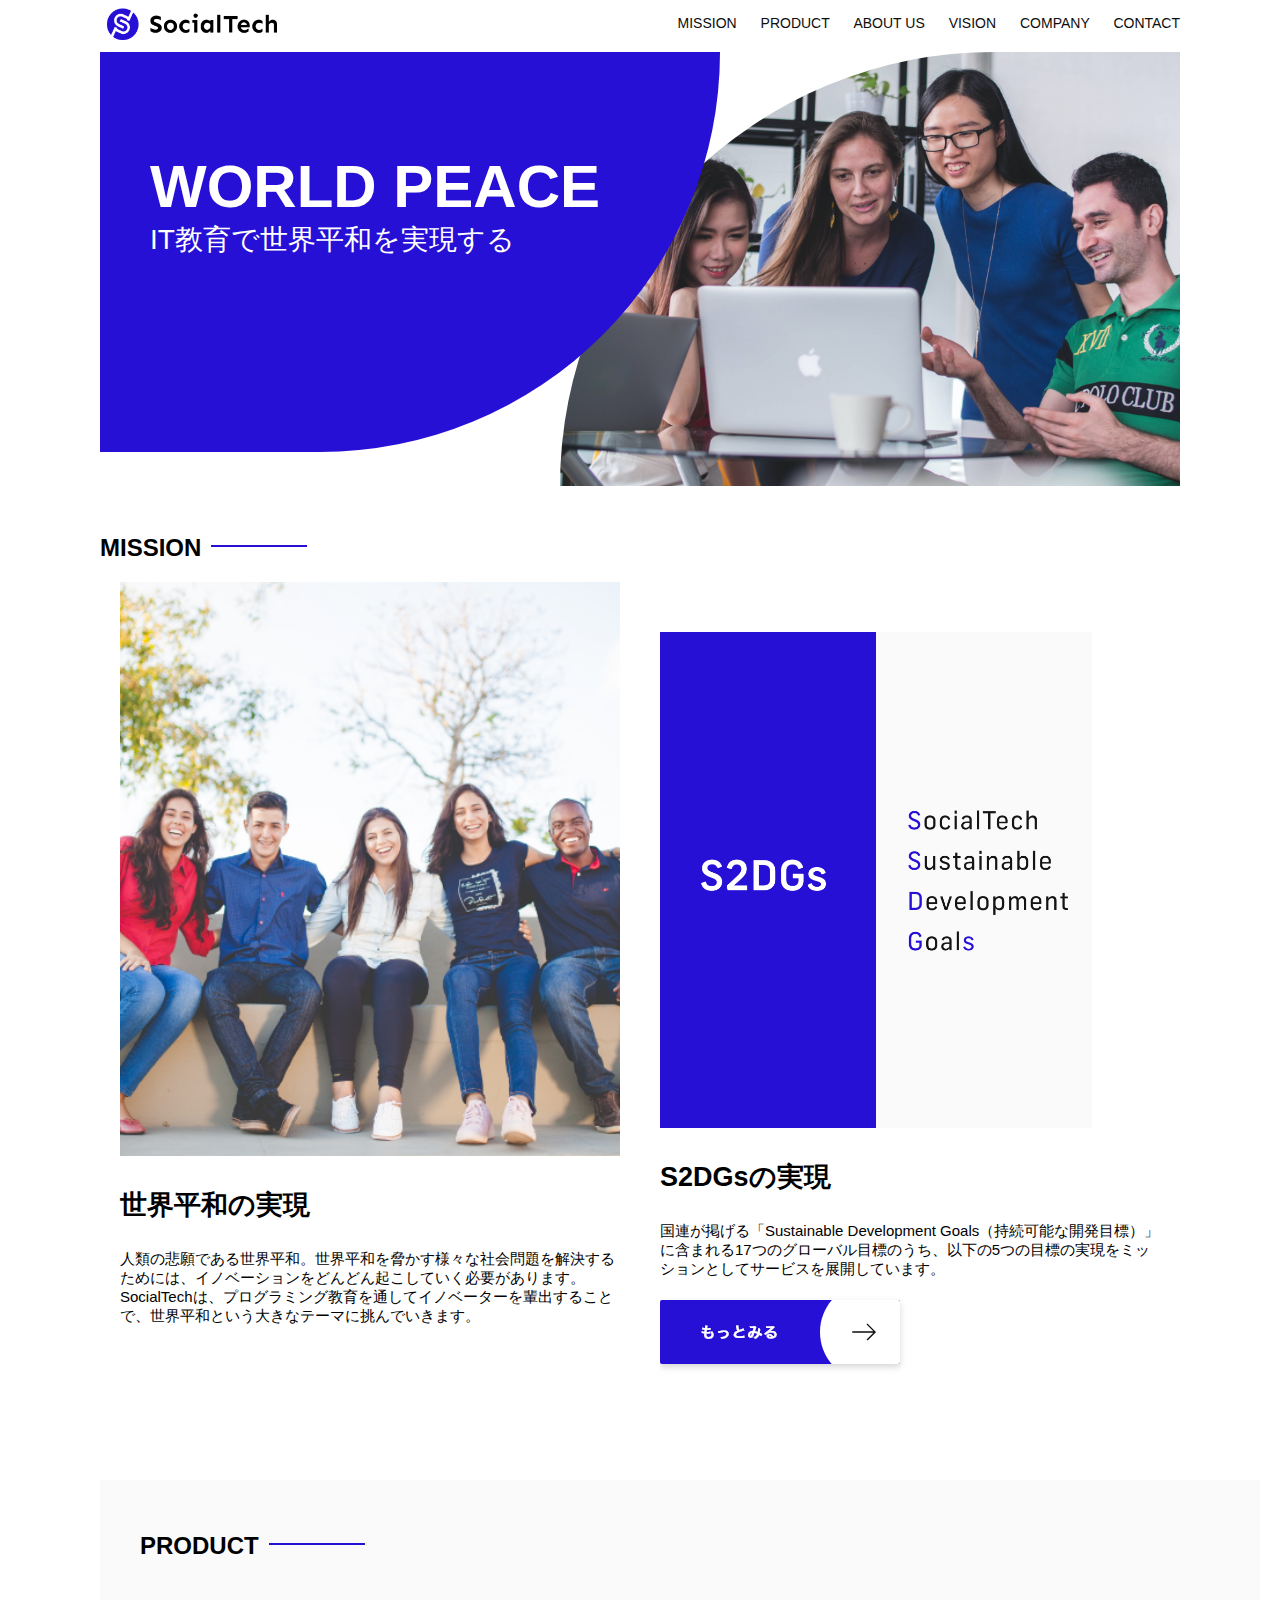
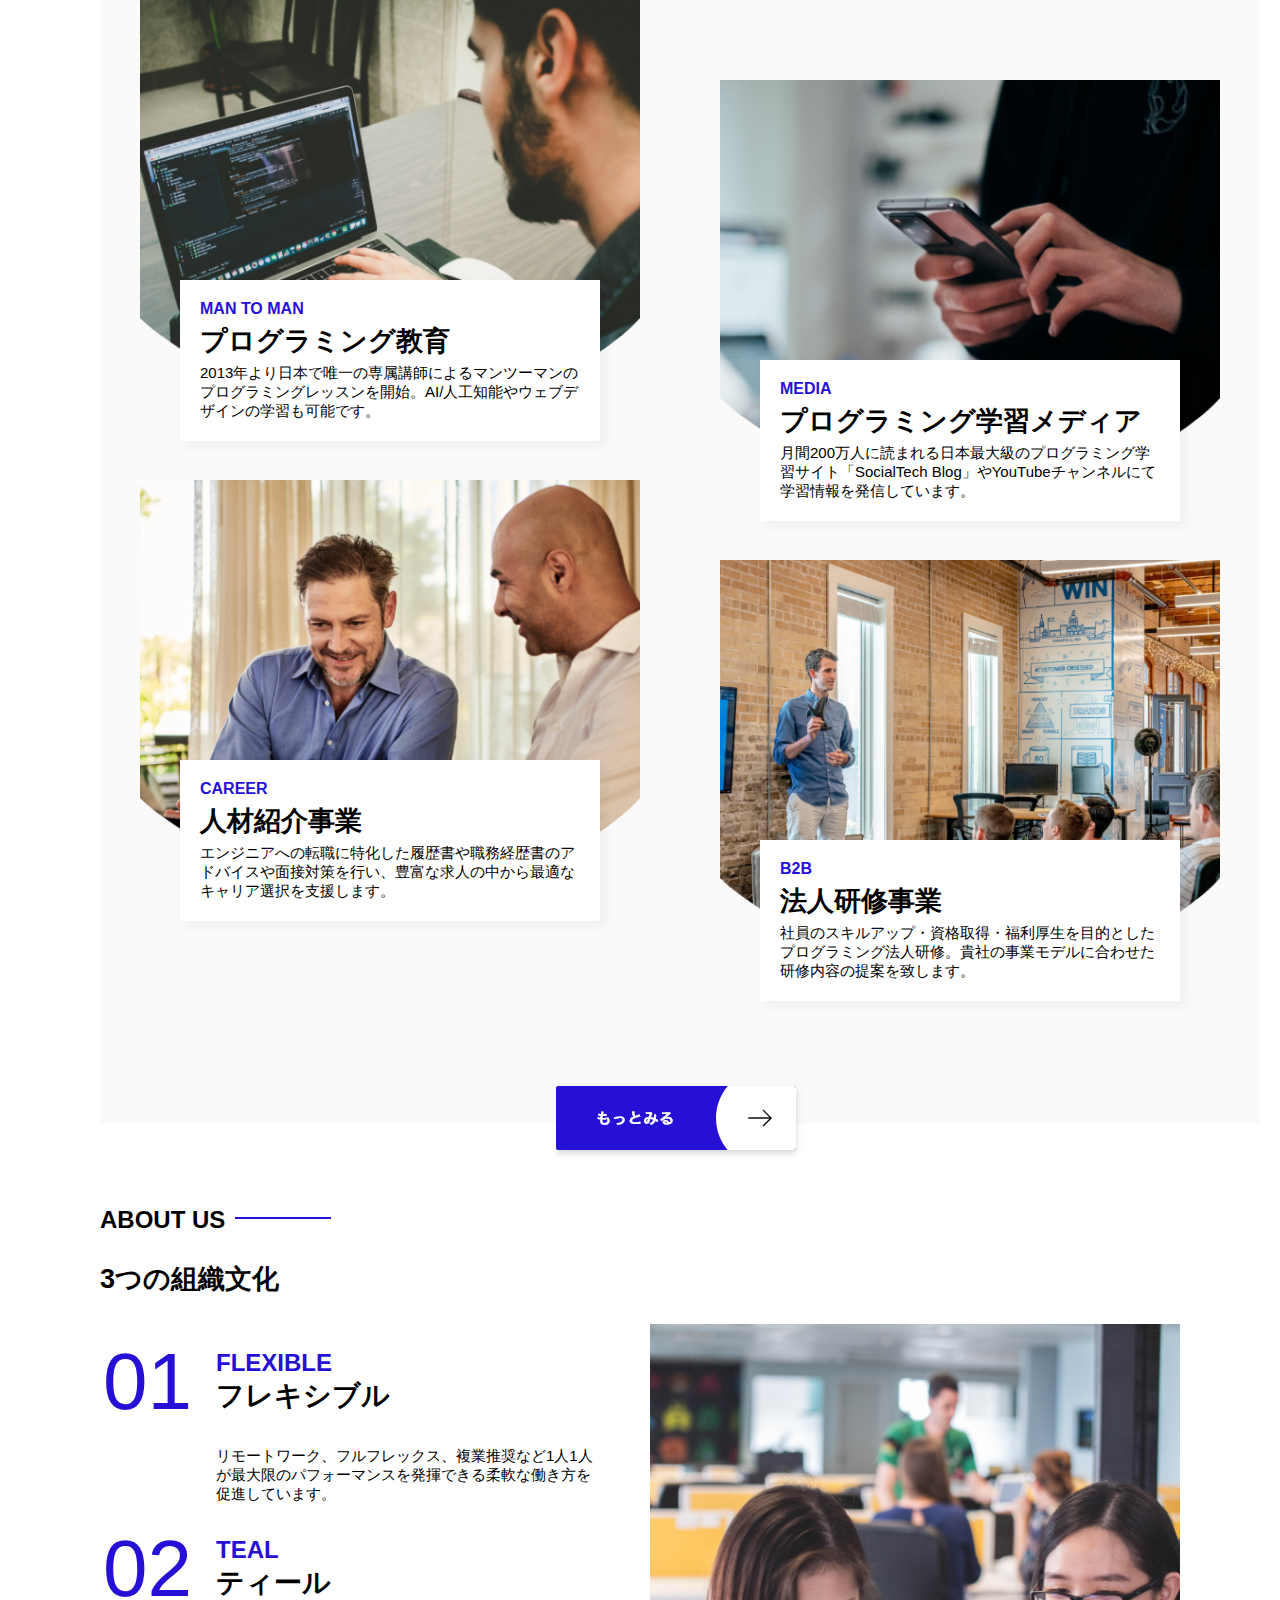
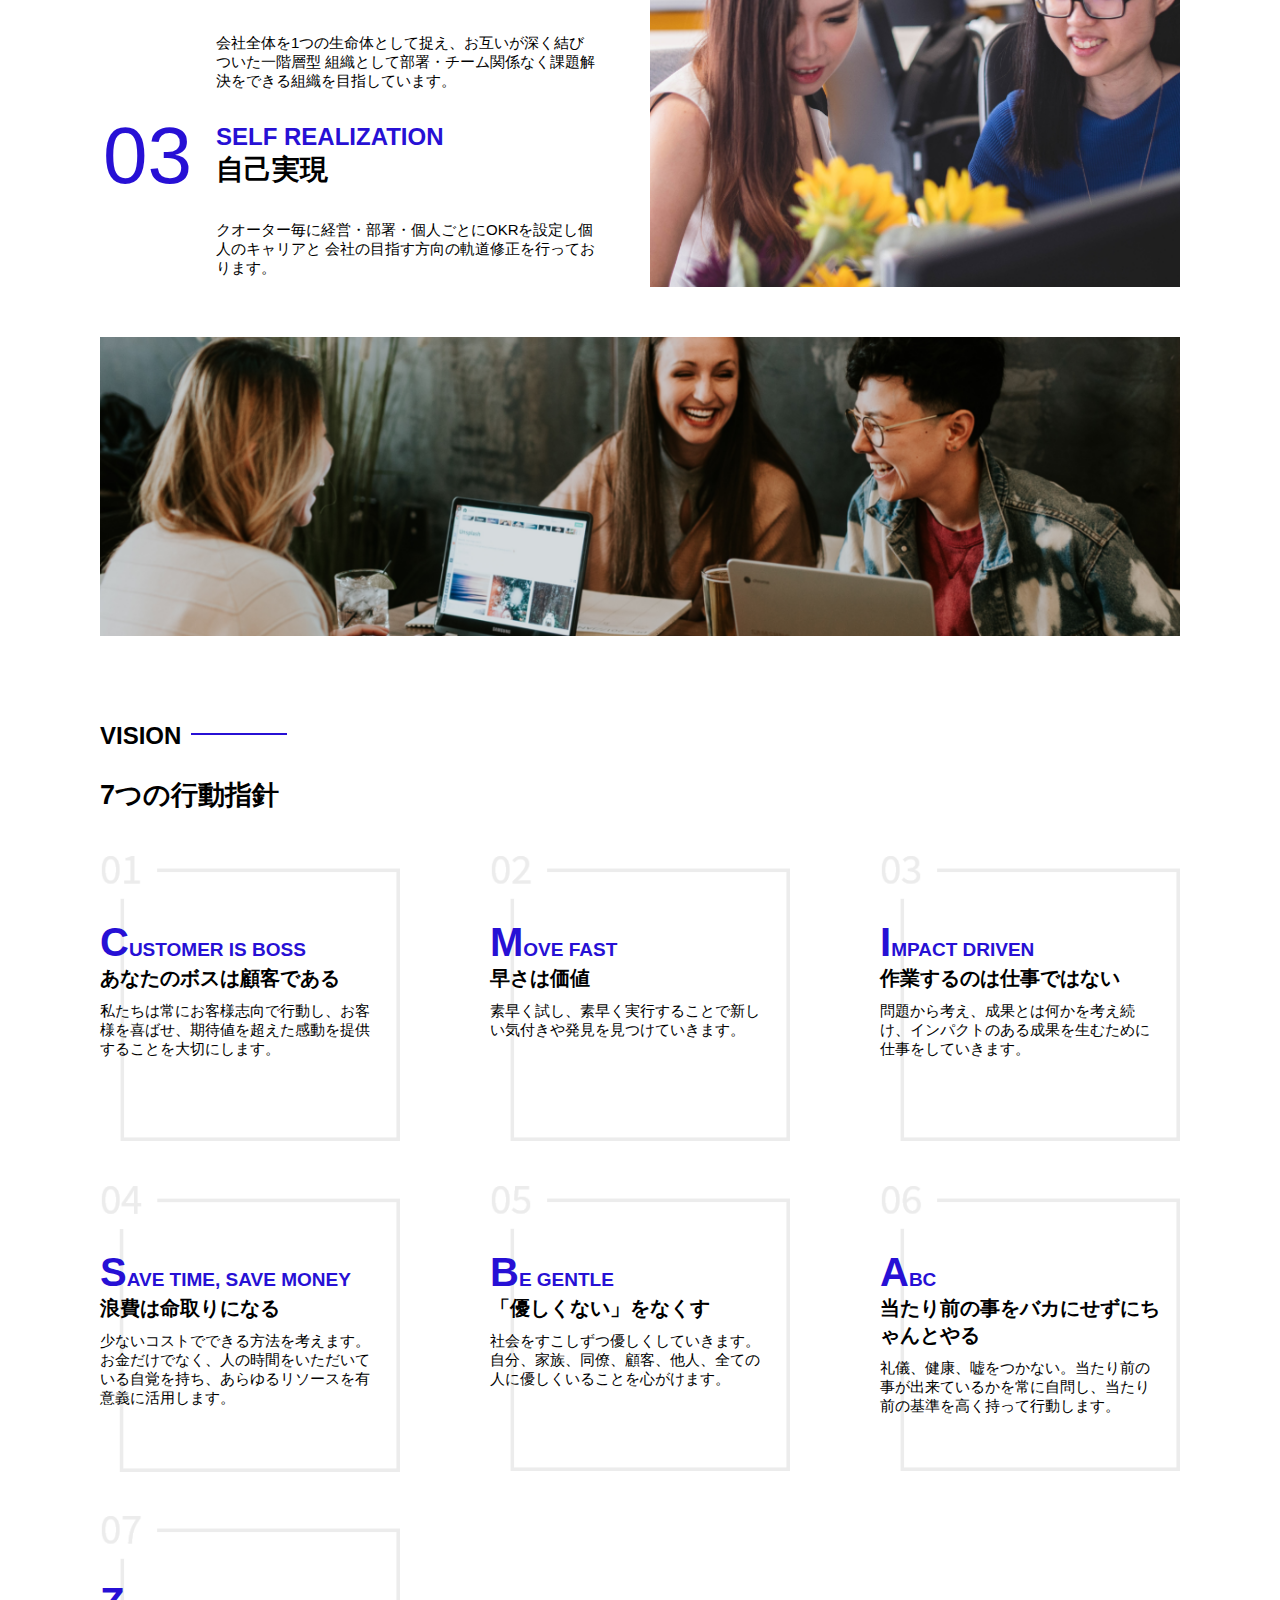
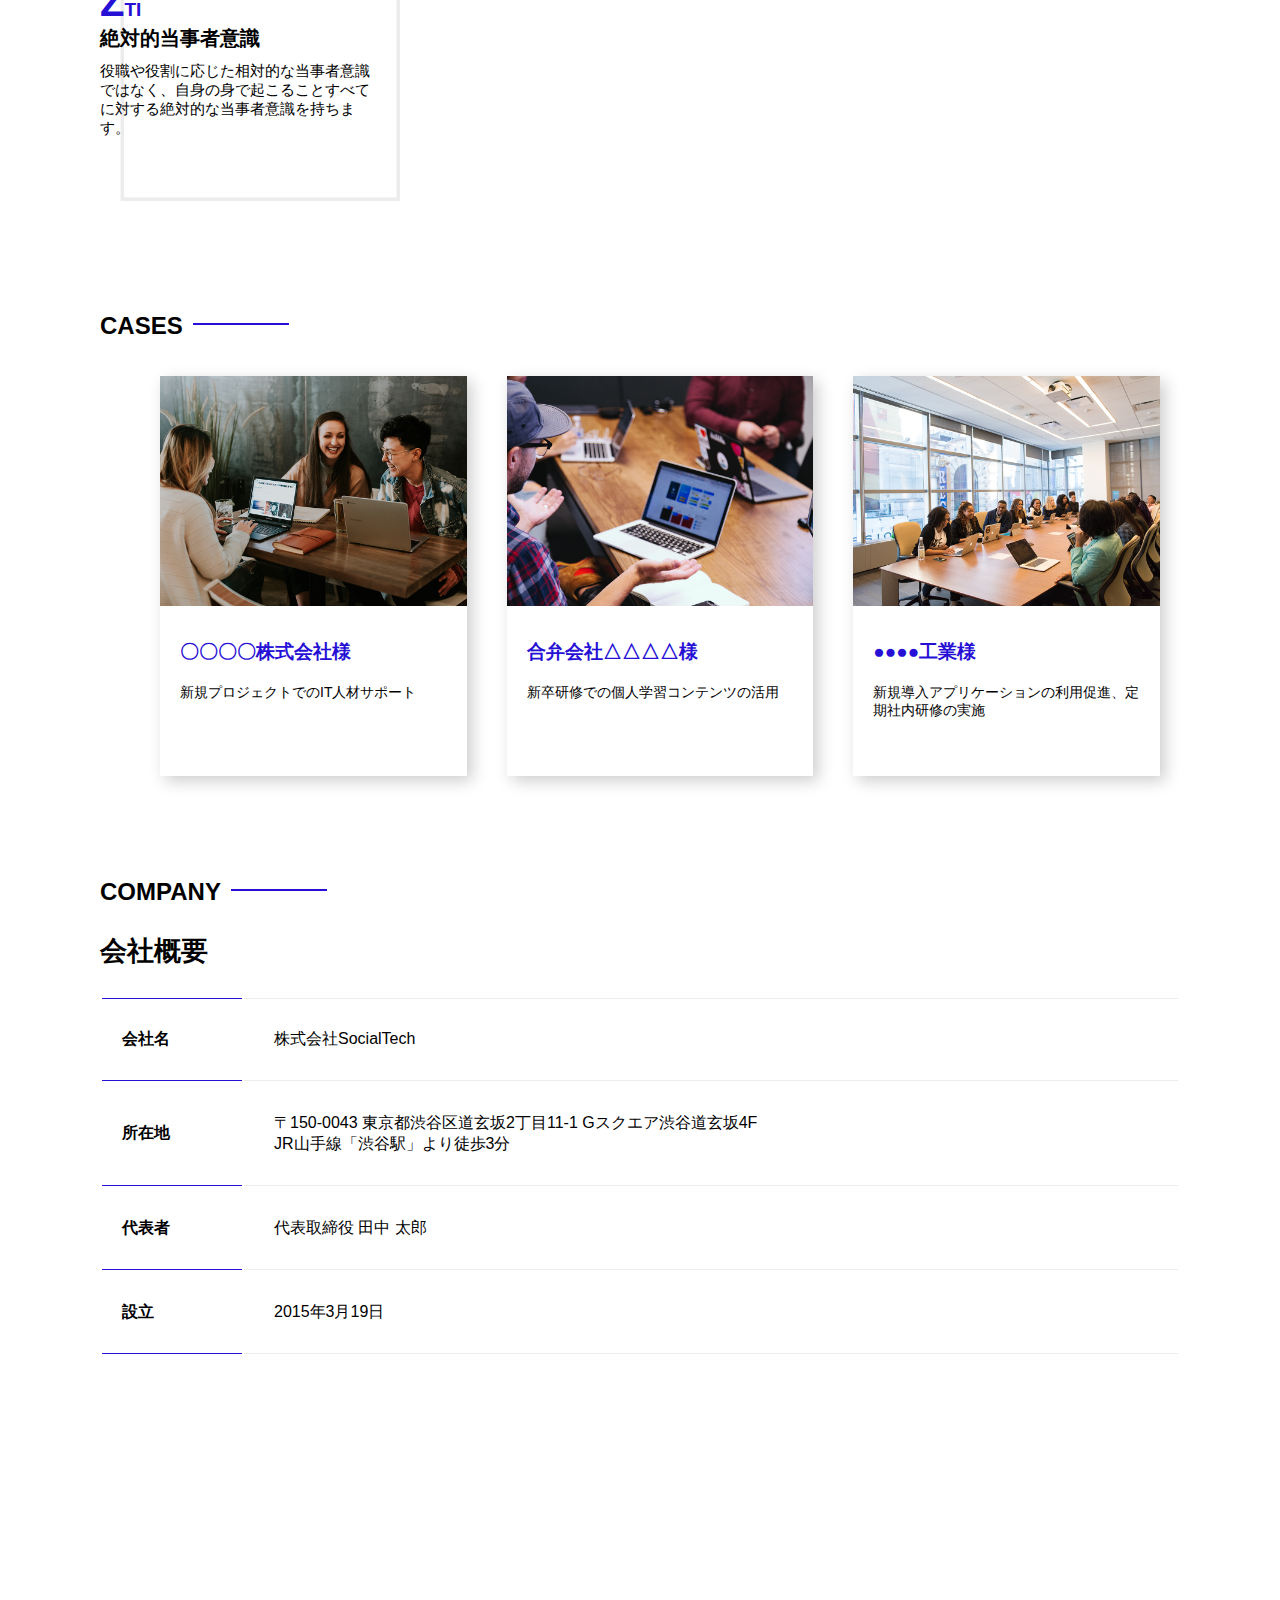
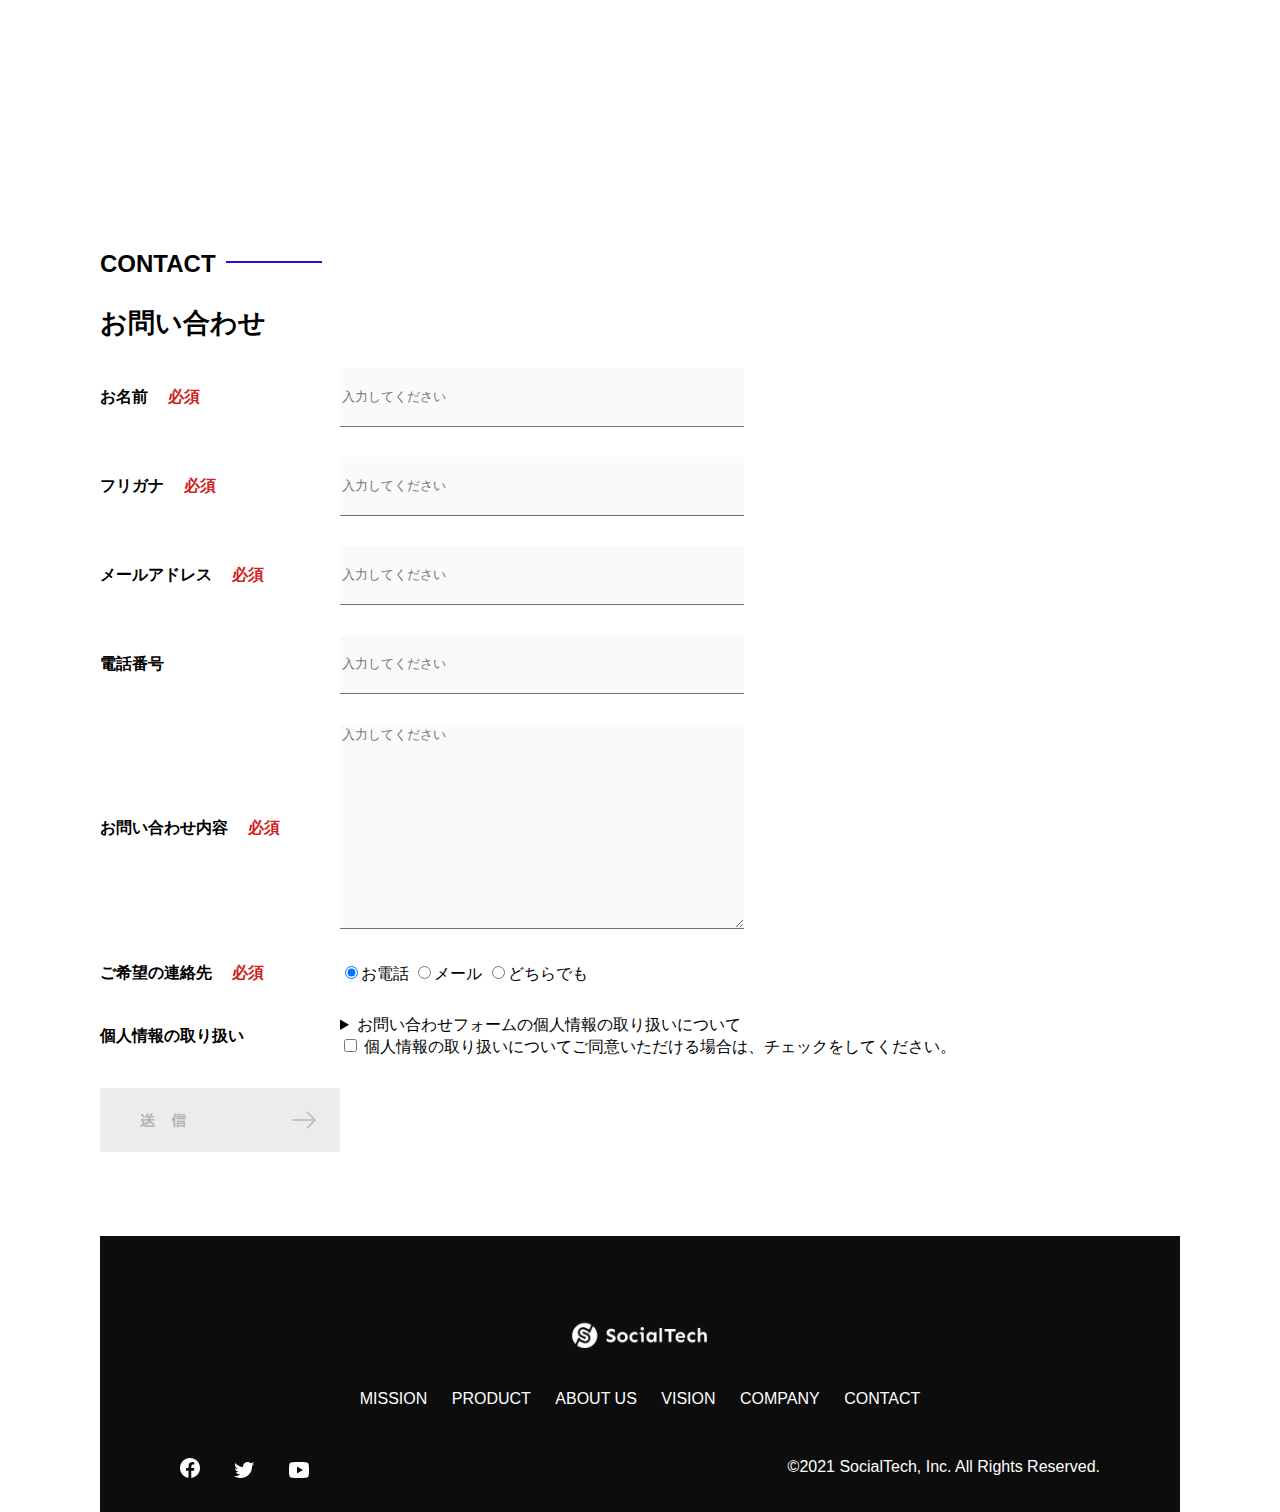
<file: kadai_012/index.html>
<!DOCTYPE html>
<html>
  <head>
    <title>SocialTech</title>
    <meta charset="UTF-8" />
    <meta
      name="description"
      content="SocialTechはEdTech業界のリーディングカンパニーを目指します。"
    />
    <meta name="viewport" content="width=device-width, initial-scale=1.0" />
    <link rel="stylesheet" href="style.css" />
  </head>
  <body>
    <!-- ヘッダー -->
    <header>
      <!-- ロゴ -->
      <a href="index.html" id="logo"
        ><img src="images/logo.png" alt="トップページに戻る"
      /></a>

      <!-- PC用ナビゲーション -->
      <nav id="nav-pc">
        <a href="mission.html">MISSION</a>
        <a href="product.html">PRODUCT</a>
        <a href="index.html#aboutus">ABOUT US</a>
        <a href="index.html#vision">VISION</a>
        <a href="index.html#company">COMPANY</a>
        <a href="index.html#contact">CONTACT</a>
      </nav>
      <!-- スマホ用メニューボタン -->
     <img id="menu-sp" src="images/button-menu.png" alt="ナビゲーションを開く" onclick="document.getElementById('nav-sp').style.display = 'block'">

      <!-- スマホ用ナビゲーション -->
     <nav id="nav-sp">
      <img id="close" src="images/button-close.png" alt="ナビゲーションを閉じる" onclick="document.getElementById('nav-sp').style.display = 'none'">
      <a id="logo-sp" href="index.html" onclick="document.getElementById('nav-sp').style.display = 'none'"><img
          src="images/logo-sp.png" alt="トップページに戻る"></a>
      <a class="menu" href="mission.html" onclick="document.getElementById('nav-sp').style.display = 'none'">MISSION</a>
      <a class="menu" href="product.html" onclick="document.getElementById('nav-sp').style.display = 'none'">PRODUCT</a>
      <a class="menu" href="index.html#aboutus" onclick="document.getElementById('nav-sp').style.display = 'none'">ABOUT
        US</a>
      <a class="menu" href="index.html#vision"
        onclick="document.getElementById('nav-sp').style.display = 'none'">VISION</a>
      <a class="menu" href="index.html#company"
        onclick="document.getElementById('nav-sp').style.display = 'none'">COMPANY</a>
      <a class="menu" href="index.html#contact"
        onclick="document.getElementById('nav-sp').style.display = 'none'">CONTACT</a>
      <div id="sns">
        <a href="https://www.facebook.com/sejuku2013"><img src="images/button-facebook.png" alt="Facebookのリンク"></a>
        <a href="https://twitter.com/samuraijuku"><img src="images/button-twitter.png" alt="Twitterのリンク"></a>
        <a href="https://www.youtube.com/channel/UCCFOQO5aDK0xXam4cUQXT8g"><img src="images/button-youtube.png" alt="YouTubeのリンク"></a>
      </div>
    </nav>
  </header>


    <main>
      <article>
        <!-- メインビジュアル -->
        <section id="main-visual">
          <div id="main-message">
            <h1>WORLD PEACE</h1>
            <p>IT教育で世界平和を実現する</p>
          </div>
          <img
            src="images/index/index-main.png"
            alt="PCの周りに集まる多国籍の仲間たち"
          />
        </section>
        <!--ミッション-->
        <section id="mission">
          <h2 class="index-h2">MISSION</h2>
          <div id="mission-flex">
            <div>
              <img
                id="mission-photo"
                src="images/index/index-mission.png"
                alt="屋外のベンチで写真を撮影する多国籍の仲間たち"
              />
              <h3>世界平和の実現</h3>
              <p>
                人類の悲願である世界平和。世界平和を脅かす様々な社会問題を解決するためには、イノベーションをどんどん起こしていく必要があります。SocialTechは、プログラミング教育を通してイノベーターを輩出することで、世界平和という大きなテーマに挑んでいきます。
              </p>
            </div>
            <div>
              <img id="s2dgs" src="images/index/s2dgs.png" alt="S2DGs" />
              <h3>S2DGsの実現</h3>
              <p>
                国連が掲げる「Sustainable Development
                Goals（持続可能な開発目標）」に含まれる17つのグローバル目標のうち、以下の5つの目標の実現をミッションとしてサービスを展開しています。
              </p>
              <a href="mission.html">
                <img src="images/button-more.png" alt="もっとみる" />
              </a>
            </div>
          </div>
        </section>
        <!-- プロダクト -->
        <section id="product">
          <h2 class="index-h2">PRODUCT</h2>
          <div>
            <div id="product-left">
              <div>
                <img
                  class="product-photo"
                  src="images/index/index-mantoman.png"
                  alt="PCでコードを書く男性"
                />
                <div class="product-explain">
                  <span>MAN TO MAN</span>
                  <h3>プログラミング教育</h3>
                  <p>
                    2013年より日本で唯一の専属講師によるマンツーマンのプログラミングレッスンを開始。AI/人工知能やウェブデザインの学習も可能です。
                  </p>
                </div>
              </div>
              <div>
                <img
                  class="product-photo"
                  src="images/index/index-career.png"
                  alt="笑顔で話し合う2人の男性"
                />
                <div class="product-explain">
                  <span>CAREER</span>
                  <h3>人材紹介事業</h3>
                  <p>
                    エンジニアへの転職に特化した履歴書や職務経歴書のアドバイスや面接対策を行い、豊富な求人の中から最適なキャリア選択を支援します。
                  </p>
                </div>
              </div>
            </div>
            <div id="product-right">
              <div>
                <img
                  class="product-photo"
                  src="images/index/index-media.png"
                  alt="スマートフォンを操作する人"
                />
                <div class="product-explain">
                  <span>MEDIA</span>
                  <h3>プログラミング学習メディア</h3>
                  <p>
                    月間200万人に読まれる日本最大級のプログラミング学習サイト「SocialTech
                    Blog」やYouTubeチャンネルにて学習情報を発信しています。
                  </p>
                </div>
              </div>
              <div>
                <img
                  class="product-photo"
                  src="images/index/index-b2b.png"
                  alt="講演中の男性とそれを聴く人々"
                />
                <div class="product-explain">
                  <span>B2B</span>
                  <h3>法人研修事業</h3>
                  <p>
                    社員のスキルアップ・資格取得・福利厚生を目的としたプログラミング法人研修。貴社の事業モデルに合わせた研修内容の提案を致します。
                  </p>
                </div>
              </div>
            </div>
          </div>
          <div>
            <a id="product-more" href="product.html">
              <img src="images/button-more.png" alt="もっとみる" />
            </a>
          </div>
        </section>
        <!---ABOUT US-->
        <section id="aboutus">
          <h2 class="index-h2">ABOUT US</h2>
          <h3>3つの組織文化</h3>
          <div>
            <table class="culture-table">
              <tr>
                <td>
                  <span class="culture-num">01</span>
                </td>
                <td>
                  <span class="culture-en">FLEXIBLE</span>
                  <span class="culture-jp">フレキシブル</span>
                </td>
              </tr>
              <tr>
                <td>
                  <!--空のセル-->
                </td>
                <td>
                  <p class="culture-description">
                    リモートワーク、フルフレックス、複業推奨など1人1人が最大限のパフォーマンスを発揮できる柔軟な働き方を促進しています。
                  </p>
                </td>
              </tr>
              <tr>
                <td>
                  <span class="culture-num">02</span>
                </td>
                <td>
                  <span class="culture-en">TEAL</span>
                  <span class="culture-jp">ティール</span>
                </td>
              </tr>
              <tr>
                <td>
                  <!--空のセル-->
                </td>
                <td>
                  <p class="culture-description">
                    会社全体を1つの生命体として捉え、お互いが深く結びついた一階層型
                    組織として部署・チーム関係なく課題解決をできる組織を目指しています。
                  </p>
                </td>
              </tr>
              <tr>
                <td>
                  <span class="culture-num">03</span>
                </td>
                <td>
                  <span class="culture-en">SELF REALIZATION</span>
                  <span class="culture-jp">自己実現</span>
                </td>
              </tr>
              <tr>
                <td>
                  <!--空のセル-->
                </td>
                <td>
                  <p class="culture-description">
                    クオーター毎に経営・部署・個人ごとにOKRを設定し個人のキャリアと
                    会社の目指す方向の軌道修正を行っております。
                  </p>
                </td>
              </tr>
            </table>
            <img
              class="culture-img"
              src="images/index/index-aboutus1.png"
              alt="笑顔で話し合う2人の女性"
            />
          </div>
          <img
            class="culture-img2"
            src="images/index/index-aboutus2.png"
            alt="笑顔で話し合う3人の男女"
          />
        </section>
        <!-- VISION -->
        <section id="vision">
          <h2 class="index-h2">VISION</h2>
          <h3>7つの行動指針</h3>
          <div>
            <div class="vision-box">
              <img src="images/index/vision-01.png" alt="01" />
              <span>
                <h4>CUSTOMER IS BOSS</h4>
                <h5>あなたのボスは顧客である</h5>
                <p>
                  私たちは常にお客様志向で行動し、お客様を喜ばせ、期待値を超えた感動を提供することを大切にします。
                </p>
              </span>
            </div>
            <div class="vision-box">
              <img src="images/index/vision-02.png" alt="02" />
              <span>
                <h4>MOVE FAST</h4>
                <h5>早さは価値</h5>
                <p>
                  素早く試し、素早く実行することで新しい気付きや発見を見つけていきます。
                </p>
              </span>
            </div>
            <div class="vision-box">
              <img src="images/index/vision-03.png" alt="03" />
              <span>
                <h4>IMPACT DRIVEN</h4>
                <h5>作業するのは仕事ではない</h5>
                <p>
                  問題から考え、成果とは何かを考え続け、インパクトのある成果を生むために仕事をしていきます。
                </p>
              </span>
            </div>
            <div class="vision-box">
              <img src="images/index/vision-04.png" alt="04" />
              <span>
                <h4>SAVE TIME, SAVE MONEY</h4>
                <h5>浪費は命取りになる</h5>
                <p>
                  少ないコストでできる方法を考えます。お金だけでなく、人の時間をいただいている自覚を持ち、あらゆるリソースを有意義に活用します。
                </p>
              </span>
            </div>
            <div class="vision-box">
              <img src="images/index/vision-05.png" alt="05" />
              <span>
                <h4>BE GENTLE</h4>
                <h5>「優しくない」をなくす</h5>
                <p>
                  社会をすこしずつ優しくしていきます。自分、家族、同僚、顧客、他人、全ての人に優しくいることを心がけます。
                </p>
              </span>
            </div>
            <div class="vision-box">
              <img src="images/index/vision-06.png" alt="06" />
              <span>
                <h4>ABC</h4>
                <h5>当たり前の事をバカにせずにちゃんとやる</h5>
                <p>
                  礼儀、健康、嘘をつかない。当たり前の事が出来ているかを常に自問し、当たり前の基準を高く持って行動します。
                </p>
              </span>
            </div>
            <div class="vision-box">
              <img src="images/index/vision-07.png" alt="07" />
              <span>
                <h4>ZTI</h4>
                <h5>絶対的当事者意識</h5>
                <p>
                  役職や役割に応じた相対的な当事者意識ではなく、自身の身で起こることすべてに対する絶対的な当事者意識を持ちます。
                </p>
              </span>
            </div>
          </div>
        </section>
        <!-- CASES -->
         <section id="cases">
          <h2 class="index-h2">CASES</h2>
          <ul>
            <li class="case-card">
              <img class="case-img" src="images/index/case-1.png" alt="仲良く語り合う3人">
              <div class="case-info">
                <h3 class="case-name">〇〇〇〇株式会社様</h3>
                <p class="case-content">新規プロジェクトでのIT人材サポート</p>
              </div>
            </li>
            <li class="case-card">
              <img class="case-img" src="images/index/case-2.png" alt="PCでコンテンツを見る">
              <div class="case-info">
                <h3 class="case-name">合弁会社△△△△様</h3>
                <p class="case-content">新卒研修での個人学習コンテンツの活用</p>
              </div>
            </li>
            <li class="case-card">
              <img  class="case-img" src="images/index/case-3.png" alt="社内研修中の会議室">
              <div class="case-info">
                <h3 class="case-name">●●●●工業様</h3>
                <p class="case-content">新規導入アプリケーションの利用促進、定期社内研修の実施</p>
              </div>
            </li>
          </ul>
         </section>

        <!-- COMPANY -->
        <section id="company">
          <h2 class="index-h2">COMPANY</h2>
          <h3>会社概要</h3>
          <table id="company-table">
            <tr>
              <th class="tableheader-first">会社名</th>
              <td class="cell-first">株式会社SocialTech</td>
            </tr>
            <tr>
              <th class="tableheader">所在地</th>
              <td class="cell">
                〒150-0043 東京都渋谷区道玄坂2丁目11-1 Gスクエア渋谷道玄坂4F<br />JR山手線「渋谷駅」より徒歩3分
              </td>
            </tr>
            <tr>
              <th class="tableheader">代表者</th>
              <td class="cell">代表取締役 田中 太郎</td>
            </tr>
            <tr>
              <th class="tableheader">設立</th>
              <td class="cell">2015年3月19日</td>
            </tr>
          </table>
          <iframe
            src="https://www.google.com/maps/embed?pb=!1m18!1m12!1m3!1d3241.7759544892483!2d139.69399665123464!3d35.65789123876098!2m3!1f0!2f0!3f0!3m2!1i1024!2i768!4f13.1!3m3!1m2!1s0x60188caa0042e8d1%3A0xba130bea826a7aa2!2z44CSMTUwLTAwNDMg5p2x5Lqs6YO95riL6LC35Yy66YGT546E5Z2C77yS5LiB55uu77yR77yR4oiS77yR!5e0!3m2!1sja!2sjp!4v1636872991912!5m2!1sja!2sjp"
            style="border: 0"
            allowfullscreen=""
            loading="lazy"
          >
          </iframe>
        </section>
        <!-- お問い合わせフォーム -->
        <section id="contact">
          <h2 class="index-h2">CONTACT</h2>
          <h3>お問い合わせ</h3>
          <form>
            <div>
              <div class="contact-heading">
                <label class="contact-label"
                  >お名前<span class="contact-span">必須</span></label
                >
              </div>
              <div class="contact-form">
                <input
                  type="text"
                  name="name"
                  placeholder="入力してください"
                  class="contact-textbox">
              </div>
            </div>
            <div>
              <div class="contact-heading">
                <label class="contact-label"
                  >フリガナ<span class="contact-span">必須</span></label
                >
              </div>
              <div>
                <input
                  type="text"
                  name="hurigana"
                  placeholder="入力してください"
                  class="contact-textbox"
                />
              </div>
            </div>
            <div>
              <div class="contact-heading">
                <label class="contact-label"
                  >メールアドレス<span class="contact-span">必須</span></label
                >
              </div>
              <div>
                <input
                  type="text"
                  name="email"
                  placeholder="入力してください"
                  class="contact-textbox"
                />
              </div>
            </div>
            <div>
              <div class="contact-heading">
                <label class="contact-label">電話番号</label>
              </div>
              <div>
                <input
                  type="text"
                  name="tel"
                  placeholder="入力してください"
                  class="contact-textbox"
                />
              </div>
            </div>
            <div>
              <div class="contact-heading">
                <label class="contact-label"
                  >お問い合わせ内容<span class="contact-span">必須</span></label
                >
              </div>
              <div>
                <textarea
                  class="contact-textarea"
                  placeholder="入力してください"
                  name="message"
                ></textarea>
              </div>
            </div>
            <div>
              <div class="contact-heading">
                <label class="contact-label"
                  >ご希望の連絡先<span class="contact-span">必須</span></label
                >
              </div>
              <div>
                <input
                  class="radiobutton"
                  type="radio"
                  value="tel"
                  name="contact"
                  checked
                /><label>お電話</label>
                <input
                  class="radiobutton"
                  type="radio"
                  value="mail"
                  name="contact"
                /><label>メール</label>
                <input
                  class="radiobutton"
                  type="radio"
                  value="both"
                  name="contact"
                /><label>どちらでも</label>
              </div>
            </div>
            <div>
              <div class="contact-heading">
                <label class="contact-label">個人情報の取り扱い</label>
              </div>
              <div>
                <details>
                  <summary>
                    お問い合わせフォームの個人情報の取り扱いについて
                  </summary>
                  <div>
                    <span>１．組織の名称又は氏名</span><br />
                    株式会社SocialTech<br /><br />
                    <span
                      >２．個人情報保護管理者（若しくはその代理人）の氏名又は職名、所属及び連絡先
                      鈴木 一郎 コーポレート部</span
                    ><br />
                    メールアドレス：support@socialtech.net<br />
                    TEL：03-xxxx-xxxx<br />
                    <span>３．個人情報の利用目的</span><br />
                    ・本サービス及び本サービスに関連する情報の提供又はそれらに関する連絡のため<br />
                    ・ユーザーの本人確認のため<br />
                    ・当社サービスのご案内のため<br />
                    ・当社の商品等の広告または宣伝（電子メールによるものを含むものとします。）<br /><br />
                    <span>４．個人情報の取り扱い業務の委託</span><br />
                    個人情報の取扱業務の全部または一部を外部に業務委託する場合があります。<br />
                    その際、弊社は、個人情報を適切に保護できる管理体制を敷き実行していることを条件として<br />
                    委託先を厳選したうえで、機密保持契約を委託先と締結し、お客様の個人情報を厳密に管理させます。<br /><br />
                    <span>５．個人情報の開示等の請求</span><br />
                    お客様は、弊社に対してご自身の個人情報の開示等（利用目的の通知、開示、内容の訂正・追加・削除、利用の停止または消去、第三者への提供の停止）に関して、当社問合わせ窓口に申し出ることができます。<br />
                    その際、弊社はお客様ご本人を確認させていただいたうえで、合理的な期間内に対応いたします。<br /><br />
                    なお、個人情報に関する弊社問合わせ先は、次の通りです。<br /><br />
                    株式会社SocialTech　個人情報問合せ窓口<br />
                    〒150-0043　東京都渋谷区道玄坂2丁目11-1 Ｇスクエア渋谷道玄坂
                    4F<br />
                    メールアドレス：support@socialtech.net　TEL：03-xxxx-xxxx<br /><br />
                    <span>６．個人情報を提供されることの任意性について</span
                    ><br /><br />
                    お客様がご自身の個人情報を弊社に提供されるか否かは、お客様のご判断によりますが、もしご提供されない場合には、適切なサービスが提供できない場合がありますので予めご了承ください。
                  </div>
                </details>
                <input type="checkbox" name="agree" />
                <span
                  >個人情報の取り扱いについてご同意いただける場合は、チェックをしてください。</span
                >
              </div>
            </div>
            <input
              type="image"
              value="Submit"
              src="images/button-submit.png"
              alt="送信する"
            />
          </form>
        </section>
      </article>
      <footer>
        <div id="footer-logo">
          <img src="images/logo-sp.png" alt="SocialTech" />
        </div>
        <div id="footer-link">
          <a href="mission.html">MISSION</a>
          <a href="product.html">PRODUCT</a>
          <a href="index.html#aboutus">ABOUT US</a>
          <a href="index.html#vision">VISION</a>
          <a href="index.html#company">COMPANY</a>
          <a href="index.html#contact">CONTACT</a>
        </div>
        <div id="sns-footer">
          <a href="https://www.facebook.com/sejuku2013"
            ><img src="images/button-facebook.png" alt="Facebookのリンク"
          /></a>
          <a href="https://twitter.com/samuraijuku"
            ><img src="images/button-twitter.png" alt="Twitterのリンク"
          /></a>
          <a href="https://www.youtube.com/channel/UCCFOQO5aDK0xXam4cUQXT8g"
            ><img src="images/button-youtube.png" alt="YouTubeのリンク"
          /></a>
          <span id="copyright"
            >&copy;2021 SocialTech, Inc. All Rights Reserved.
          </span>
        </div>
      </footer>
    </main>
  </body>
</html>
</file>
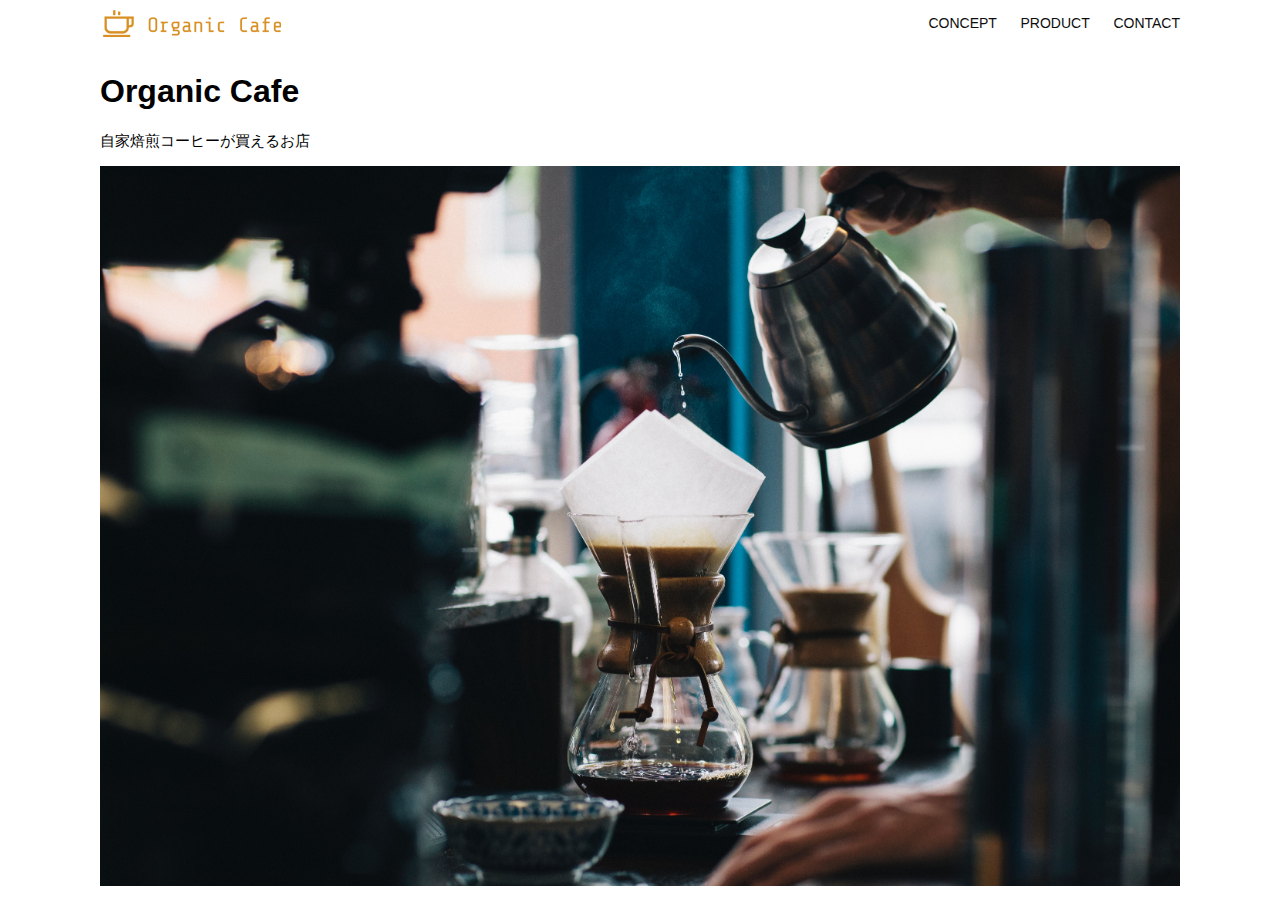
<file: kadai_013/index.html>
<!DOCTYPE html>
<html>
  <head>
    <title>Organic Cafe</title>
    <meta charset="UTF-8" />
    <meta name="description" content="自家焙煎のコーヒーがお家で楽しめるOrganic Cafe"/>
    <meta name="viewport" content="width=device-width, initial-scale=1.0" />
    <link rel="stylesheet" href="style.css" />
  </head>
  <body>
    <!-- ヘッダー -->
    <header>
      <!-- ロゴ -->
      <a href="index.html" id="logo"><img src="images/logo.png" alt="トップページに戻る"/></a>

      <!-- PC用ナビゲーション -->
      <nav id="nav-pc">
        <a href="index.html#concept">CONCEPT</a>
        <a href="index.html#product">PRODUCT</a>
        <a href="index.html#contact">CONTACT</a>
      </nav>

      <!-- スマホ用メニューボタン -->
     <img id="menu-sp" src="images/button-menu.png" alt="ナビゲーションを開く" onclick="document.getElementById('nav-sp').style.display = 'block'">

     <!-- スマホ用ナビゲーション -->
      <nav id="nav-sp">
        <img id="close" src="images/button-close.png" alt="ナビゲーションを閉じる" onclick="document.getElementById('nav-sp').style.display = 'none'">
        <a id="logo-sp" href="index.html" onclick="document.getElementById('nav-sp').style.display = 'none'">
          <img src="images/logo-sp.png" alt="トップページに戻る"></a>
        <a class="menu" href="index.html#concept" onclick="document.getElementById('nav-sp').style.display = 'none'">CONCEPT</a>
        <a class="menu" href="index.html#product" onclick="document.getElementById('nav-sp').style.display = 'none'">PRODUCT</a>
        <a class="menu" href="index.html#contact" onclick="document.getElementById('nav-sp').style.display = 'none'">CONTACT</a>
        
      </nav>
    </header>


    <main>
      <article>
        <!-- メインビジュアル -->
        <section id="main-visual">
          <div id="main-message">
            <h1>Organic Cafe</h1>
            <p>自家焙煎コーヒーが買えるお店</p>
          </div>
          <img src="images/main-image.jpg" alt="コーヒーをハンドドリップで淹れる画像"/>
        </section>
      </article>
    </main>
  </body>
</html>
</file>
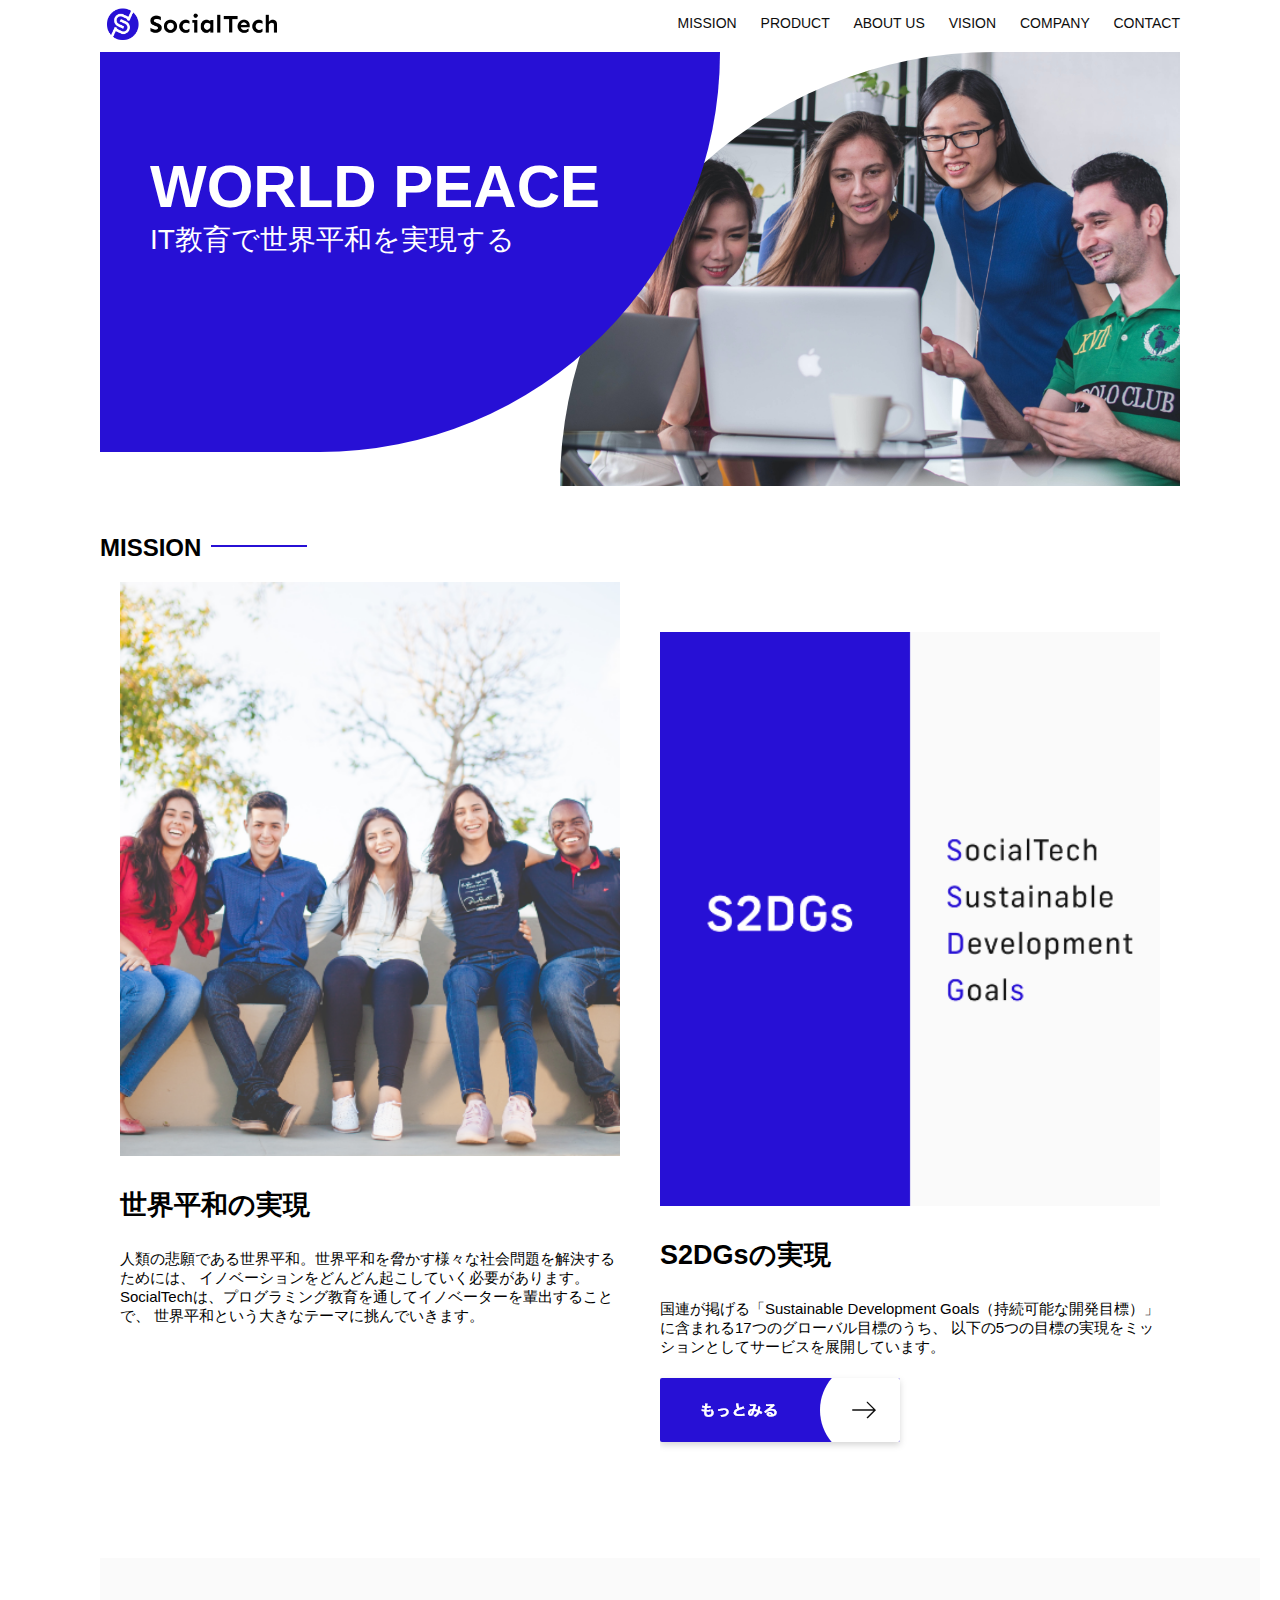
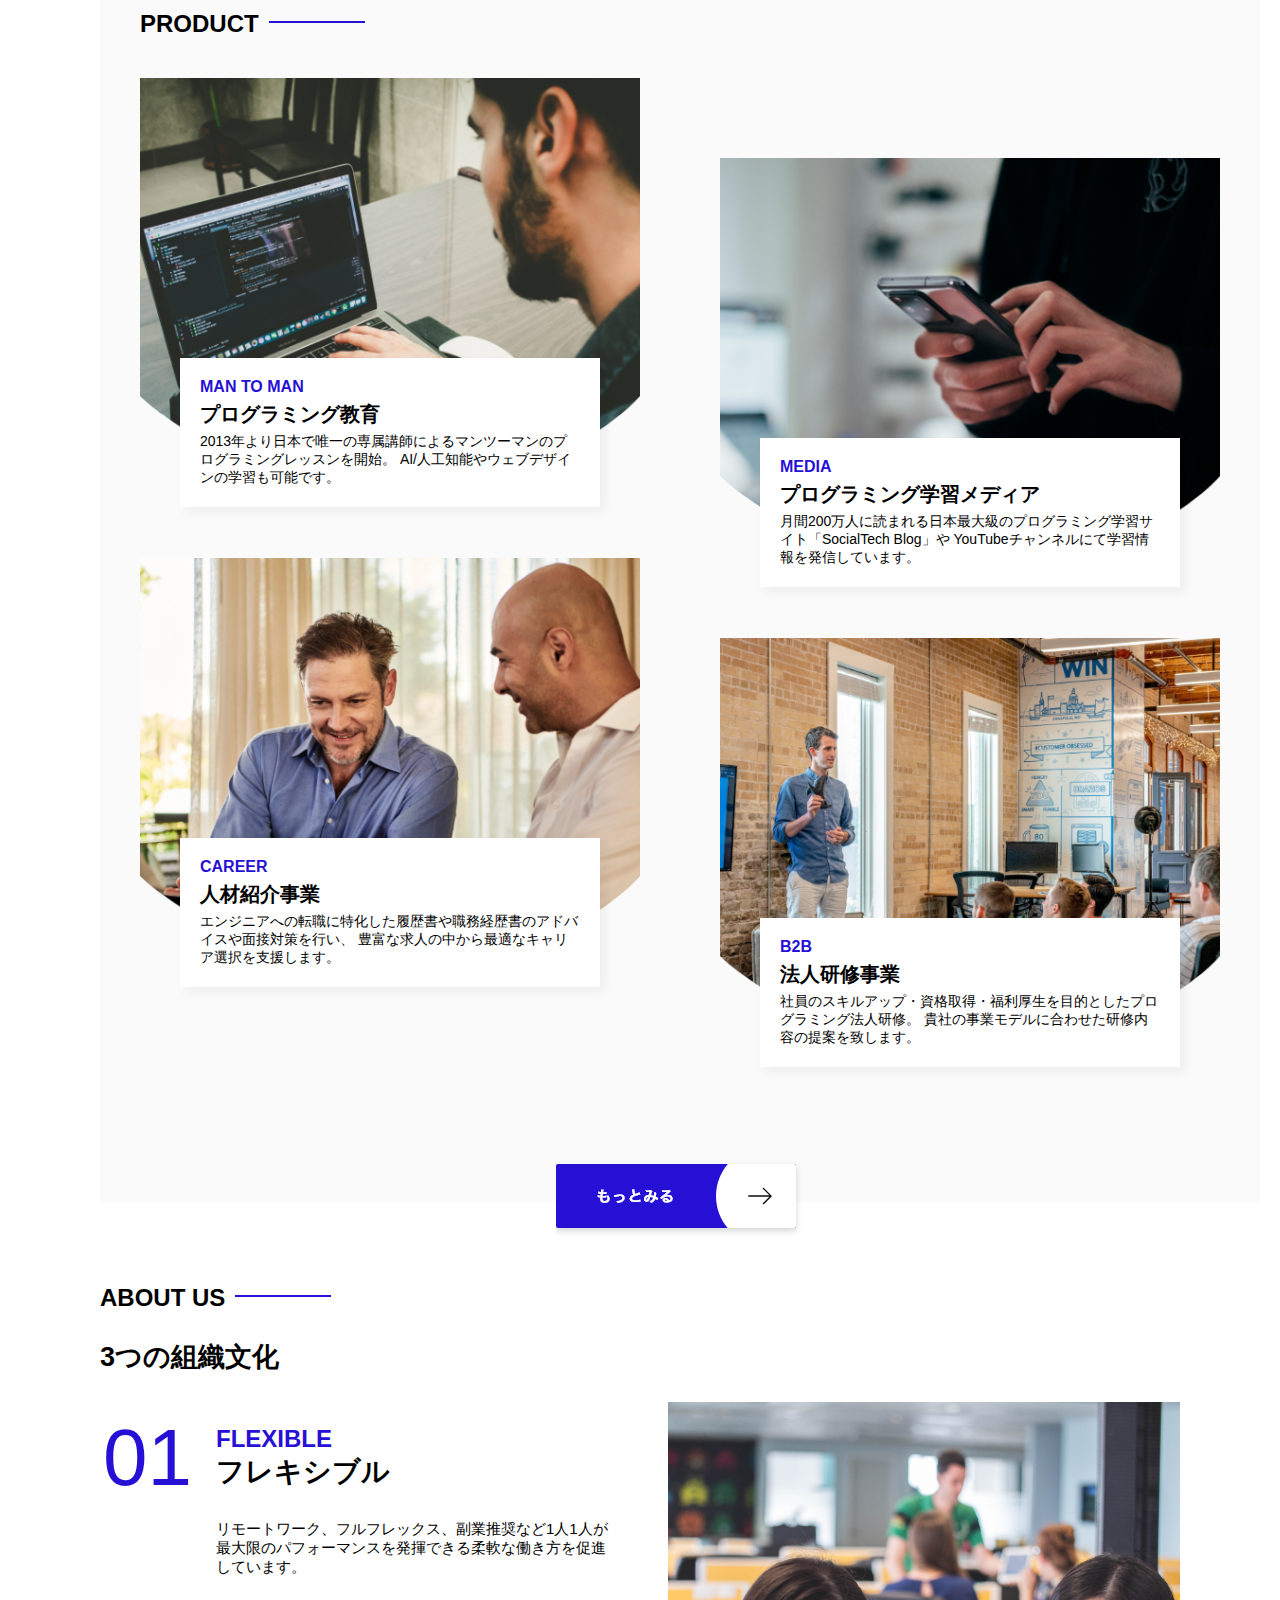
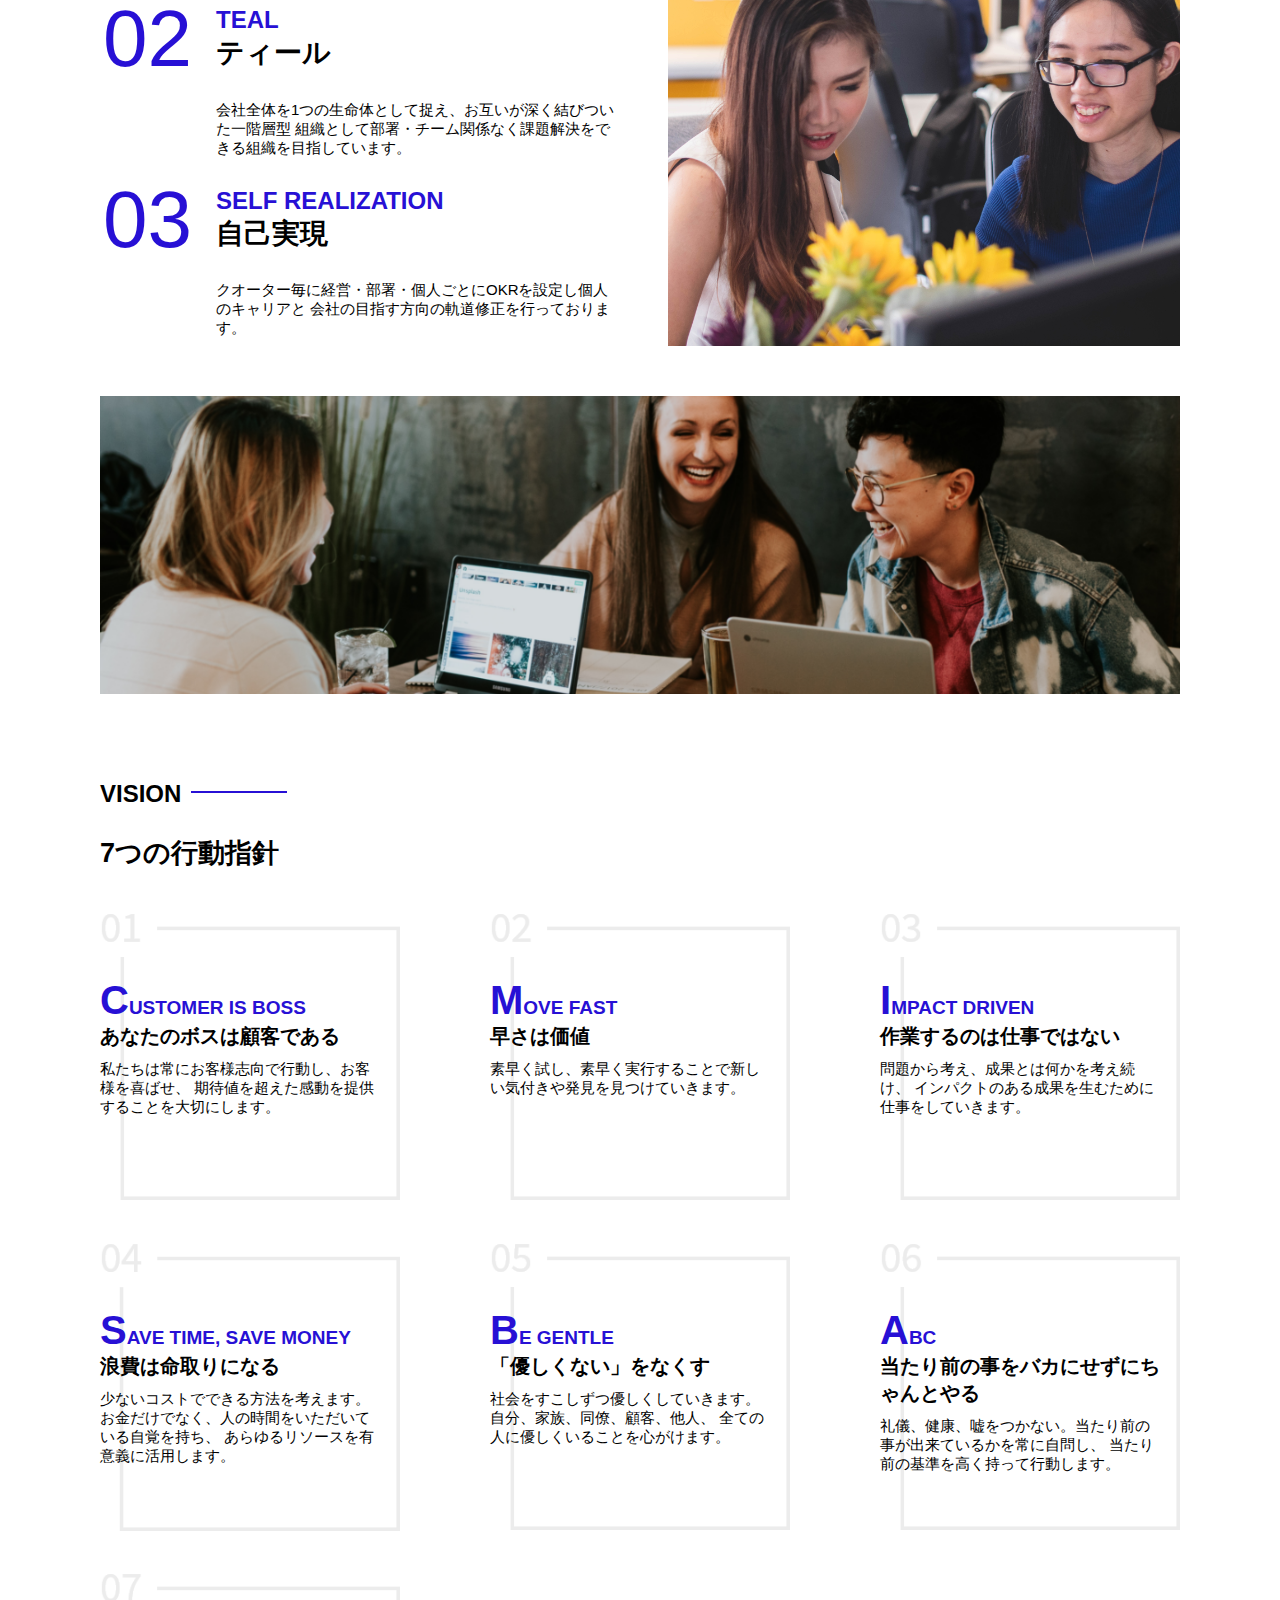
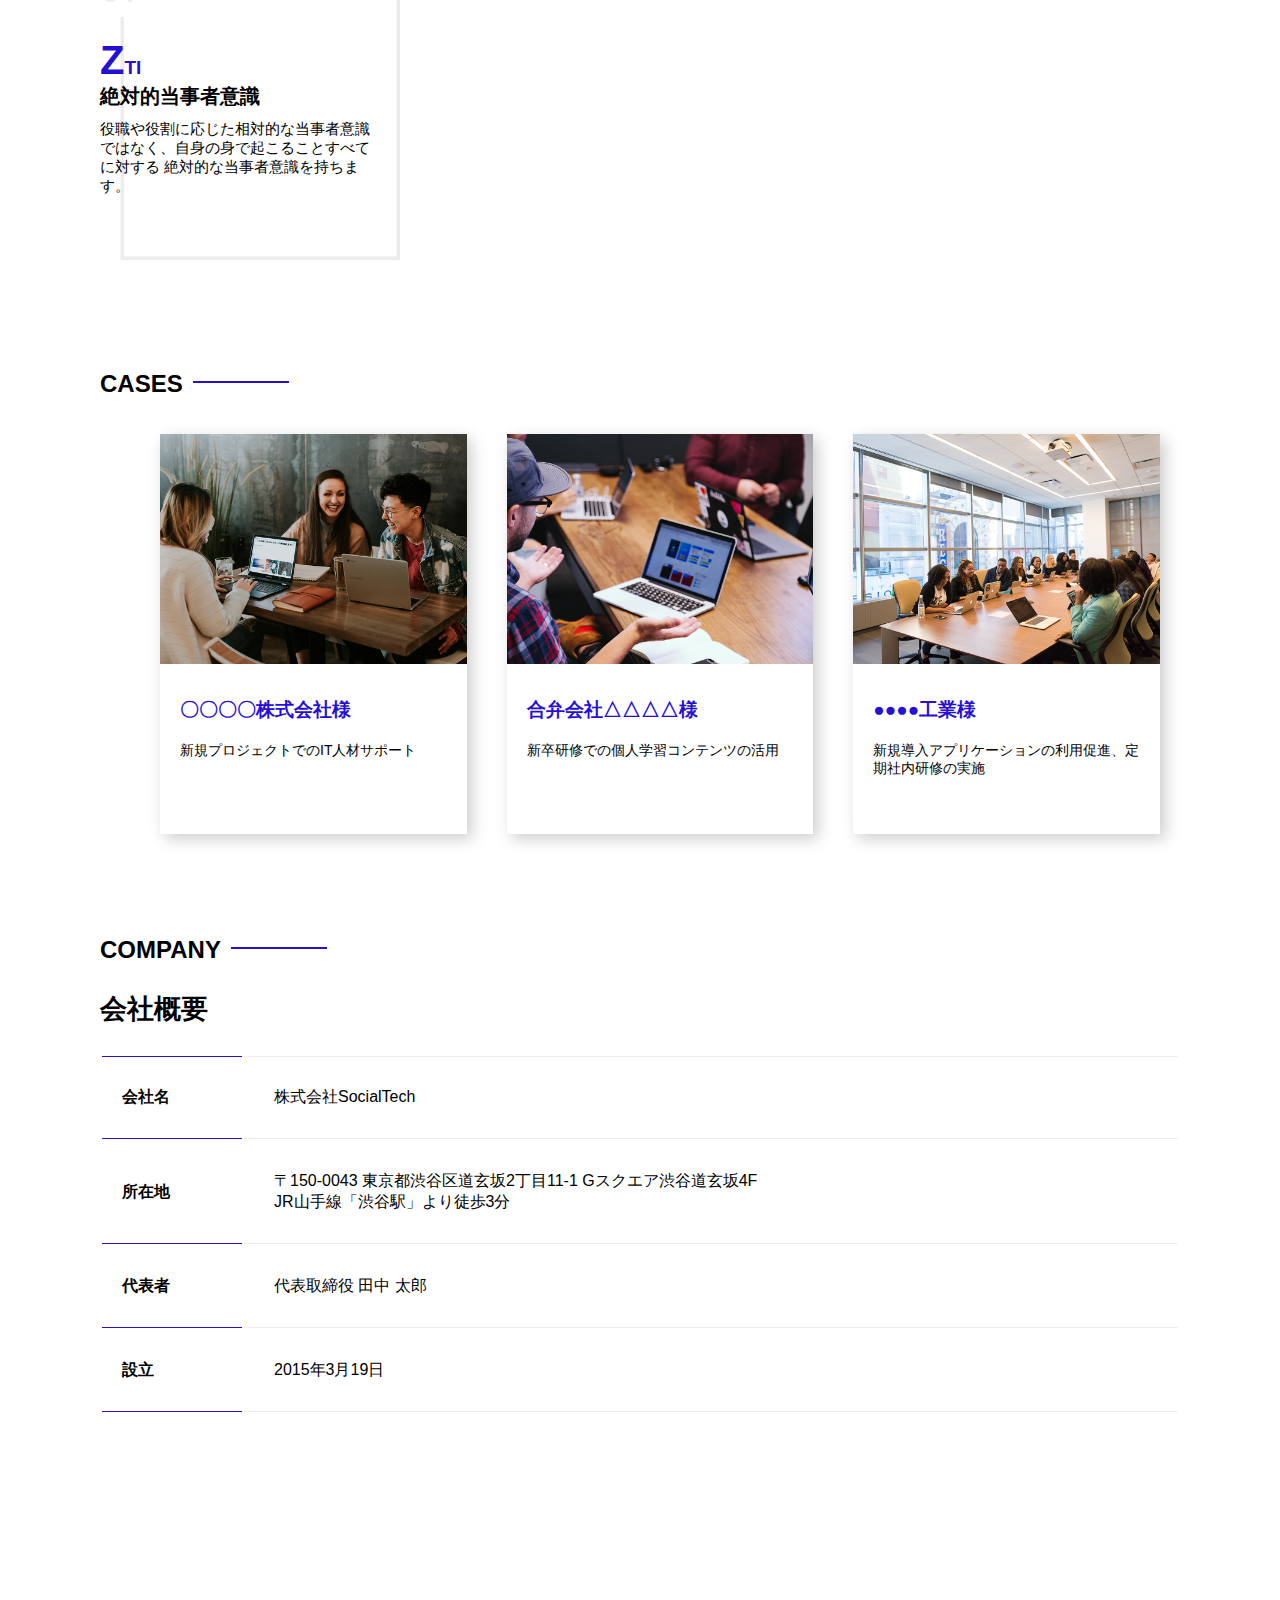
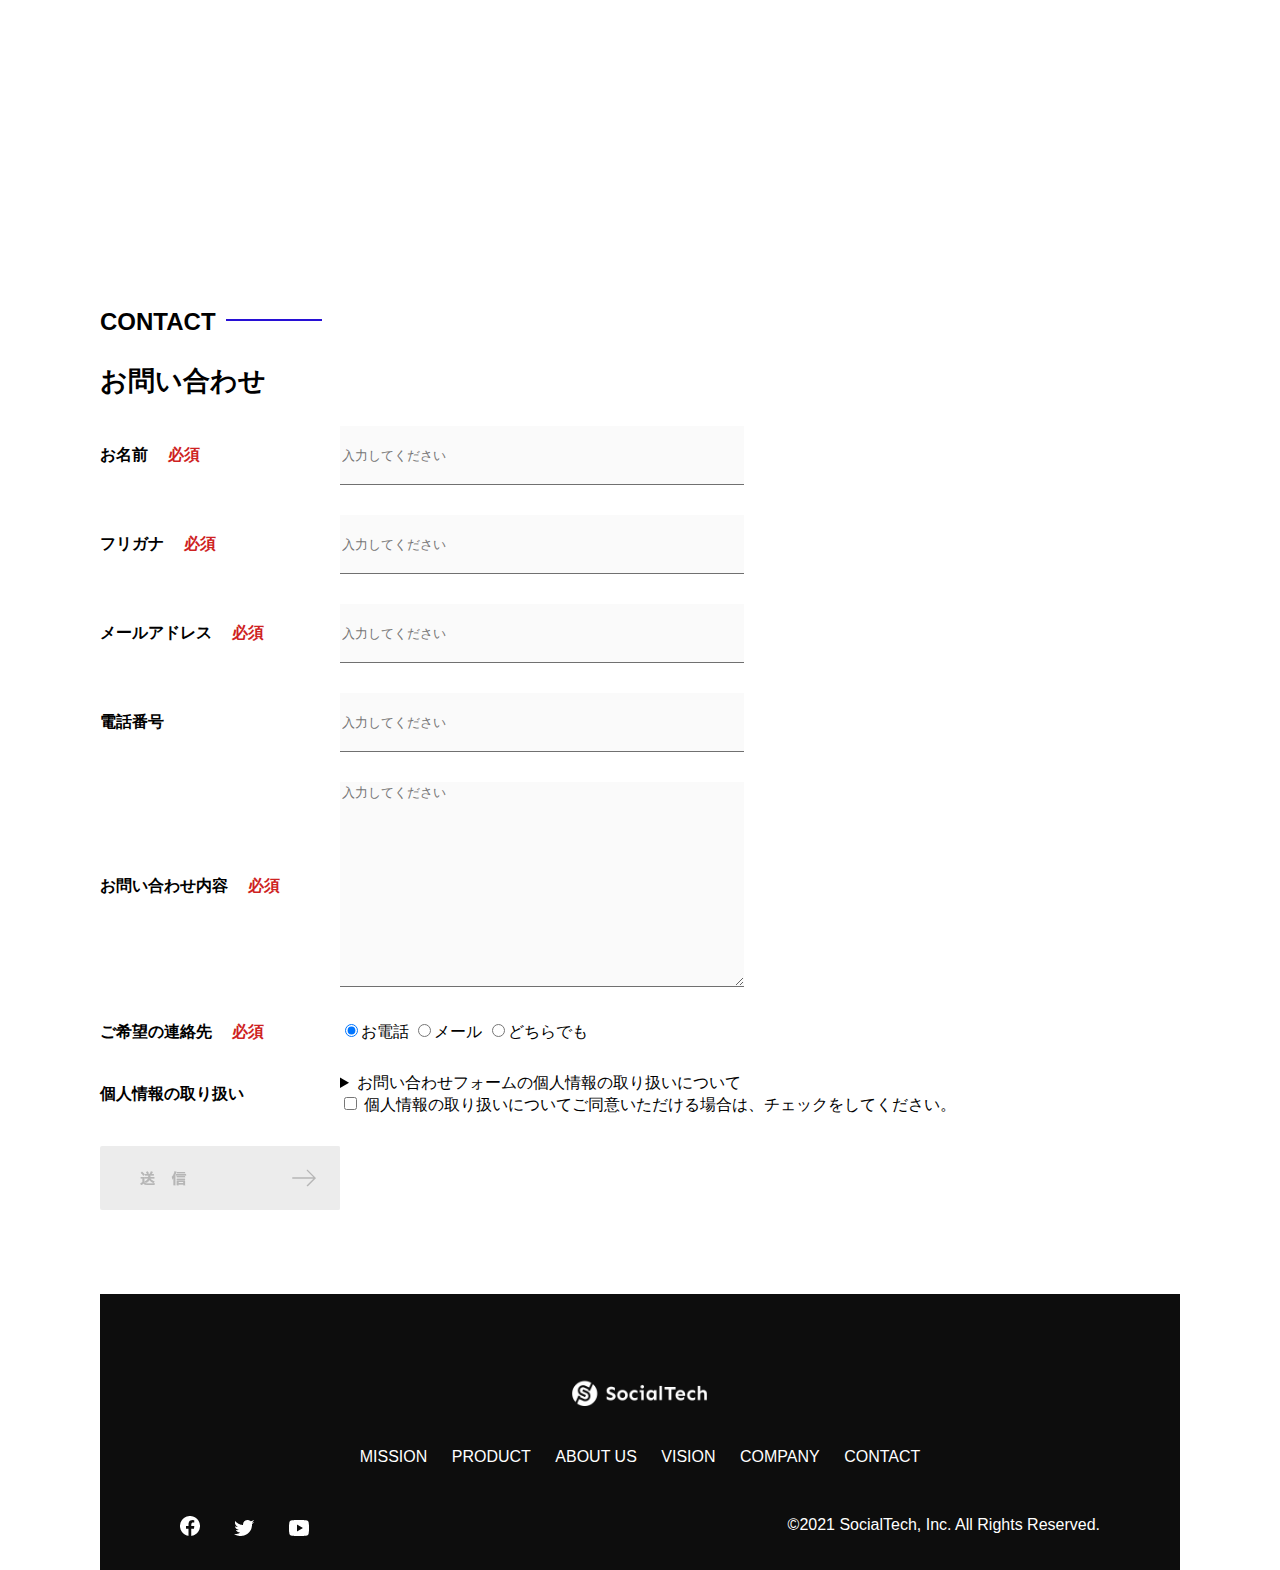
<file: kadai_tutorial_output/index.html>
<!DOCTYPE html>
<html>
  <head>
    <title>SocialTech</title>
    <meta charset="utf-8">
    <meta name="description" content="SocialTechはEdTech業界のリーディングカンパニーを目指します。">
    <meta name="viewport" content="width=device-width, initial-scale=1.0">
    <link rel="stylesheet" href="style.css">
  </head>
  <body>
    <!-- ヘッダー -->
    <header>
      <!-- ロゴ -->
      <a href="index.html" id="logo"
        ><img src="images/logo.png" alt="トップページに戻る"></a>

      <!-- PC用ナビゲーション -->
      <nav id="nav-pc">
        <a href="mission.html">MISSION</a>
        <a href="product.html">PRODUCT</a>
        <a href="index.html#aboutus">ABOUT US</a>
        <a href="index.html#vision">VISION</a>
        <a href="index.html#company">COMPANY</a>
        <a href="index.html#contact">CONTACT</a>
      </nav>
      <!-- スマホ用メニューボタン -->
     <img id="menu-sp" src="images/button-menu.png" alt="ナビゲーションを開く" onclick="document.getElementById('nav-sp').style.display = 'block'">

      <!-- スマホ用ナビゲーション -->
     <nav id="nav-sp">
      <img id="close" src="images/button-close.png" alt="ナビゲーションを閉じる" onclick="document.getElementById('nav-sp').style.display = 'none'">
      <a id="logo-sp" href="index.html" onclick="document.getElementById('nav-sp').style.display = 'none'"><img
          src="images/logo-sp.png" alt="トップページに戻る"></a>
      <a class="menu" href="mission.html" onclick="document.getElementById('nav-sp').style.display = 'none'">MISSION</a>
      <a class="menu" href="product.html" onclick="document.getElementById('nav-sp').style.display = 'none'">PRODUCT</a>
      <a class="menu" href="index.html#aboutus" onclick="document.getElementById('nav-sp').style.display = 'none'">ABOUT US</a>
      <a class="menu" href="index.html#vision"
        onclick="document.getElementById('nav-sp').style.display = 'none'">VISION</a>
      <a class="menu" href="index.html#company"
        onclick="document.getElementById('nav-sp').style.display = 'none'">COMPANY</a>
      <a class="menu" href="index.html#contact"
        onclick="document.getElementById('nav-sp').style.display = 'none'">CONTACT</a>
      <div id="sns">
        <a href="https://www.facebook.com/sejuku2013"><img src="images/button-facebook.png" alt="Facebookのリンク"></a>
        <a href="https://twitter.com/samuraijuku"><img src="images/button-twitter.png" alt="Twitterのリンク"></a>
        <a href="https://www.youtube.com/channel/UCCFOQO5aDK0xXam4cUQXT8g"><img src="images/button-youtube.png" alt="YouTubeのリンク"></a>
      </div>
    </nav>
  </header>


    <main>
      <article>
        <!-- メインビジュアル -->
        <section id="main-visual">
          <div id="main-message">
            <h1>WORLD PEACE</h1>
            <p>IT教育で世界平和を実現する</p>
          </div>
          <img src="images/index/index-main.png" alt="PCの周りに集まる多国籍の仲間たち">
        </section>
        <!--ミッション-->
        <section id="mission">
          <h2 class="index-h2">MISSION</h2>
          <div id="mission-flex">
            <div>
              <img
                id="mission-photo"
                src="images/index/index-mission.png"
                alt="屋外のベンチで写真を撮影する多国籍の仲間たち">
              <h3>世界平和の実現</h3>
              <p>人類の悲願である世界平和。世界平和を脅かす様々な社会問題を解決するためには、
                イノベーションをどんどん起こしていく必要があります。
                SocialTechは、プログラミング教育を通してイノベーターを輩出することで、
                世界平和という大きなテーマに挑んでいきます。</p>
            </div>
            <div>
              <img id="s2dgs" src="images/index/s2dgs.png" alt="S2DGs">
              <h3>S2DGsの実現</h3>
              <p>国連が掲げる「Sustainable Development
                Goals（持続可能な開発目標）」に含まれる17つのグローバル目標のうち、
                以下の5つの目標の実現をミッションとしてサービスを展開しています。</p>
              <a href="mission.html">
                <img src="images/button-more.png" alt="もっとみる">
              </a>
            </div>
          </div>
        </section>
        <!-- プロダクト -->
        <section id="product">
          <h2 class="index-h2">PRODUCT</h2>
          <div>
            <div id="product-left">
              <div>
                <img class="product-photo" src="images/index/index-mantoman.png" alt="PCでコードを書く男性">
                <div class="product-explain">
                  <span>MAN TO MAN</span>
                  <h3>プログラミング教育</h3>
                  <p>2013年より日本で唯一の専属講師によるマンツーマンのプログラミングレッスンを開始。
                    AI/人工知能やウェブデザインの学習も可能です。</p>
                </div>
              </div>
              <div>
                <img class="product-photo" src="images/index/index-career.png" alt="笑顔で話し合う2人の男性">
                <div class="product-explain">
                  <span>CAREER</span>
                  <h3>人材紹介事業</h3>
                  <p>エンジニアへの転職に特化した履歴書や職務経歴書のアドバイスや面接対策を行い、
                    豊富な求人の中から最適なキャリア選択を支援します。</p>
                </div>
              </div>
            </div>
            <div id="product-right">
              <div>
                <img class="product-photo" src="images/index/index-media.png" alt="スマートフォンを操作する人">
                <div class="product-explain">
                  <span>MEDIA</span>
                  <h3>プログラミング学習メディア</h3>
                  <p>月間200万人に読まれる日本最大級のプログラミング学習サイト「SocialTech Blog」や
                    YouTubeチャンネルにて学習情報を発信しています。</p>
                </div>
              </div>
              <div>
                <img class="product-photo" src="images/index/index-b2b.png" alt="講演中の男性とそれを聴く人々">
                <div class="product-explain">
                  <span>B2B</span>
                  <h3>法人研修事業</h3>
                  <p>社員のスキルアップ・資格取得・福利厚生を目的としたプログラミング法人研修。
                    貴社の事業モデルに合わせた研修内容の提案を致します。</p>
                </div>
              </div>
            </div>
          </div>
          <div>
            <a id="product-more" href="product.html">
              <img src="images/button-more.png" alt="もっとみる" >
            </a>
          </div>
        </section>
        <!---ABOUT US-->
        <section id="aboutus">
          <h2 class="index-h2">ABOUT US</h2>
          <h3>3つの組織文化</h3>
          <div>
            <table class="culture-table">
              <tr>
                <td>
                  <span class="culture-num">01</span>
                </td>
                <td>
                  <span class="culture-en">FLEXIBLE</span>
                  <span class="culture-jp">フレキシブル</span>
                </td>
              </tr>
              <tr>
                <td>
                  <!--空のセル-->
                </td>
                <td>
                  <p class="culture-description">
                    リモートワーク、フルフレックス、副業推奨など1人1人が最大限のパフォーマンスを発揮できる柔軟な働き方を促進しています。
                  </p>
                </td>
              </tr>
              <tr>
                <td>
                  <span class="culture-num">02</span>
                </td>
                <td>
                  <span class="culture-en">TEAL</span>
                  <span class="culture-jp">ティール</span>
                </td>
              </tr>
              <tr>
                <td>
                  <!--空のセル-->
                </td>
                <td>
                  <p class="culture-description">
                    会社全体を1つの生命体として捉え、お互いが深く結びついた一階層型
                    組織として部署・チーム関係なく課題解決をできる組織を目指しています。
                  </p>
                </td>
              </tr>
              <tr>
                <td>
                  <span class="culture-num">03</span>
                </td>
                <td>
                  <span class="culture-en">SELF REALIZATION</span>
                  <span class="culture-jp">自己実現</span>
                </td>
              </tr>
              <tr>
                <td>
                  <!--空のセル-->
                </td>
                <td>
                  <p class="culture-description">
                    クオーター毎に経営・部署・個人ごとにOKRを設定し個人のキャリアと
                    会社の目指す方向の軌道修正を行っております。
                  </p>
                </td>
              </tr>
            </table>
            <img class="culture-img" src="images/index/index-aboutus1.png" alt="笑顔で話し合う2人の女性">
          </div>
          <img class="culture-img2" src="images/index/index-aboutus2.png" alt="笑顔で話し合う3人の男女">
        </section>
        <!-- VISION -->
        <section id="vision">
          <h2 class="index-h2">VISION</h2>
          <h3>7つの行動指針</h3>
          <div>
            <div class="vision-box">
              <img src="images/index/vision-01.png" alt="01">
              <span>
                <h4>CUSTOMER IS BOSS</h4>
                <h5>あなたのボスは顧客である</h5>
                <p>私たちは常にお客様志向で行動し、お客様を喜ばせ、
                  期待値を超えた感動を提供することを大切にします。</p>
              </span>
            </div>
            <div class="vision-box">
              <img src="images/index/vision-02.png" alt="02" />
              <span>
                <h4>MOVE FAST</h4>
                <h5>早さは価値</h5>
                <p>素早く試し、素早く実行することで新しい気付きや発見を見つけていきます。</p>
              </span>
            </div>
            <div class="vision-box">
              <img src="images/index/vision-03.png" alt="03">
              <span>
                <h4>IMPACT DRIVEN</h4>
                <h5>作業するのは仕事ではない</h5>
                <p>問題から考え、成果とは何かを考え続け、
                  インパクトのある成果を生むために仕事をしていきます。</p>
              </span>
            </div>
            <div class="vision-box">
              <img src="images/index/vision-04.png" alt="04">
              <span>
                <h4>SAVE TIME, SAVE MONEY</h4>
                <h5>浪費は命取りになる</h5>
                <p>少ないコストでできる方法を考えます。お金だけでなく、人の時間をいただいている自覚を持ち、
                  あらゆるリソースを有意義に活用します。</p>
              </span>
            </div>
            <div class="vision-box">
              <img src="images/index/vision-05.png" alt="05">
              <span>
                <h4>BE GENTLE</h4>
                <h5>「優しくない」をなくす</h5>
                <p>社会をすこしずつ優しくしていきます。自分、家族、同僚、顧客、他人、
                  全ての人に優しくいることを心がけます。</p>
              </span>
            </div>
            <div class="vision-box">
              <img src="images/index/vision-06.png" alt="06">
              <span>
                <h4>ABC</h4>
                <h5>当たり前の事をバカにせずにちゃんとやる</h5>
                <p>礼儀、健康、嘘をつかない。当たり前の事が出来ているかを常に自問し、
                  当たり前の基準を高く持って行動します。</p>
              </span>
            </div>
            <div class="vision-box">
              <img src="images/index/vision-07.png" alt="07">
              <span>
                <h4>ZTI</h4>
                <h5>絶対的当事者意識</h5>
                <p>役職や役割に応じた相対的な当事者意識ではなく、自身の身で起こることすべてに対する
                  絶対的な当事者意識を持ちます。</p>
              </span>
            </div>
          </div>
        </section>
        <!-- CASES -->
         <section id="cases">
          <h2 class="index-h2">CASES</h2>
          <ul>
            <li class="case-card">
              <img class="case-img" src="images/index/case-1.png" alt="仲良く語り合う3人">
              <div class="case-info">
                <h3 class="case-name">〇〇〇〇株式会社様</h3>
                <p class="case-content">新規プロジェクトでのIT人材サポート</p>
              </div>
            </li>
            <li class="case-card">
              <img class="case-img" src="images/index/case-2.png" alt="PCでコンテンツを見る">
              <div class="case-info">
                <h3 class="case-name">合弁会社△△△△様</h3>
                <p class="case-content">新卒研修での個人学習コンテンツの活用</p>
              </div>
            </li>
            <li class="case-card">
              <img  class="case-img" src="images/index/case-3.png" alt="社内研修中の会議室">
              <div class="case-info">
                <h3 class="case-name">●●●●工業様</h3>
                <p class="case-content">新規導入アプリケーションの利用促進、定期社内研修の実施</p>
              </div>
            </li>
          </ul>
         </section>

        <!-- COMPANY -->
        <section id="company">
          <h2 class="index-h2">COMPANY</h2>
          <h3>会社概要</h3>
          <table id="company-table">
            <tr>
              <th class="tableheader-first">会社名</th>
              <td class="cell-first">株式会社SocialTech</td>
            </tr>
            <tr>
              <th class="tableheader">所在地</th>
              <td class="cell">
                〒150-0043 東京都渋谷区道玄坂2丁目11-1 Gスクエア渋谷道玄坂4F<br />JR山手線「渋谷駅」より徒歩3分
              </td>
            </tr>
            <tr>
              <th class="tableheader">代表者</th>
              <td class="cell">代表取締役 田中 太郎</td>
            </tr>
            <tr>
              <th class="tableheader">設立</th>
              <td class="cell">2015年3月19日</td>
            </tr>
          </table>
          <iframe
            src="https://www.google.com/maps/embed?pb=!1m18!1m12!1m3!1d3241.7759544892483!2d139.69399665123464!3d35.65789123876098!2m3!1f0!2f0!3f0!3m2!1i1024!2i768!4f13.1!3m3!1m2!1s0x60188caa0042e8d1%3A0xba130bea826a7aa2!2z44CSMTUwLTAwNDMg5p2x5Lqs6YO95riL6LC35Yy66YGT546E5Z2C77yS5LiB55uu77yR77yR4oiS77yR!5e0!3m2!1sja!2sjp!4v1636872991912!5m2!1sja!2sjp"
            style="border: 0" allowfullscreen="" loading="lazy">
          </iframe>
        </section>
        <!-- お問い合わせフォーム -->
        <section id="contact">
          <h2 class="index-h2">CONTACT</h2>
          <h3>お問い合わせ</h3>
          <form>
            <div>
              <div class="contact-heading">
                <label class="contact-label"
                  >お名前<span class="contact-span">必須</span></label
                >
              </div>
              <div class="contact-form">
                <input type="text" name="name" placeholder="入力してください" class="contact-textbox">
              </div>
            </div>
            <div>
              <div class="contact-heading">
                <label class="contact-label">フリガナ<span class="contact-span">必須</span></label>
              </div>
              <div>
                <input type="text" name="hurigana" placeholder="入力してください" class="contact-textbox">
              </div>
            </div>
            <div>
              <div class="contact-heading">
                <label class="contact-label">メールアドレス<span class="contact-span">必須</span></label>
              </div>
              <div>
                <input type="text" name="email" placeholder="入力してください" class="contact-textbox">
              </div>
            </div>
            <div>
              <div class="contact-heading">
                <label class="contact-label">電話番号</label>
              </div>
              <div>
                <input type="text" name="tel" placeholder="入力してください" class="contact-textbox">
              </div>
            </div>
            <div>
              <div class="contact-heading">
                <label class="contact-label"
                  >お問い合わせ内容<span class="contact-span">必須</span></label>
              </div>
              <div>
                <textarea class="contact-textarea" placeholder="入力してください" name="message"></textarea>
              </div>
            </div>
            <div>
              <div class="contact-heading">
                <label class="contact-label">ご希望の連絡先<span class="contact-span">必須</span></label>
              </div>
              <div>
                <input class="radiobutton" type="radio" value="tel" name="contact" checked><label>お電話</label>
                <input class="radiobutton" type="radio" value="mail" name="contact"><label>メール</label>
                <input class="radiobutton" type="radio" value="both" name="contact"><label>どちらでも</label>
              </div>
            </div>
            <div>
              <div class="contact-heading">
                <label class="contact-label">個人情報の取り扱い</label>
              </div>
              <div>
                <details>
                  <summary>お問い合わせフォームの個人情報の取り扱いについて</summary>
                  <div>
                    <span>１．組織の名称又は氏名</span><br>
                    株式会社SocialTech<br><br>
                    <span>２．個人情報保護管理者（若しくはその代理人）の氏名又は職名、所属及び連絡先
                      鈴木 一郎 コーポレート部</span><br>
                    メールアドレス：support@socialtech.net<br>
                    TEL：03-xxxx-xxxx<br>
                    <span>３．個人情報の利用目的</span><br>
                    ・本サービス及び本サービスに関連する情報の提供又はそれらに関する連絡のため<br>
                    ・ユーザーの本人確認のため<br>
                    ・当社サービスのご案内のため<br>
                    ・当社の商品等の広告または宣伝（電子メールによるものを含むものとします。）<br><br>
                    <span>４．個人情報の取り扱い業務の委託</span><br>
                    個人情報の取扱業務の全部または一部を外部に業務委託する場合があります。<br>
                    その際、弊社は、個人情報を適切に保護できる管理体制を敷き実行していることを条件として<br>
                    委託先を厳選したうえで、機密保持契約を委託先と締結し、お客様の個人情報を厳密に管理させます。<br><br>
                    <span>５．個人情報の開示等の請求</span><br>
                    お客様は、弊社に対してご自身の個人情報の開示等（利用目的の通知、開示、内容の訂正・追加・削除、利用の停止または消去、第三者への提供の停止）に関して、当社問合わせ窓口に申し出ることができます。<br>
                    その際、弊社はお客様ご本人を確認させていただいたうえで、合理的な期間内に対応いたします。<br><br>
                    なお、個人情報に関する弊社問合わせ先は、次の通りです。<br><br>
                    株式会社SocialTech　個人情報問合せ窓口<br>
                    〒150-0043　東京都渋谷区道玄坂2丁目11-1 Ｇスクエア渋谷道玄坂
                    4F<br>
                    メールアドレス：support@socialtech.net　TEL：03-xxxx-xxxx<br><br>
                    <span>６．個人情報を提供されることの任意性について</span><br><br>
                    お客様がご自身の個人情報を弊社に提供されるか否かは、お客様のご判断によりますが、もしご提供されない場合には、適切なサービスが提供できない場合がありますので予めご了承ください。
                  </div>
                </details>
                <input type="checkbox" name="agree">
                <span>個人情報の取り扱いについてご同意いただける場合は、チェックをしてください。</span>
              </div>
            </div>
            <input type="image" value="Submit" src="images/button-submit.png" alt="送信する">
          </form>
        </section>
      </article>
      <footer>
        <div id="footer-logo">
          <img src="images/logo-sp.png" alt="SocialTech">
        </div>
        <div id="footer-link">
          <a href="mission.html">MISSION</a>
          <a href="product.html">PRODUCT</a>
          <a href="index.html#aboutus">ABOUT US</a>
          <a href="index.html#vision">VISION</a>
          <a href="index.html#company">COMPANY</a>
          <a href="index.html#contact">CONTACT</a>
        </div>
        <div id="sns-footer">
          <a href="https://www.facebook.com/sejuku2013"><img src="images/button-facebook.png" alt="Facebookのリンク"></a>
          <a href="https://twitter.com/samuraijuku"><img src="images/button-twitter.png" alt="Twitterのリンク"></a>
          <a href="https://www.youtube.com/channel/UCCFOQO5aDK0xXam4cUQXT8g"><img src="images/button-youtube.png" alt="YouTubeのリンク"></a>
          <span id="copyright">&copy;2021 SocialTech, Inc. All Rights Reserved.</span>
        </div>
      </footer>
    </main>
  </body>
</html>
</file>
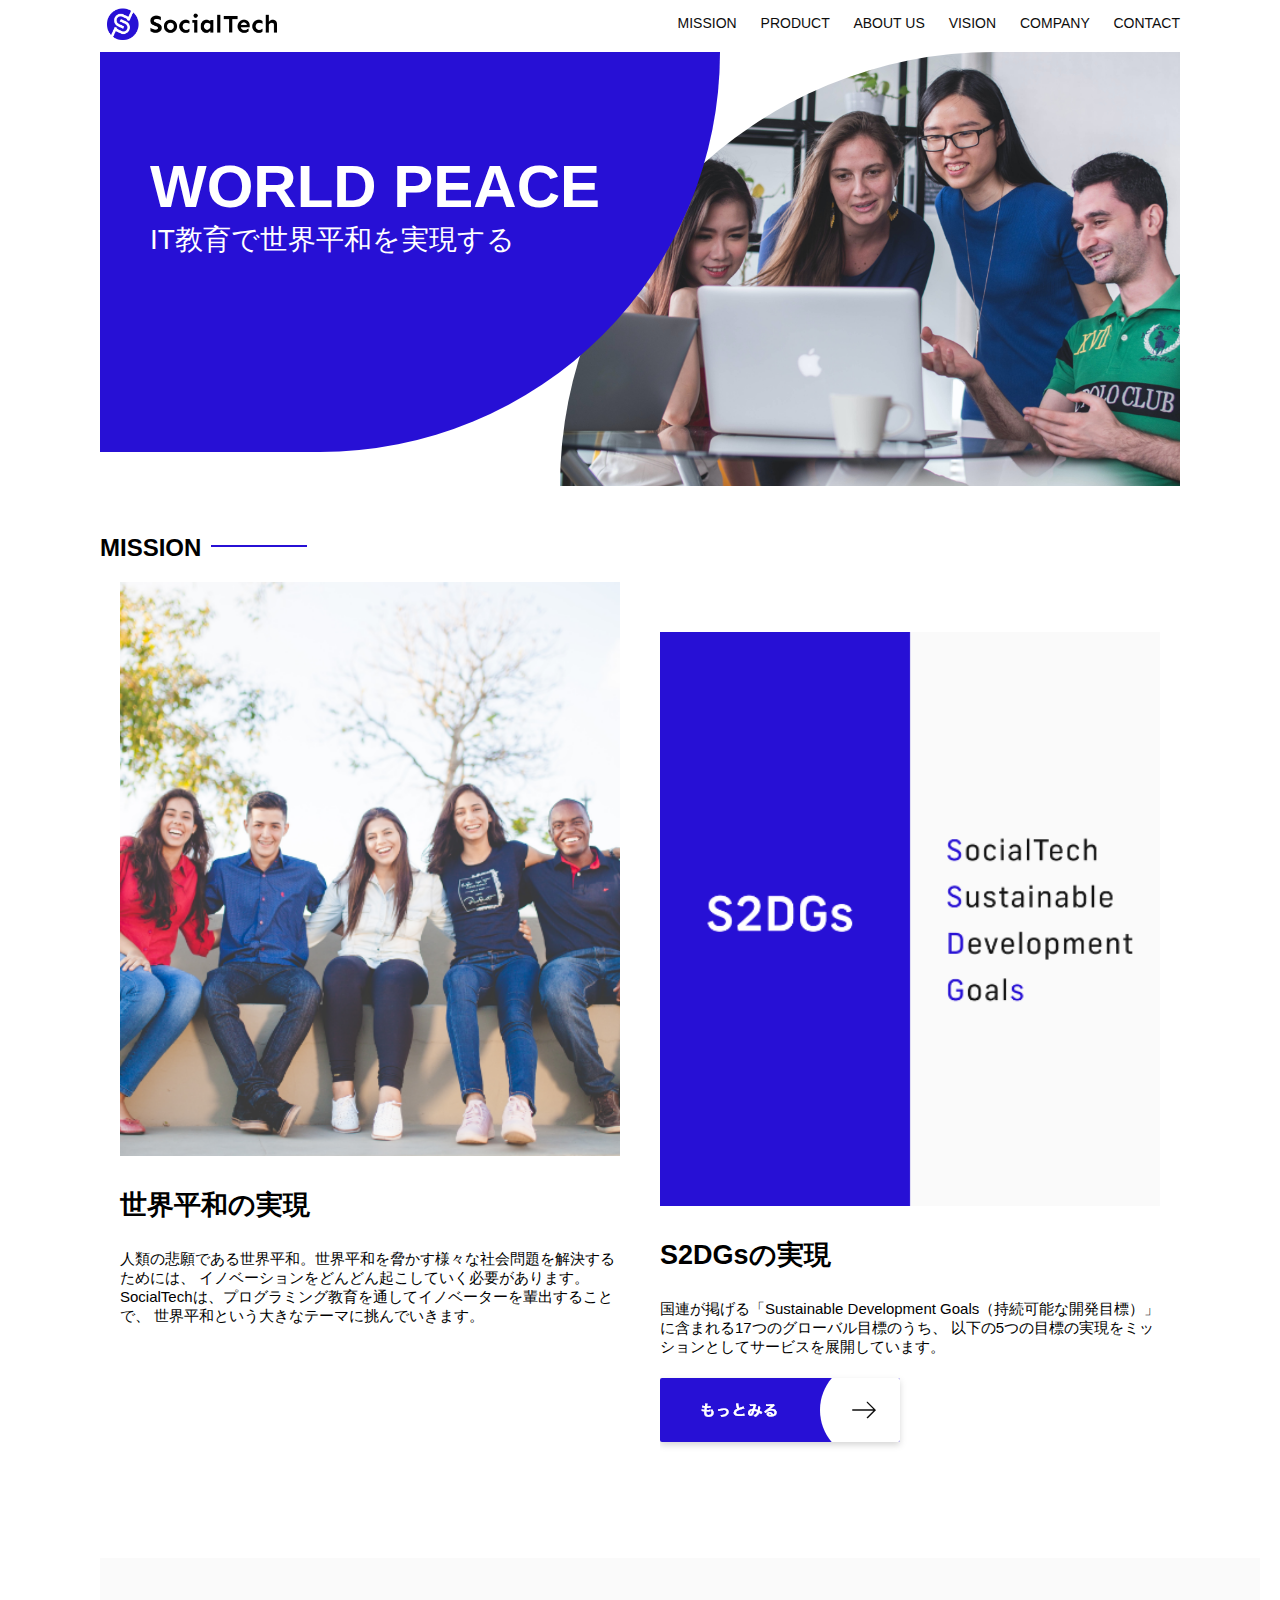
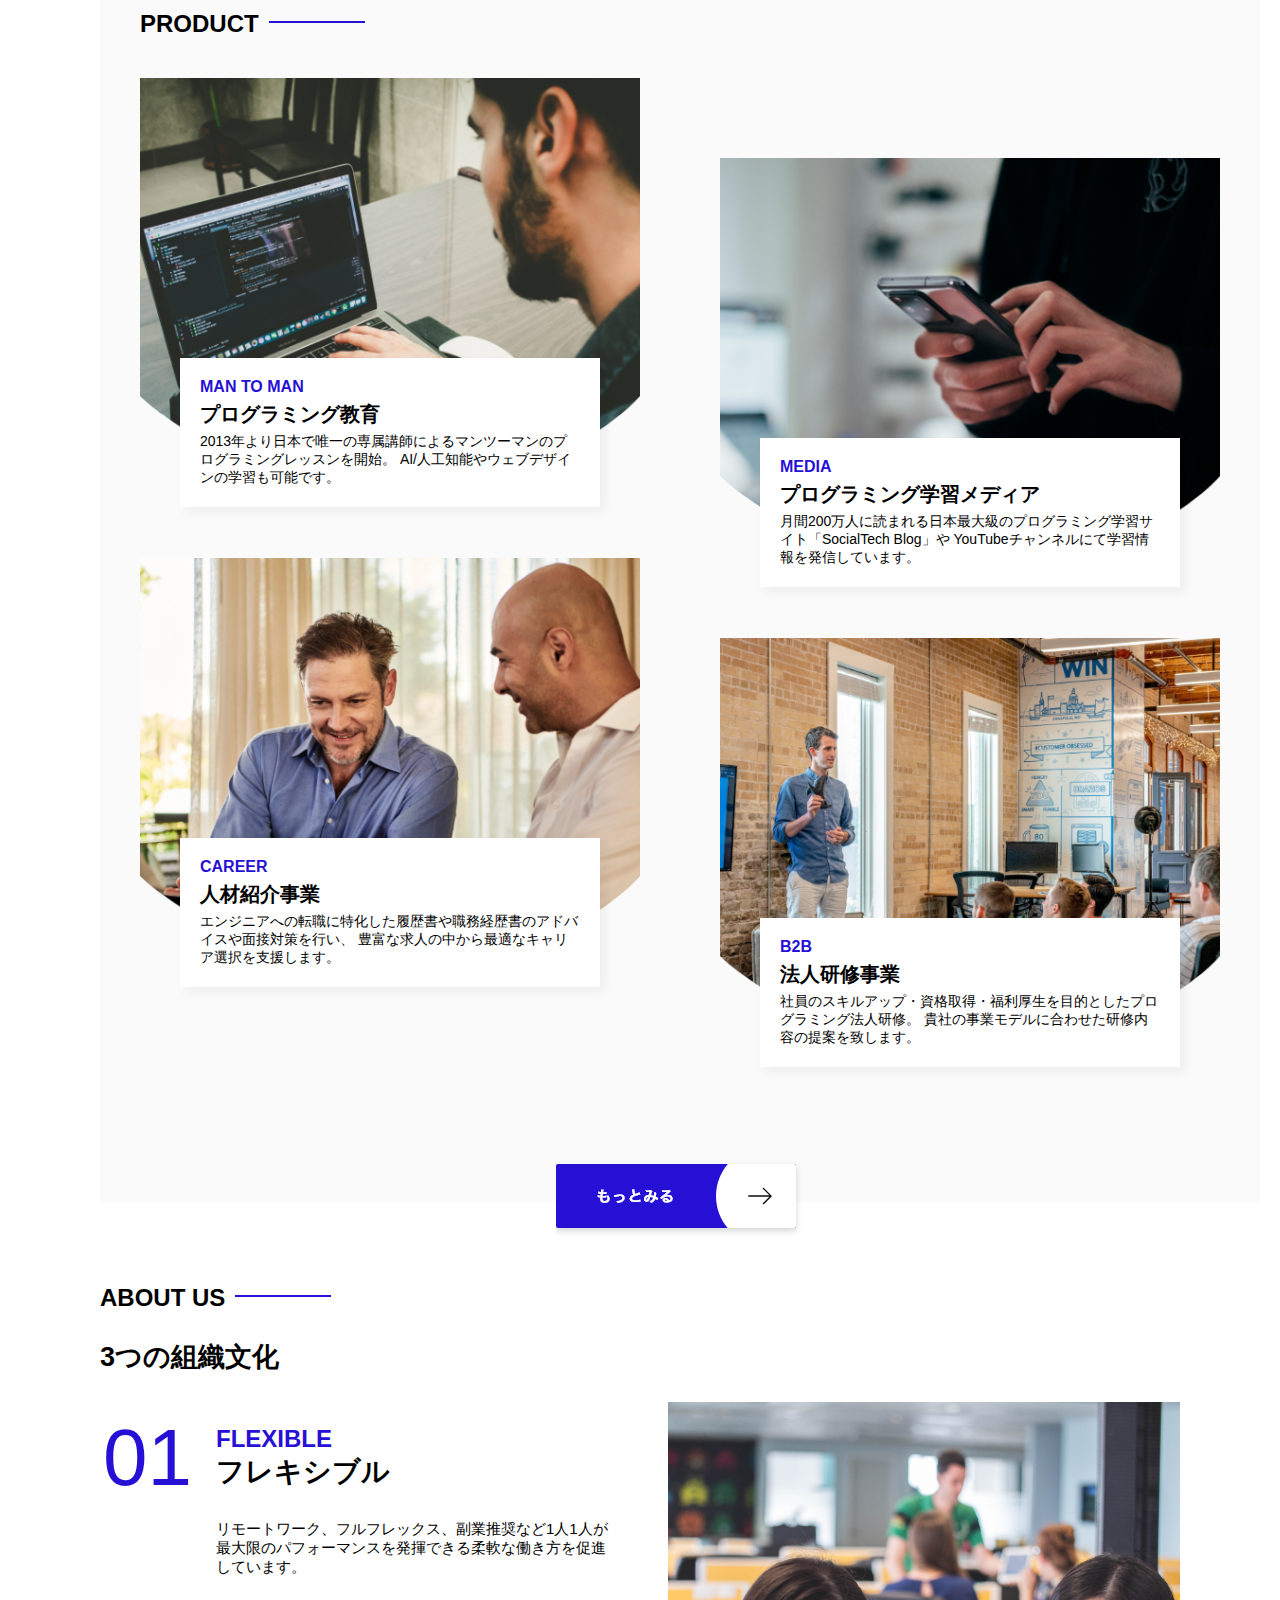
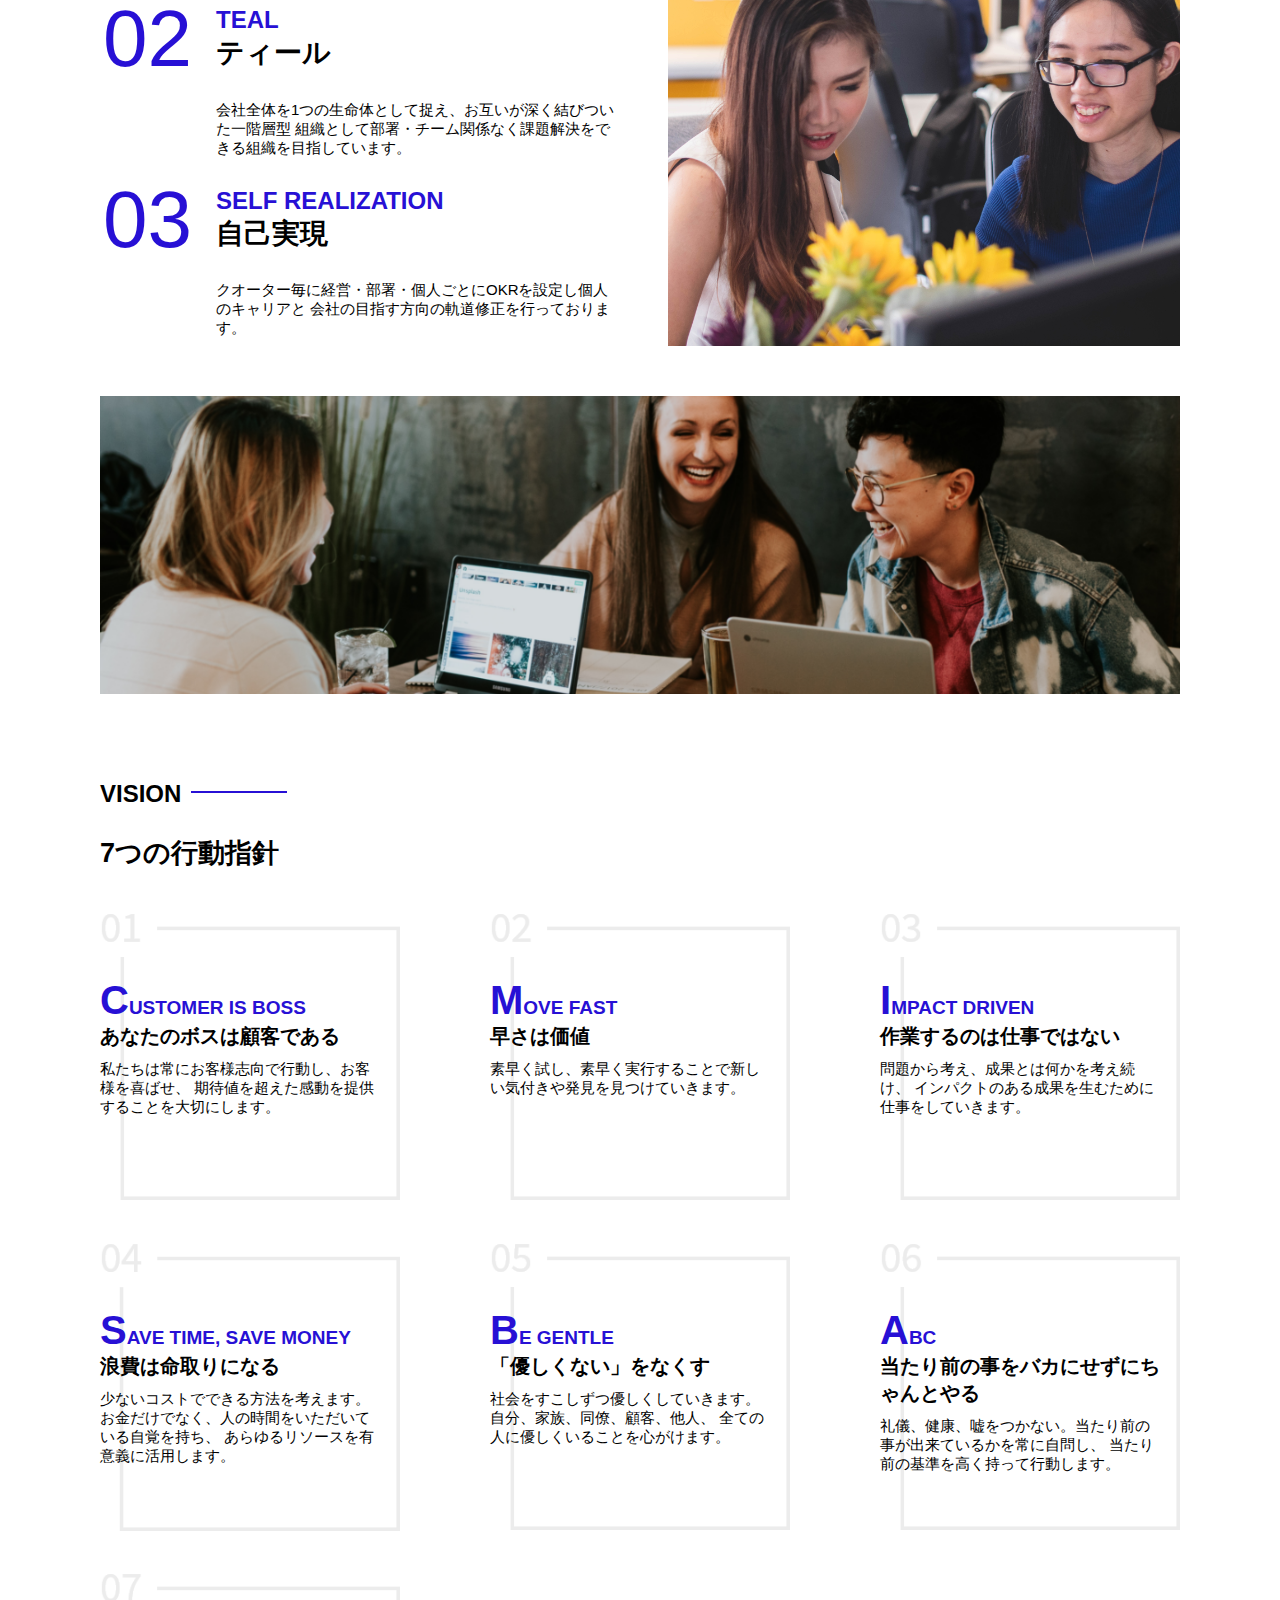
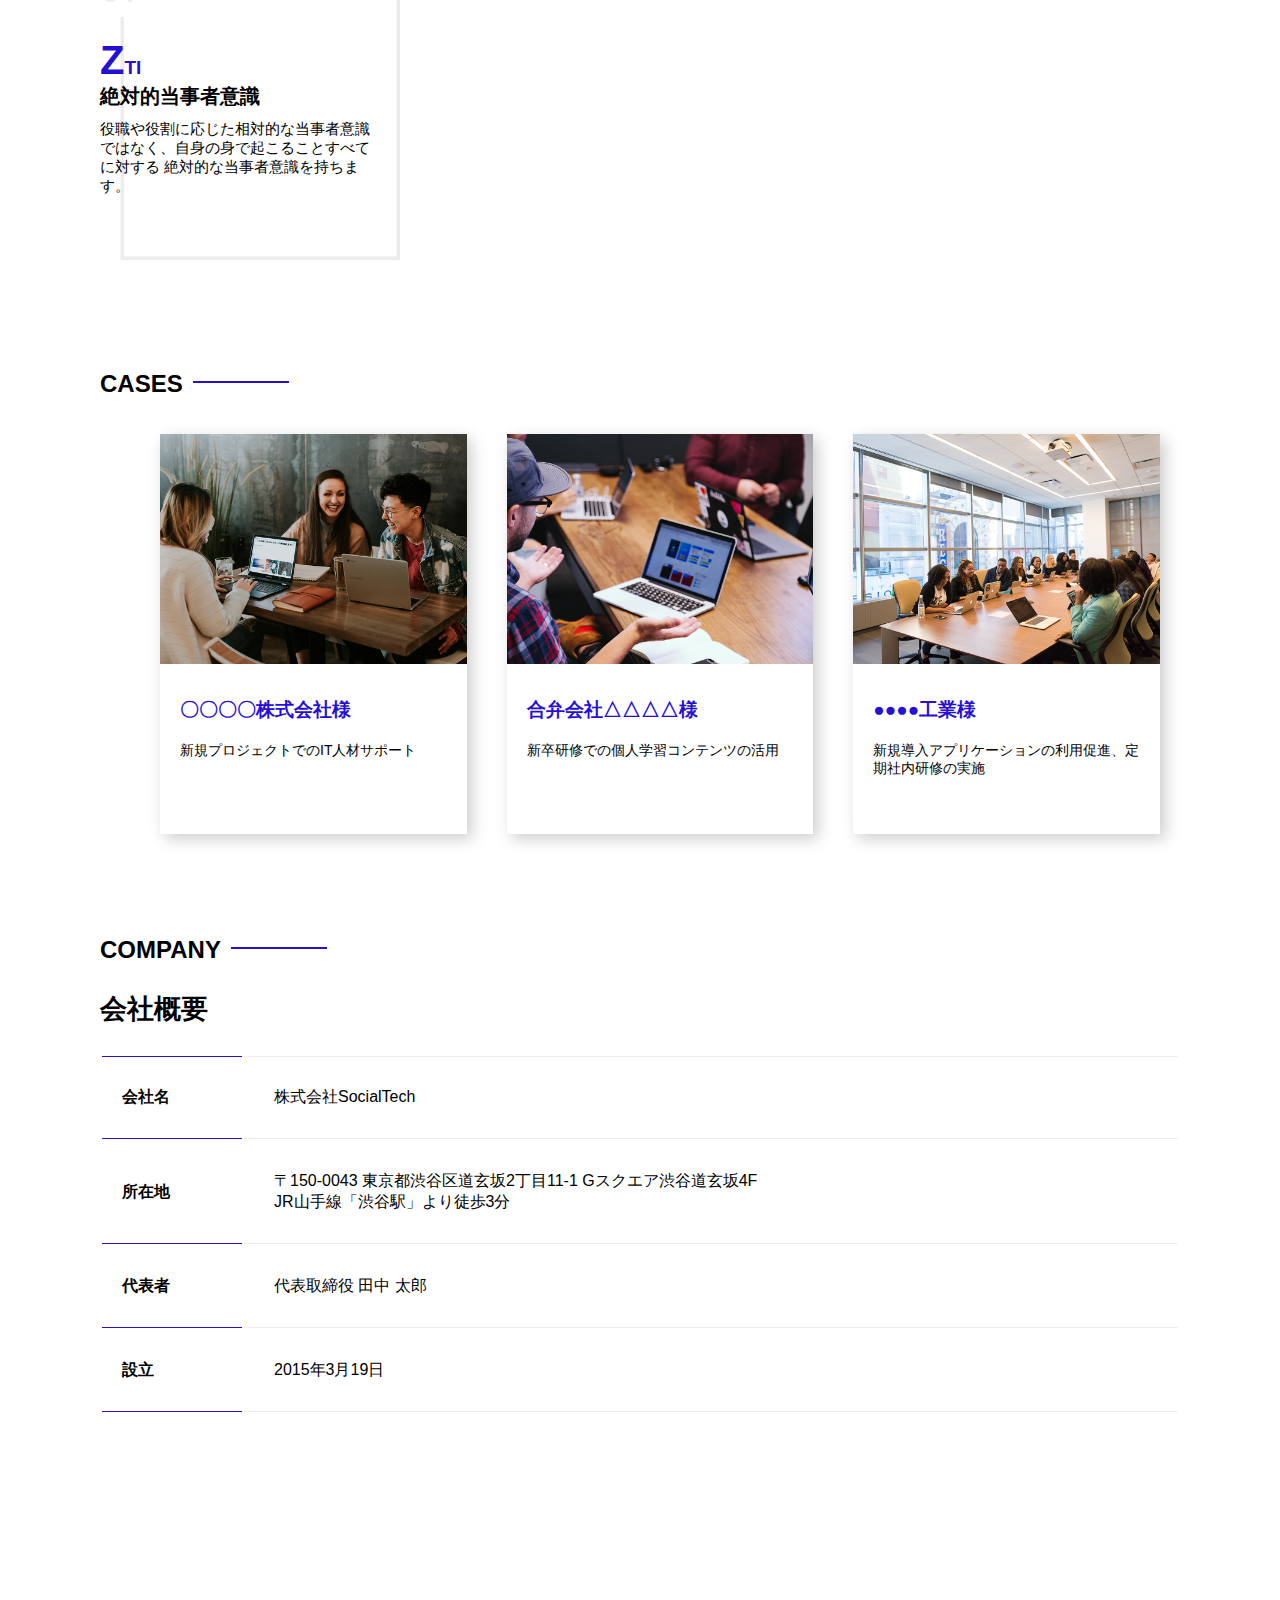
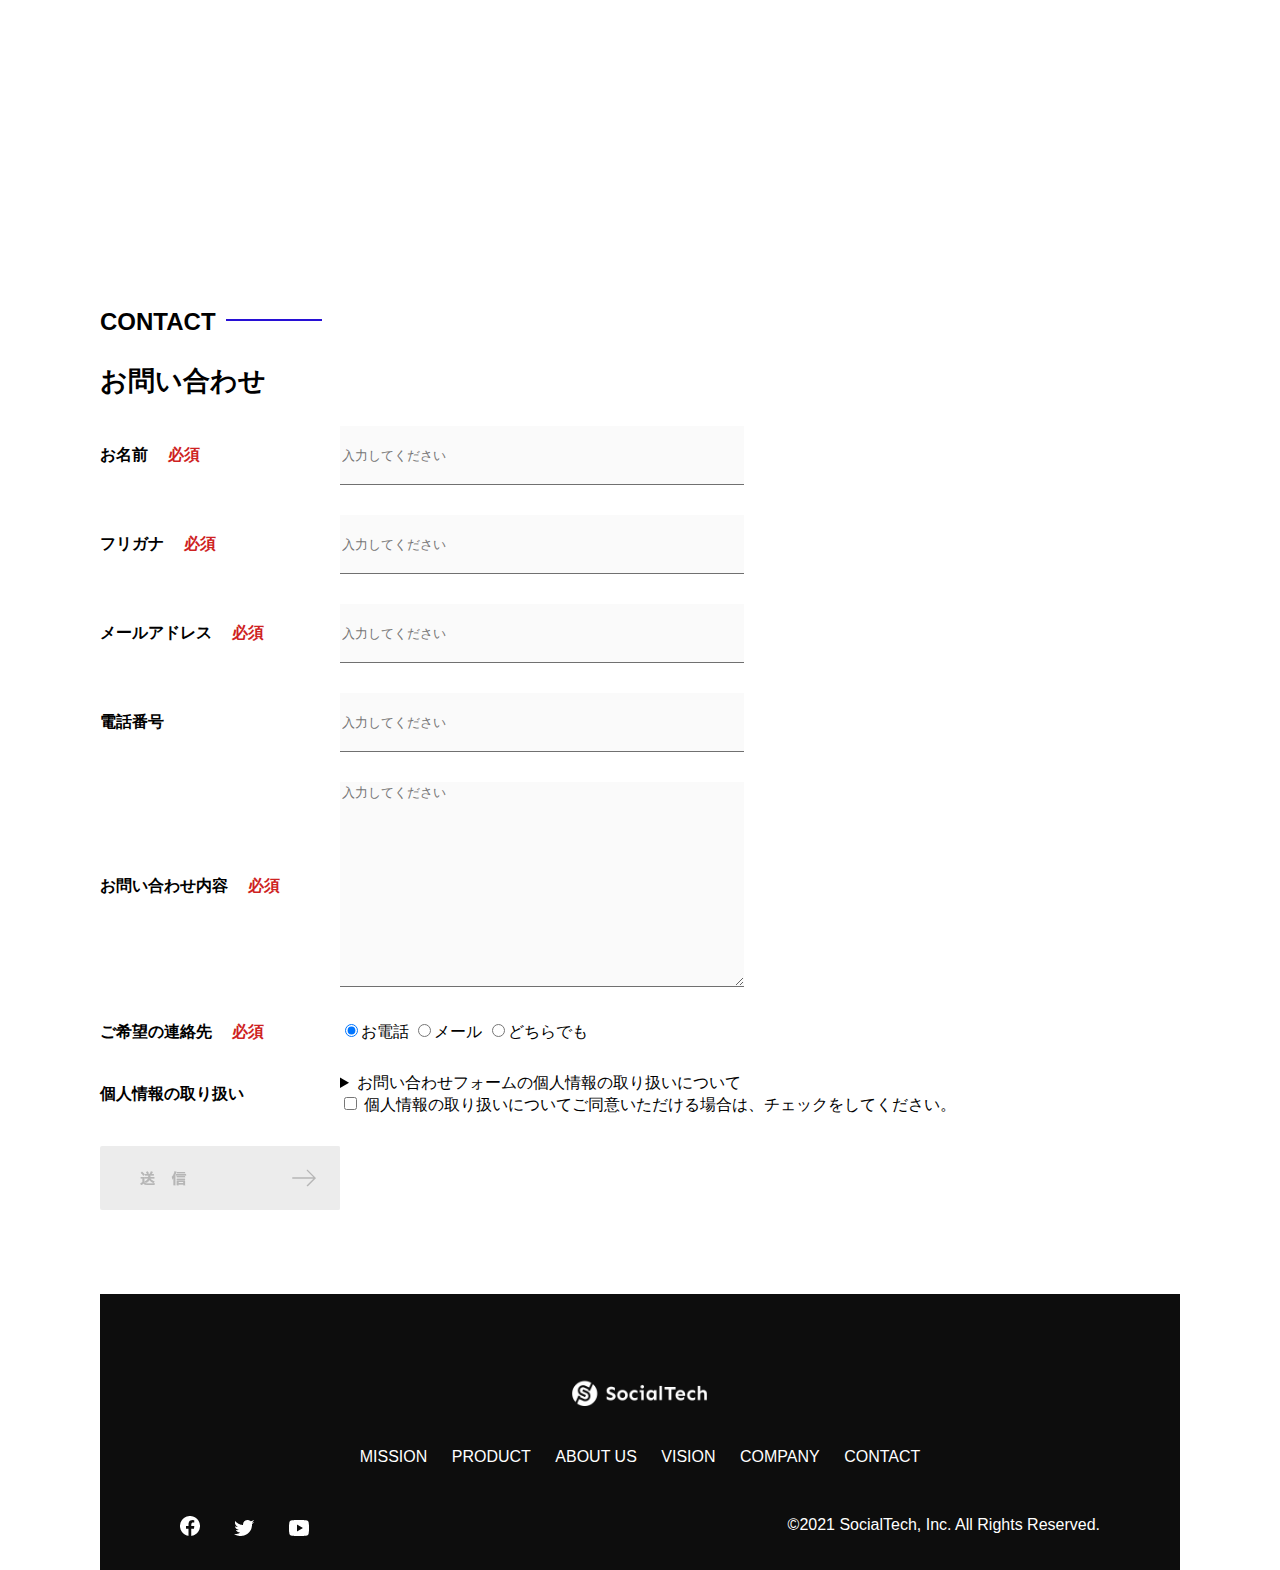
<file: mh-design.work/index.html>
<!DOCTYPE html>
<html>
  <head>
    <title>SocialTech</title>
    <meta charset="utf-8">
    <meta name="description" content="SocialTechはEdTech業界のリーディングカンパニーを目指します。">
    <meta name="viewport" content="width=device-width, initial-scale=1.0">
    <meta name="twitter:card" content="summary_large_image">
    <meta name="twitter:site" content="@mikan_mama1216">
    <meta property="og:url" content="http://mh-design.work/">
    <meta property="og:title" content="SocialTech">
    <meta property="og:description" content="SocialTechはEdTech業界のリーディングカンパニーを目指します。">
    <meta property="og:image" content="https://mh-design.work//images/logo.png">  
    <link rel="stylesheet" href="style.css">
    
  </head>
  <body>
    <!-- ヘッダー -->
    <header>
      <!-- ロゴ -->
      <a href="index.html" id="logo"
        ><img src="images/logo.png" alt="トップページに戻る"></a>

      <!-- PC用ナビゲーション -->
      <nav id="nav-pc">
        <a href="mission.html">MISSION</a>
        <a href="product.html">PRODUCT</a>
        <a href="index.html#aboutus">ABOUT US</a>
        <a href="index.html#vision">VISION</a>
        <a href="index.html#company">COMPANY</a>
        <a href="index.html#contact">CONTACT</a>
      </nav>
      <!-- スマホ用メニューボタン -->
     <img id="menu-sp" src="images/button-menu.png" alt="ナビゲーションを開く" onclick="document.getElementById('nav-sp').style.display = 'block'">

      <!-- スマホ用ナビゲーション -->
     <nav id="nav-sp">
      <img id="close" src="images/button-close.png" alt="ナビゲーションを閉じる" onclick="document.getElementById('nav-sp').style.display = 'none'">
      <a id="logo-sp" href="index.html" onclick="document.getElementById('nav-sp').style.display = 'none'"><img
          src="images/logo-sp.png" alt="トップページに戻る"></a>
      <a class="menu" href="mission.html" onclick="document.getElementById('nav-sp').style.display = 'none'">MISSION</a>
      <a class="menu" href="product.html" onclick="document.getElementById('nav-sp').style.display = 'none'">PRODUCT</a>
      <a class="menu" href="index.html#aboutus" onclick="document.getElementById('nav-sp').style.display = 'none'">ABOUT US</a>
      <a class="menu" href="index.html#vision"
        onclick="document.getElementById('nav-sp').style.display = 'none'">VISION</a>
      <a class="menu" href="index.html#company"
        onclick="document.getElementById('nav-sp').style.display = 'none'">COMPANY</a>
      <a class="menu" href="index.html#contact"
        onclick="document.getElementById('nav-sp').style.display = 'none'">CONTACT</a>
      <div id="sns">
        <a href="https://www.facebook.com/sejuku2013"><img src="images/button-facebook.png" alt="Facebookのリンク"></a>
        <a href="https://twitter.com/samuraijuku"><img src="images/button-twitter.png" alt="Twitterのリンク"></a>
        <a href="https://www.youtube.com/channel/UCCFOQO5aDK0xXam4cUQXT8g"><img src="images/button-youtube.png" alt="YouTubeのリンク"></a>
      </div>
    </nav>
  </header>


    <main>
      <article>
        <!-- メインビジュアル -->
        <section id="main-visual">
          <div id="main-message">
            <h1>WORLD PEACE</h1>
            <p>IT教育で世界平和を実現する</p>
          </div>
          <img src="images/index/index-main.png" alt="PCの周りに集まる多国籍の仲間たち">
        </section>
        <!--ミッション-->
        <section id="mission">
          <h2 class="index-h2">MISSION</h2>
          <div id="mission-flex">
            <div>
              <img
                id="mission-photo"
                src="images/index/index-mission.png"
                alt="屋外のベンチで写真を撮影する多国籍の仲間たち">
              <h3>世界平和の実現</h3>
              <p>人類の悲願である世界平和。世界平和を脅かす様々な社会問題を解決するためには、
                イノベーションをどんどん起こしていく必要があります。
                SocialTechは、プログラミング教育を通してイノベーターを輩出することで、
                世界平和という大きなテーマに挑んでいきます。</p>
            </div>
            <div>
              <img id="s2dgs" src="images/index/s2dgs.png" alt="S2DGs">
              <h3>S2DGsの実現</h3>
              <p>国連が掲げる「Sustainable Development
                Goals（持続可能な開発目標）」に含まれる17つのグローバル目標のうち、
                以下の5つの目標の実現をミッションとしてサービスを展開しています。</p>
              <a href="mission.html">
                <img src="images/button-more.png" alt="もっとみる">
              </a>
            </div>
          </div>
        </section>
        <!-- プロダクト -->
        <section id="product">
          <h2 class="index-h2">PRODUCT</h2>
          <div>
            <div id="product-left">
              <div>
                <img class="product-photo" src="images/index/index-mantoman.png" alt="PCでコードを書く男性">
                <div class="product-explain">
                  <span>MAN TO MAN</span>
                  <h3>プログラミング教育</h3>
                  <p>2013年より日本で唯一の専属講師によるマンツーマンのプログラミングレッスンを開始。
                    AI/人工知能やウェブデザインの学習も可能です。</p>
                </div>
              </div>
              <div>
                <img class="product-photo" src="images/index/index-career.png" alt="笑顔で話し合う2人の男性">
                <div class="product-explain">
                  <span>CAREER</span>
                  <h3>人材紹介事業</h3>
                  <p>エンジニアへの転職に特化した履歴書や職務経歴書のアドバイスや面接対策を行い、
                    豊富な求人の中から最適なキャリア選択を支援します。</p>
                </div>
              </div>
            </div>
            <div id="product-right">
              <div>
                <img class="product-photo" src="images/index/index-media.png" alt="スマートフォンを操作する人">
                <div class="product-explain">
                  <span>MEDIA</span>
                  <h3>プログラミング学習メディア</h3>
                  <p>月間200万人に読まれる日本最大級のプログラミング学習サイト「SocialTech Blog」や
                    YouTubeチャンネルにて学習情報を発信しています。</p>
                </div>
              </div>
              <div>
                <img class="product-photo" src="images/index/index-b2b.png" alt="講演中の男性とそれを聴く人々">
                <div class="product-explain">
                  <span>B2B</span>
                  <h3>法人研修事業</h3>
                  <p>社員のスキルアップ・資格取得・福利厚生を目的としたプログラミング法人研修。
                    貴社の事業モデルに合わせた研修内容の提案を致します。</p>
                </div>
              </div>
            </div>
          </div>
          <div>
            <a id="product-more" href="product.html">
              <img src="images/button-more.png" alt="もっとみる" >
            </a>
          </div>
        </section>
        <!---ABOUT US-->
        <section id="aboutus">
          <h2 class="index-h2">ABOUT US</h2>
          <h3>3つの組織文化</h3>
          <div>
            <table class="culture-table">
              <tr>
                <td>
                  <span class="culture-num">01</span>
                </td>
                <td>
                  <span class="culture-en">FLEXIBLE</span>
                  <span class="culture-jp">フレキシブル</span>
                </td>
              </tr>
              <tr>
                <td>
                  <!--空のセル-->
                </td>
                <td>
                  <p class="culture-description">
                    リモートワーク、フルフレックス、副業推奨など1人1人が最大限のパフォーマンスを発揮できる柔軟な働き方を促進しています。
                  </p>
                </td>
              </tr>
              <tr>
                <td>
                  <span class="culture-num">02</span>
                </td>
                <td>
                  <span class="culture-en">TEAL</span>
                  <span class="culture-jp">ティール</span>
                </td>
              </tr>
              <tr>
                <td>
                  <!--空のセル-->
                </td>
                <td>
                  <p class="culture-description">
                    会社全体を1つの生命体として捉え、お互いが深く結びついた一階層型
                    組織として部署・チーム関係なく課題解決をできる組織を目指しています。
                  </p>
                </td>
              </tr>
              <tr>
                <td>
                  <span class="culture-num">03</span>
                </td>
                <td>
                  <span class="culture-en">SELF REALIZATION</span>
                  <span class="culture-jp">自己実現</span>
                </td>
              </tr>
              <tr>
                <td>
                  <!--空のセル-->
                </td>
                <td>
                  <p class="culture-description">
                    クオーター毎に経営・部署・個人ごとにOKRを設定し個人のキャリアと
                    会社の目指す方向の軌道修正を行っております。
                  </p>
                </td>
              </tr>
            </table>
            <img class="culture-img" src="images/index/index-aboutus1.png" alt="笑顔で話し合う2人の女性">
          </div>
          <img class="culture-img2" src="images/index/index-aboutus2.png" alt="笑顔で話し合う3人の男女">
        </section>
        <!-- VISION -->
        <section id="vision">
          <h2 class="index-h2">VISION</h2>
          <h3>7つの行動指針</h3>
          <div>
            <div class="vision-box">
              <img src="images/index/vision-01.png" alt="01">
              <span>
                <h4>CUSTOMER IS BOSS</h4>
                <h5>あなたのボスは顧客である</h5>
                <p>私たちは常にお客様志向で行動し、お客様を喜ばせ、
                  期待値を超えた感動を提供することを大切にします。</p>
              </span>
            </div>
            <div class="vision-box">
              <img src="images/index/vision-02.png" alt="02" />
              <span>
                <h4>MOVE FAST</h4>
                <h5>早さは価値</h5>
                <p>素早く試し、素早く実行することで新しい気付きや発見を見つけていきます。</p>
              </span>
            </div>
            <div class="vision-box">
              <img src="images/index/vision-03.png" alt="03">
              <span>
                <h4>IMPACT DRIVEN</h4>
                <h5>作業するのは仕事ではない</h5>
                <p>問題から考え、成果とは何かを考え続け、
                  インパクトのある成果を生むために仕事をしていきます。</p>
              </span>
            </div>
            <div class="vision-box">
              <img src="images/index/vision-04.png" alt="04">
              <span>
                <h4>SAVE TIME, SAVE MONEY</h4>
                <h5>浪費は命取りになる</h5>
                <p>少ないコストでできる方法を考えます。お金だけでなく、人の時間をいただいている自覚を持ち、
                  あらゆるリソースを有意義に活用します。</p>
              </span>
            </div>
            <div class="vision-box">
              <img src="images/index/vision-05.png" alt="05">
              <span>
                <h4>BE GENTLE</h4>
                <h5>「優しくない」をなくす</h5>
                <p>社会をすこしずつ優しくしていきます。自分、家族、同僚、顧客、他人、
                  全ての人に優しくいることを心がけます。</p>
              </span>
            </div>
            <div class="vision-box">
              <img src="images/index/vision-06.png" alt="06">
              <span>
                <h4>ABC</h4>
                <h5>当たり前の事をバカにせずにちゃんとやる</h5>
                <p>礼儀、健康、嘘をつかない。当たり前の事が出来ているかを常に自問し、
                  当たり前の基準を高く持って行動します。</p>
              </span>
            </div>
            <div class="vision-box">
              <img src="images/index/vision-07.png" alt="07">
              <span>
                <h4>ZTI</h4>
                <h5>絶対的当事者意識</h5>
                <p>役職や役割に応じた相対的な当事者意識ではなく、自身の身で起こることすべてに対する
                  絶対的な当事者意識を持ちます。</p>
              </span>
            </div>
          </div>
        </section>
        <!-- CASES -->
         <section id="cases">
          <h2 class="index-h2">CASES</h2>
          <ul>
            <li class="case-card">
              <img class="case-img" src="images/index/case-1.png" alt="仲良く語り合う3人">
              <div class="case-info">
                <h3 class="case-name">〇〇〇〇株式会社様</h3>
                <p class="case-content">新規プロジェクトでのIT人材サポート</p>
              </div>
            </li>
            <li class="case-card">
              <img class="case-img" src="images/index/case-2.png" alt="PCでコンテンツを見る">
              <div class="case-info">
                <h3 class="case-name">合弁会社△△△△様</h3>
                <p class="case-content">新卒研修での個人学習コンテンツの活用</p>
              </div>
            </li>
            <li class="case-card">
              <img  class="case-img" src="images/index/case-3.png" alt="社内研修中の会議室">
              <div class="case-info">
                <h3 class="case-name">●●●●工業様</h3>
                <p class="case-content">新規導入アプリケーションの利用促進、定期社内研修の実施</p>
              </div>
            </li>
          </ul>
         </section>

        <!-- COMPANY -->
        <section id="company">
          <h2 class="index-h2">COMPANY</h2>
          <h3>会社概要</h3>
          <table id="company-table">
            <tr>
              <th class="tableheader-first">会社名</th>
              <td class="cell-first">株式会社SocialTech</td>
            </tr>
            <tr>
              <th class="tableheader">所在地</th>
              <td class="cell">
                〒150-0043 東京都渋谷区道玄坂2丁目11-1 Gスクエア渋谷道玄坂4F<br />JR山手線「渋谷駅」より徒歩3分
              </td>
            </tr>
            <tr>
              <th class="tableheader">代表者</th>
              <td class="cell">代表取締役 田中 太郎</td>
            </tr>
            <tr>
              <th class="tableheader">設立</th>
              <td class="cell">2015年3月19日</td>
            </tr>
          </table>
          <iframe
            src="https://www.google.com/maps/embed?pb=!1m18!1m12!1m3!1d3241.7759544892483!2d139.69399665123464!3d35.65789123876098!2m3!1f0!2f0!3f0!3m2!1i1024!2i768!4f13.1!3m3!1m2!1s0x60188caa0042e8d1%3A0xba130bea826a7aa2!2z44CSMTUwLTAwNDMg5p2x5Lqs6YO95riL6LC35Yy66YGT546E5Z2C77yS5LiB55uu77yR77yR4oiS77yR!5e0!3m2!1sja!2sjp!4v1636872991912!5m2!1sja!2sjp"
            style="border: 0" allowfullscreen="" loading="lazy">
          </iframe>
        </section>
        <!-- お問い合わせフォーム -->
        <section id="contact">
          <h2 class="index-h2">CONTACT</h2>
          <h3>お問い合わせ</h3>
          <form>
            <div>
              <div class="contact-heading">
                <label class="contact-label"
                  >お名前<span class="contact-span">必須</span></label
                >
              </div>
              <div class="contact-form">
                <input type="text" name="name" placeholder="入力してください" class="contact-textbox">
              </div>
            </div>
            <div>
              <div class="contact-heading">
                <label class="contact-label">フリガナ<span class="contact-span">必須</span></label>
              </div>
              <div>
                <input type="text" name="hurigana" placeholder="入力してください" class="contact-textbox">
              </div>
            </div>
            <div>
              <div class="contact-heading">
                <label class="contact-label">メールアドレス<span class="contact-span">必須</span></label>
              </div>
              <div>
                <input type="text" name="email" placeholder="入力してください" class="contact-textbox">
              </div>
            </div>
            <div>
              <div class="contact-heading">
                <label class="contact-label">電話番号</label>
              </div>
              <div>
                <input type="text" name="tel" placeholder="入力してください" class="contact-textbox">
              </div>
            </div>
            <div>
              <div class="contact-heading">
                <label class="contact-label"
                  >お問い合わせ内容<span class="contact-span">必須</span></label>
              </div>
              <div>
                <textarea class="contact-textarea" placeholder="入力してください" name="message"></textarea>
              </div>
            </div>
            <div>
              <div class="contact-heading">
                <label class="contact-label">ご希望の連絡先<span class="contact-span">必須</span></label>
              </div>
              <div>
                <input class="radiobutton" type="radio" value="tel" name="contact" checked><label>お電話</label>
                <input class="radiobutton" type="radio" value="mail" name="contact"><label>メール</label>
                <input class="radiobutton" type="radio" value="both" name="contact"><label>どちらでも</label>
              </div>
            </div>
            <div>
              <div class="contact-heading">
                <label class="contact-label">個人情報の取り扱い</label>
              </div>
              <div>
                <details>
                  <summary>お問い合わせフォームの個人情報の取り扱いについて</summary>
                  <div>
                    <span>１．組織の名称又は氏名</span><br>
                    株式会社SocialTech<br><br>
                    <span>２．個人情報保護管理者（若しくはその代理人）の氏名又は職名、所属及び連絡先
                      鈴木 一郎 コーポレート部</span><br>
                    メールアドレス：support@socialtech.net<br>
                    TEL：03-xxxx-xxxx<br>
                    <span>３．個人情報の利用目的</span><br>
                    ・本サービス及び本サービスに関連する情報の提供又はそれらに関する連絡のため<br>
                    ・ユーザーの本人確認のため<br>
                    ・当社サービスのご案内のため<br>
                    ・当社の商品等の広告または宣伝（電子メールによるものを含むものとします。）<br><br>
                    <span>４．個人情報の取り扱い業務の委託</span><br>
                    個人情報の取扱業務の全部または一部を外部に業務委託する場合があります。<br>
                    その際、弊社は、個人情報を適切に保護できる管理体制を敷き実行していることを条件として<br>
                    委託先を厳選したうえで、機密保持契約を委託先と締結し、お客様の個人情報を厳密に管理させます。<br><br>
                    <span>５．個人情報の開示等の請求</span><br>
                    お客様は、弊社に対してご自身の個人情報の開示等（利用目的の通知、開示、内容の訂正・追加・削除、利用の停止または消去、第三者への提供の停止）に関して、当社問合わせ窓口に申し出ることができます。<br>
                    その際、弊社はお客様ご本人を確認させていただいたうえで、合理的な期間内に対応いたします。<br><br>
                    なお、個人情報に関する弊社問合わせ先は、次の通りです。<br><br>
                    株式会社SocialTech　個人情報問合せ窓口<br>
                    〒150-0043　東京都渋谷区道玄坂2丁目11-1 Ｇスクエア渋谷道玄坂
                    4F<br>
                    メールアドレス：support@socialtech.net　TEL：03-xxxx-xxxx<br><br>
                    <span>６．個人情報を提供されることの任意性について</span><br><br>
                    お客様がご自身の個人情報を弊社に提供されるか否かは、お客様のご判断によりますが、もしご提供されない場合には、適切なサービスが提供できない場合がありますので予めご了承ください。
                  </div>
                </details>
                <input type="checkbox" name="agree">
                <span>個人情報の取り扱いについてご同意いただける場合は、チェックをしてください。</span>
              </div>
            </div>
            <input type="image" value="Submit" src="images/button-submit.png" alt="送信する">
          </form>
        </section>
      </article>
      <footer>
        <div id="footer-logo">
          <img src="images/logo-sp.png" alt="SocialTech">
        </div>
        <div id="footer-link">
          <a href="mission.html">MISSION</a>
          <a href="product.html">PRODUCT</a>
          <a href="index.html#aboutus">ABOUT US</a>
          <a href="index.html#vision">VISION</a>
          <a href="index.html#company">COMPANY</a>
          <a href="index.html#contact">CONTACT</a>
        </div>
        <div id="sns-footer">
          <a href="https://www.facebook.com/sejuku2013"><img src="images/button-facebook.png" alt="Facebookのリンク"></a>
          <a href="https://twitter.com/samuraijuku"><img src="images/button-twitter.png" alt="Twitterのリンク"></a>
          <a href="https://www.youtube.com/channel/UCCFOQO5aDK0xXam4cUQXT8g"><img src="images/button-youtube.png" alt="YouTubeのリンク"></a>
          <span id="copyright">&copy;2021 SocialTech, Inc. All Rights Reserved.</span>
        </div>
      </footer>
    </main>
  </body>
</html>
</file>
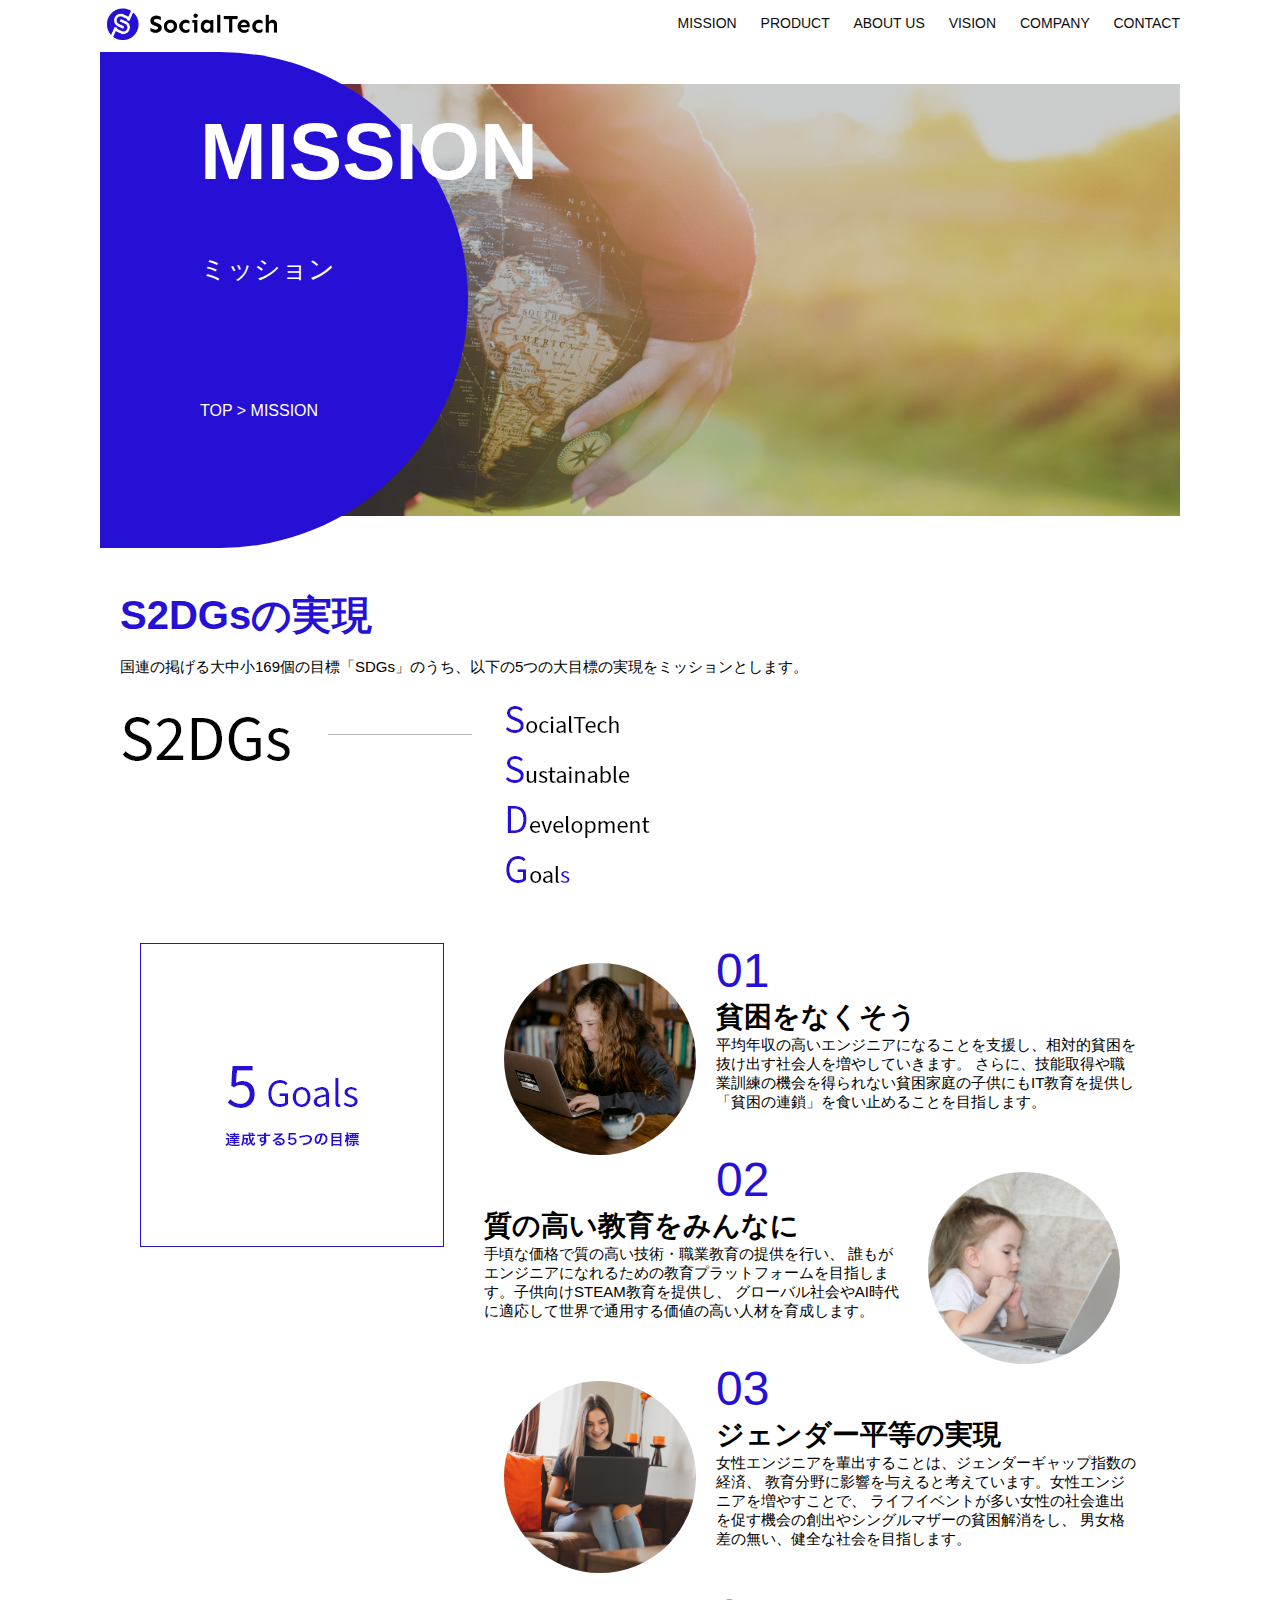
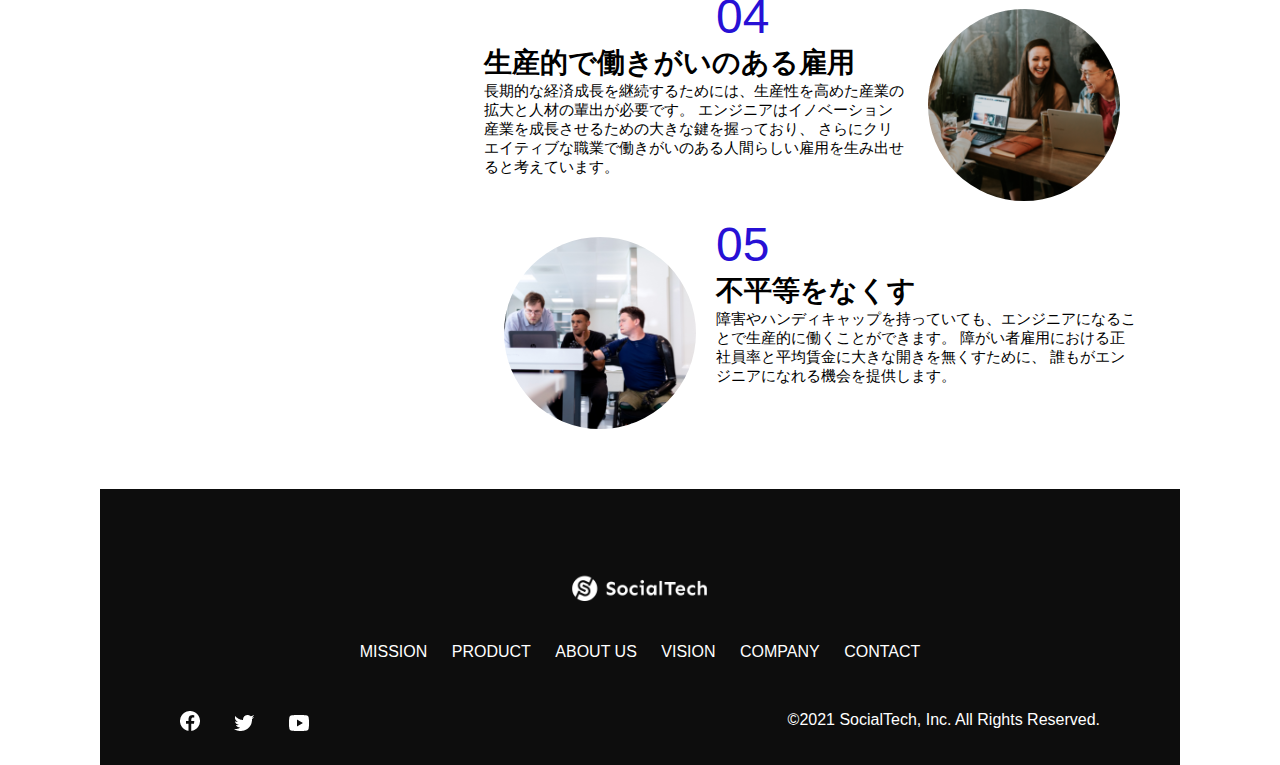
<file: kadai_012/mission.html>
<!DOCTYPE html>
<html>
    <head>
        <title>SocialTech - MISSION ミッション -</title>
        <meta charset="UTF-8" />
        <meta
          name="description"
          content="SocialTechが目指す5つの目標（S2DGs）を紹介します"
        />
        <meta name="viewport" content="width=device-width, initial-scale=1.0" />
        <link rel="stylesheet" href="style.css" />
      </head>

    <body>
        <!-- ヘッダー -->
        <header>
            <!-- ロゴ -->
            <a href="index.html" id="logo"><img src="images/logo.png" alt="トップページに戻る"></a>
        
            <!-- PC用ナビゲーション -->
            <nav id="nav-pc">
              <a href="mission.html">MISSION</a>
              <a href="product.html">PRODUCT</a>
              <a href="index.html#aboutus">ABOUT US</a>
              <a href="index.html#vision">VISION</a>
              <a href="index.html#company">COMPANY</a>
              <a href="index.html#contact">CONTACT</a>
            </nav>
        
            <!-- スマホ用メニューボタン -->
            <img id="menu-sp" src="images/button-menu.png" alt="ナビゲーションを開く" onclick="document.getElementById('nav-sp').style.display = 'block'">
        
            <!-- スマホ用ナビゲーション -->
            <nav id="nav-sp">
              <img id="close" src="images/button-close.png" alt="ナビゲーションを閉じる" onclick="document.getElementById('nav-sp').style.display = 'none'">
              <a id="logo-sp" href="index.html" onclick="document.getElementById('nav-sp').style.display = 'none'"><img
                  src="images/logo-sp.png" alt="トップページに戻る"></a>
              <a class="menu" href="mission.html" onclick="document.getElementById('nav-sp').style.display = 'none'">MISSION</a>
              <a class="menu" href="product.html" onclick="document.getElementById('nav-sp').style.display = 'none'">PRODUCT</a>
              <a class="menu" href="index.html#aboutus" onclick="document.getElementById('nav-sp').style.display = 'none'">ABOUT
                US</a>
              <a class="menu" href="index.html#vision"
                onclick="document.getElementById('nav-sp').style.display = 'none'">VISION</a>
              <a class="menu" href="index.html#company"
                onclick="document.getElementById('nav-sp').style.display = 'none'">COMPANY</a>
              <a class="menu" href="index.html#contact"
                onclick="document.getElementById('nav-sp').style.display = 'none'">CONTACT</a>
              <div id="sns">
                <a href="https://www.facebook.com/sejuku2013"><img src="images/button-facebook.png" alt="Facebookのリンク"></a>
                <a href="https://twitter.com/samuraijuku"><img src="images/button-twitter.png" alt="Twitterのリンク"></a>
                <a href="https://www.youtube.com/channel/UCCFOQO5aDK0xXam4cUQXT8g"><img src="images/button-youtube.png" alt="YouTubeのリンク"></a>
              </div>
            </nav>
          </header>

          <main>
            <article>
                <section id="mission-main">
                    <div id="mission-title">
                        <h1>MISSION</h1>
                        <span>ミッション</span>
                        <div>TOP > MISSION</div>
                    </div>
                </section>
                <section id="mission-s2dgs">
                    <h2 class="mission-h2">S2DGsの実現</h2>
                    <p>国連の掲げる大中小169個の目標「SDGs」のうち、以下の5つの大目標の実現をミッションとします。</p>
                    <img src="images/mission/mission-s2dgs.png" alt="S2DGs">
                </section>
                <section id="mission-5goals">
                    <div>
                     <img id="s2dgs-image" src="images/mission/mission-5goals.png" alt="5Goals">
                    </div>
                    <div>
                     <div>
                        <img class="fivegoals-image-left" src="images/mission/mission-5goals01.png" alt="PCを操作する女の子">
                        <span class="fivegoals-number">01</span>
                        <h3 class="fivegoals-h3">貧困をなくそう</h3>
                        <p class="fivegoals-p">平均年収の高いエンジニアになることを支援し、相対的貧困を抜け出す社会人を増やしていきます。
                            さらに、技能取得や職業訓練の機会を得られない貧困家庭の子供にもIT教育を提供し
                            「貧困の連鎖」を食い止めることを目指します。</p>
                     </div>

                     <div>
                        <img class="fivegoals-image-right" src="images/mission/mission-5goals02.png" alt="PCを見つめる小さい女の子">
                        <span class="fivegoals-number">02</span>
                        <h3 class="fivegoals-h3">質の高い教育をみんなに</h3>
                        <p class="fivegoals-p">手頃な価格で質の高い技術・職業教育の提供を行い、
                            誰もがエンジニアになれるための教育プラットフォームを目指します。子供向けSTEAM教育を提供し、
                            グローバル社会やAI時代に適応して世界で通用する価値の高い人材を育成します。</p>
                     </div>

                     <div>
                        <img class="fivegoals-image-left" src="images/mission/mission-5goals03.png" alt="PCを操作する女性">
                        <span class="fivegoals-number">03</span>
                        <h3 class="fivegoals-h3">ジェンダー平等の実現</h3>
                        <p class="fivegoals-p">女性エンジニアを輩出することは、ジェンダーギャップ指数の経済、
                            教育分野に影響を与えると考えています。女性エンジニアを増やすことで、
                            ライフイベントが多い女性の社会進出を促す機会の創出やシングルマザーの貧困解消をし、
                            男女格差の無い、健全な社会を目指します。</p>
                     </div>

                     <div>
                        <img class="fivegoals-image-right" src="images/mission/mission-5goals04.png" alt="笑顔で話し合う3人の男女">
                        <span class="fivegoals-number">04</span>
                        <h3 class="fivegoals-h3">生産的で働きがいのある雇用</h3>
                        <p class="fivegoals-p">長期的な経済成長を継続するためには、生産性を高めた産業の拡大と人材の輩出が必要です。
                            エンジニアはイノベーション産業を成長させるための大きな鍵を握っており、
                            さらにクリエイティブな職業で働きがいのある人間らしい雇用を生み出せると考えています。</p>
                     </div>

                     <div>
                        <img class="fivegoals-image-left" src="images/mission/mission-5goals05.png" alt="障害を持つ男性が生き生きと働く様子">
                        <span class="fivegoals-number">05</span>
                        <h3 class="fivegoals-h3">不平等をなくす</h3>
                        <p class="fivegoals-p">障害やハンディキャップを持っていても、エンジニアになることで生産的に働くことができます。
                            障がい者雇用における正社員率と平均賃金に大きな開きを無くすために、
                            誰もがエンジニアになれる機会を提供します。</p>
                     </div>
                    </div>
                </section>
            </article>
            <footer>
                <div id="footer-logo">
                    <img src="images/logo-sp.png" alt="SocialTech" />
                  </div>
                  <div id="footer-link">
                    <a href="mission.html">MISSION</a>
                    <a href="product.html">PRODUCT</a>
                    <a href="index.html#aboutus">ABOUT US</a>
                    <a href="index.html#vision">VISION</a>
                    <a href="index.html#company">COMPANY</a>
                    <a href="index.html#contact">CONTACT</a>
                  </div>
                  <div id="sns-footer">
                    <a href="https://www.facebook.com/sejuku2013"
                      ><img src="images/button-facebook.png" alt="Facebookのリンク"
                    /></a>
                    <a href="https://twitter.com/samuraijuku"
                      ><img src="images/button-twitter.png" alt="Twitterのリンク"
                    /></a>
                    <a href="https://www.youtube.com/channel/UCCFOQO5aDK0xXam4cUQXT8g"
                      ><img src="images/button-youtube.png" alt="YouTubeのリンク"
                    /></a>
                    <span id="copyright"
                      >&copy;2021 SocialTech, Inc. All Rights Reserved.
                    </span>
                  </div>
            </footer>
          </main>
    </body>
</html>
</file>
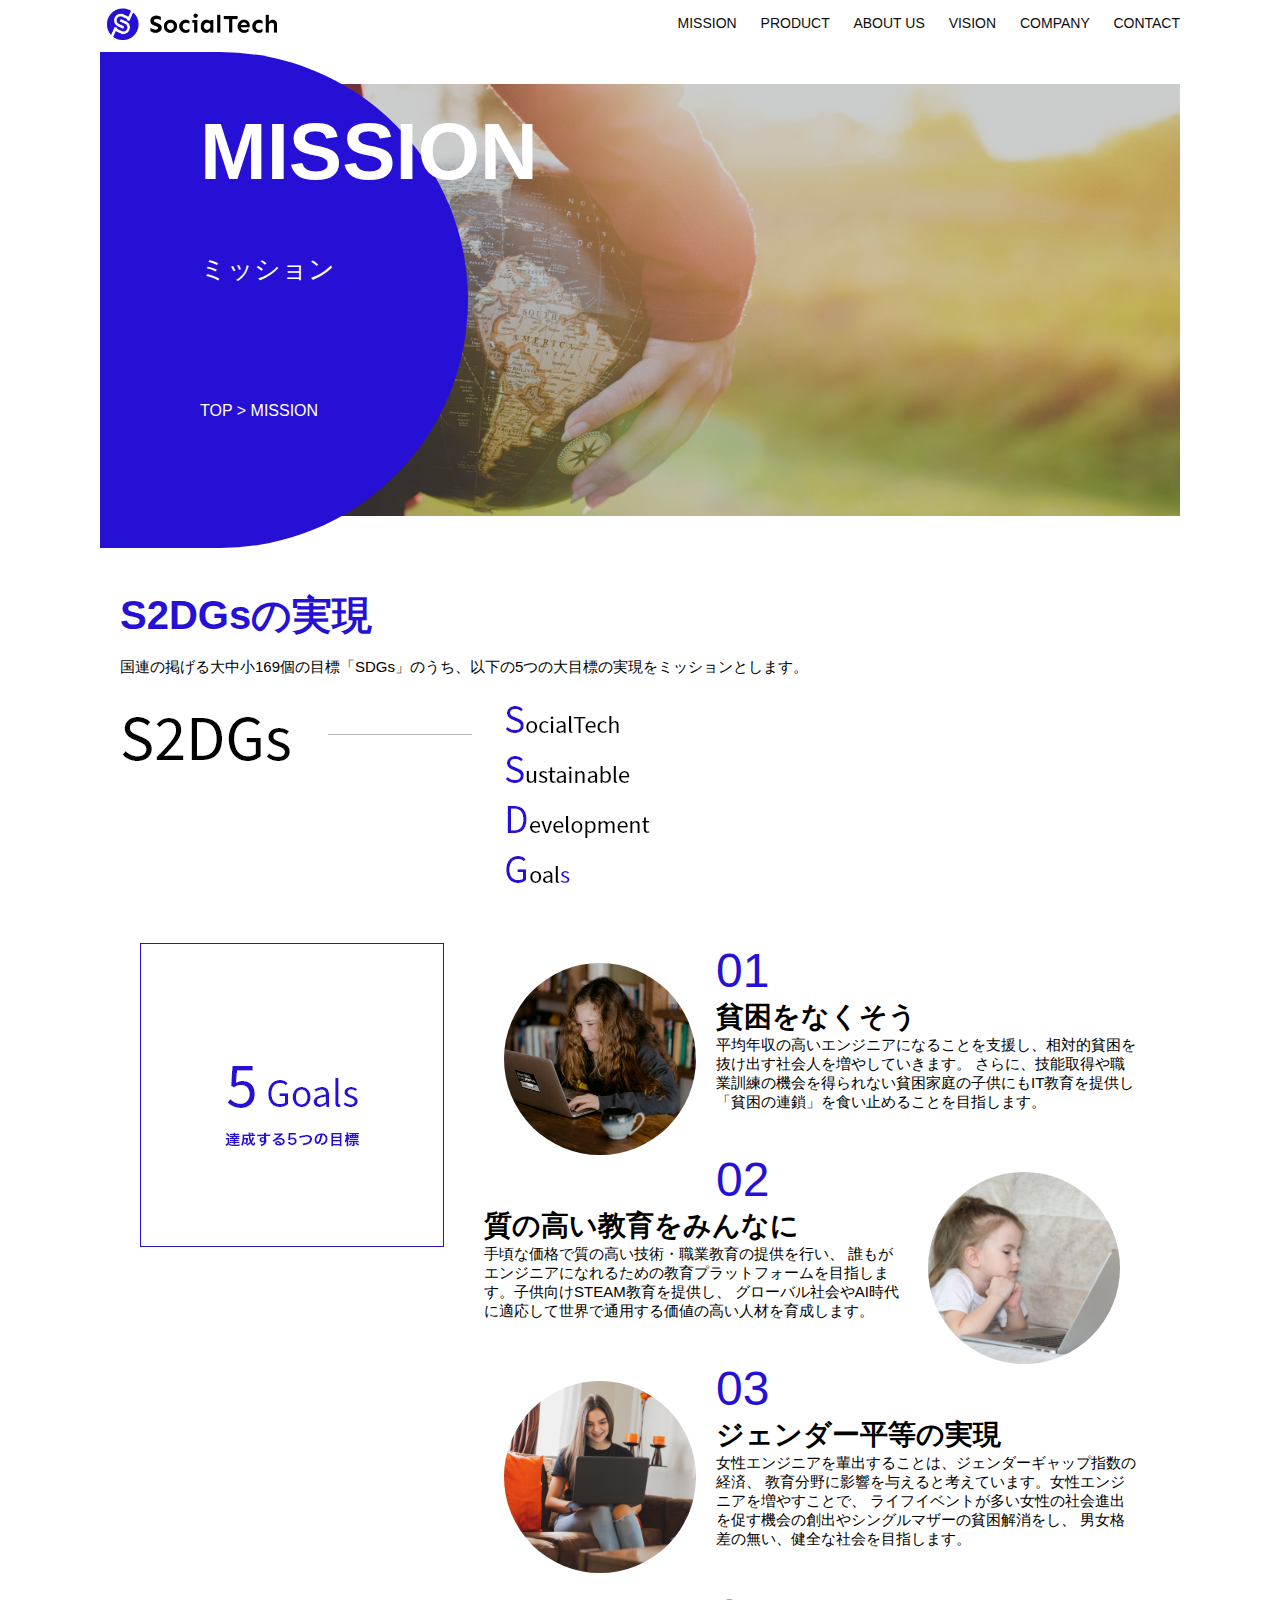
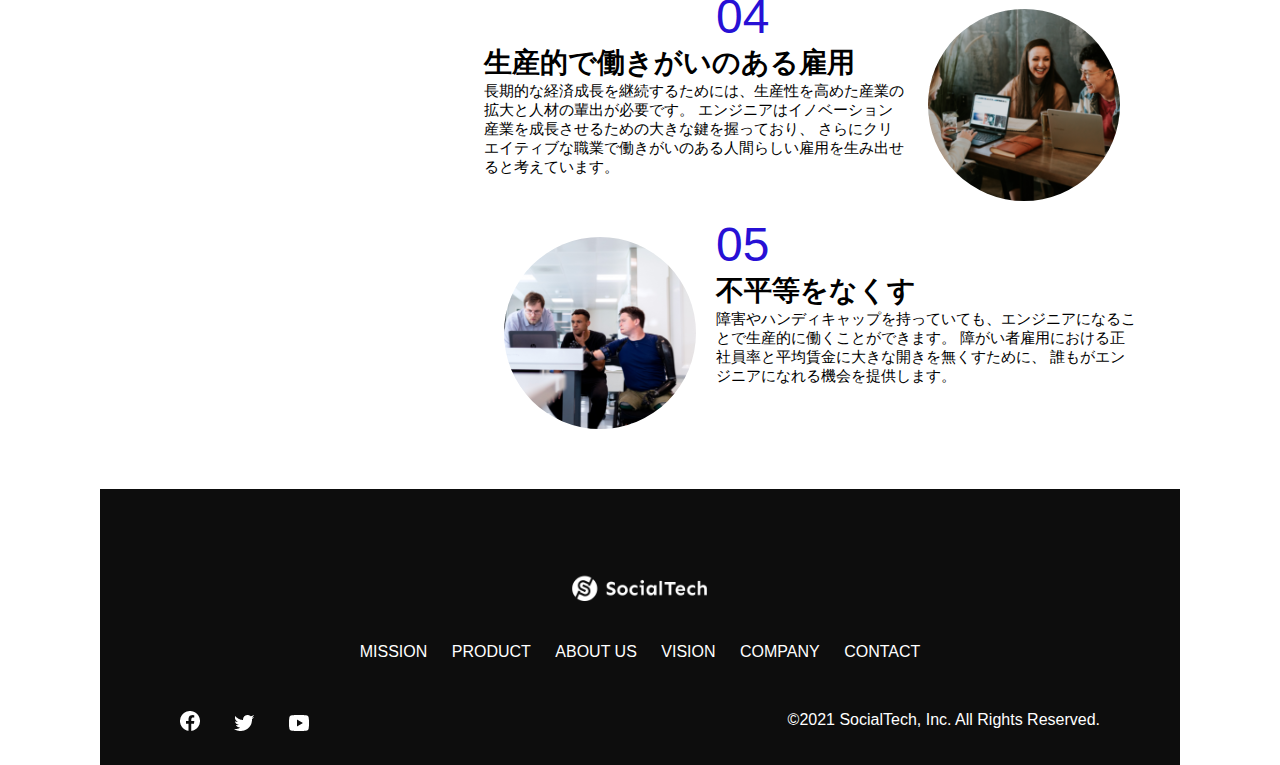
<file: kadai_tutorial_output/mission.html>
<!DOCTYPE html>
<html>
    <head>
        <title>SocialTech - MISSION ミッション -</title>
        <meta charset="utf-8">
        <meta name="description" content="SocialTechが目指す5つの目標（S2DGs）を紹介します">
        <meta name="viewport" content="width=device-width, initial-scale=1.0">
        <link rel="stylesheet" href="style.css">
      </head>

    <body>
        <!-- ヘッダー -->
        <header>
            <!-- ロゴ -->
            <a href="index.html" id="logo"><img src="images/logo.png" alt="トップページに戻る"></a>
        
            <!-- PC用ナビゲーション -->
            <nav id="nav-pc">
              <a href="mission.html">MISSION</a>
              <a href="product.html">PRODUCT</a>
              <a href="index.html#aboutus">ABOUT US</a>
              <a href="index.html#vision">VISION</a>
              <a href="index.html#company">COMPANY</a>
              <a href="index.html#contact">CONTACT</a>
            </nav>
        
            <!-- スマホ用メニューボタン -->
            <img id="menu-sp" src="images/button-menu.png" alt="ナビゲーションを開く" onclick="document.getElementById('nav-sp').style.display = 'block'">
        
            <!-- スマホ用ナビゲーション -->
            <nav id="nav-sp">
              <img id="close" src="images/button-close.png" alt="ナビゲーションを閉じる" onclick="document.getElementById('nav-sp').style.display = 'none'">
              <a id="logo-sp" href="index.html" onclick="document.getElementById('nav-sp').style.display = 'none'"><img
                  src="images/logo-sp.png" alt="トップページに戻る"></a>
              <a class="menu" href="mission.html" onclick="document.getElementById('nav-sp').style.display = 'none'">MISSION</a>
              <a class="menu" href="product.html" onclick="document.getElementById('nav-sp').style.display = 'none'">PRODUCT</a>
              <a class="menu" href="index.html#aboutus" onclick="document.getElementById('nav-sp').style.display = 'none'">ABOUT US</a>
              <a class="menu" href="index.html#vision" onclick="document.getElementById('nav-sp').style.display = 'none'">VISION</a>
              <a class="menu" href="index.html#company" onclick="document.getElementById('nav-sp').style.display = 'none'">COMPANY</a>
              <a class="menu" href="index.html#contact" onclick="document.getElementById('nav-sp').style.display = 'none'">CONTACT</a>
              <div id="sns">
                <a href="https://www.facebook.com/sejuku2013"><img src="images/button-facebook.png" alt="Facebookのリンク"></a>
                <a href="https://twitter.com/samuraijuku"><img src="images/button-twitter.png" alt="Twitterのリンク"></a>
                <a href="https://www.youtube.com/channel/UCCFOQO5aDK0xXam4cUQXT8g"><img src="images/button-youtube.png" alt="YouTubeのリンク"></a>
              </div>
            </nav>
          </header>

          <main>
            <article>
                <section id="mission-main">
                    <div id="mission-title">
                        <h1>MISSION</h1>
                        <span>ミッション</span>
                        <div>TOP > MISSION</div>
                    </div>
                </section>
                <section id="mission-s2dgs">
                    <h2 class="mission-h2">S2DGsの実現</h2>
                    <p>国連の掲げる大中小169個の目標「SDGs」のうち、以下の5つの大目標の実現をミッションとします。</p>
                    <img src="images/mission/mission-s2dgs.png" alt="S2DGs">
                </section>
                <section id="mission-5goals">
                    <div>
                     <img id="s2dgs-image" src="images/mission/mission-5goals.png" alt="5Goals">
                    </div>
                    <div>
                     <div>
                        <img class="fivegoals-image-left" src="images/mission/mission-5goals01.png" alt="PCを操作する女の子">
                        <span class="fivegoals-number">01</span>
                        <h3 class="fivegoals-h3">貧困をなくそう</h3>
                        <p class="fivegoals-p">平均年収の高いエンジニアになることを支援し、相対的貧困を抜け出す社会人を増やしていきます。
                            さらに、技能取得や職業訓練の機会を得られない貧困家庭の子供にもIT教育を提供し
                            「貧困の連鎖」を食い止めることを目指します。</p>
                     </div>

                     <div>
                        <img class="fivegoals-image-right" src="images/mission/mission-5goals02.png" alt="PCを見つめる小さい女の子">
                        <span class="fivegoals-number">02</span>
                        <h3 class="fivegoals-h3">質の高い教育をみんなに</h3>
                        <p class="fivegoals-p">手頃な価格で質の高い技術・職業教育の提供を行い、
                            誰もがエンジニアになれるための教育プラットフォームを目指します。子供向けSTEAM教育を提供し、
                            グローバル社会やAI時代に適応して世界で通用する価値の高い人材を育成します。</p>
                     </div>

                     <div>
                        <img class="fivegoals-image-left" src="images/mission/mission-5goals03.png" alt="PCを操作する女性">
                        <span class="fivegoals-number">03</span>
                        <h3 class="fivegoals-h3">ジェンダー平等の実現</h3>
                        <p class="fivegoals-p">女性エンジニアを輩出することは、ジェンダーギャップ指数の経済、
                            教育分野に影響を与えると考えています。女性エンジニアを増やすことで、
                            ライフイベントが多い女性の社会進出を促す機会の創出やシングルマザーの貧困解消をし、
                            男女格差の無い、健全な社会を目指します。</p>
                     </div>

                     <div>
                        <img class="fivegoals-image-right" src="images/mission/mission-5goals04.png" alt="笑顔で話し合う3人の男女">
                        <span class="fivegoals-number">04</span>
                        <h3 class="fivegoals-h3">生産的で働きがいのある雇用</h3>
                        <p class="fivegoals-p">長期的な経済成長を継続するためには、生産性を高めた産業の拡大と人材の輩出が必要です。
                            エンジニアはイノベーション産業を成長させるための大きな鍵を握っており、
                            さらにクリエイティブな職業で働きがいのある人間らしい雇用を生み出せると考えています。</p>
                     </div>

                     <div>
                        <img class="fivegoals-image-left" src="images/mission/mission-5goals05.png" alt="障害を持つ男性が生き生きと働く様子">
                        <span class="fivegoals-number">05</span>
                        <h3 class="fivegoals-h3">不平等をなくす</h3>
                        <p class="fivegoals-p">障害やハンディキャップを持っていても、エンジニアになることで生産的に働くことができます。
                            障がい者雇用における正社員率と平均賃金に大きな開きを無くすために、
                            誰もがエンジニアになれる機会を提供します。</p>
                     </div>
                    </div>
                </section>
            </article>
            <footer>
                <div id="footer-logo">
                    <img src="images/logo-sp.png" alt="SocialTech">
                  </div>
                  <div id="footer-link">
                    <a href="mission.html">MISSION</a>
                    <a href="product.html">PRODUCT</a>
                    <a href="index.html#aboutus">ABOUT US</a>
                    <a href="index.html#vision">VISION</a>
                    <a href="index.html#company">COMPANY</a>
                    <a href="index.html#contact">CONTACT</a>
                  </div>
                  <div id="sns-footer">
                    <a href="https://www.facebook.com/sejuku2013"><img src="images/button-facebook.png" alt="Facebookのリンク"></a>
                    <a href="https://twitter.com/samuraijuku"><img src="images/button-twitter.png" alt="Twitterのリンク"></a>
                    <a href="https://www.youtube.com/channel/UCCFOQO5aDK0xXam4cUQXT8g"><img src="images/button-youtube.png" alt="YouTubeのリンク"></a>
                    <span id="copyright">&copy;2021 SocialTech, Inc. All Rights Reserved.</span>
                  </div>
            </footer>
          </main>
    </body>
</html>
</file>
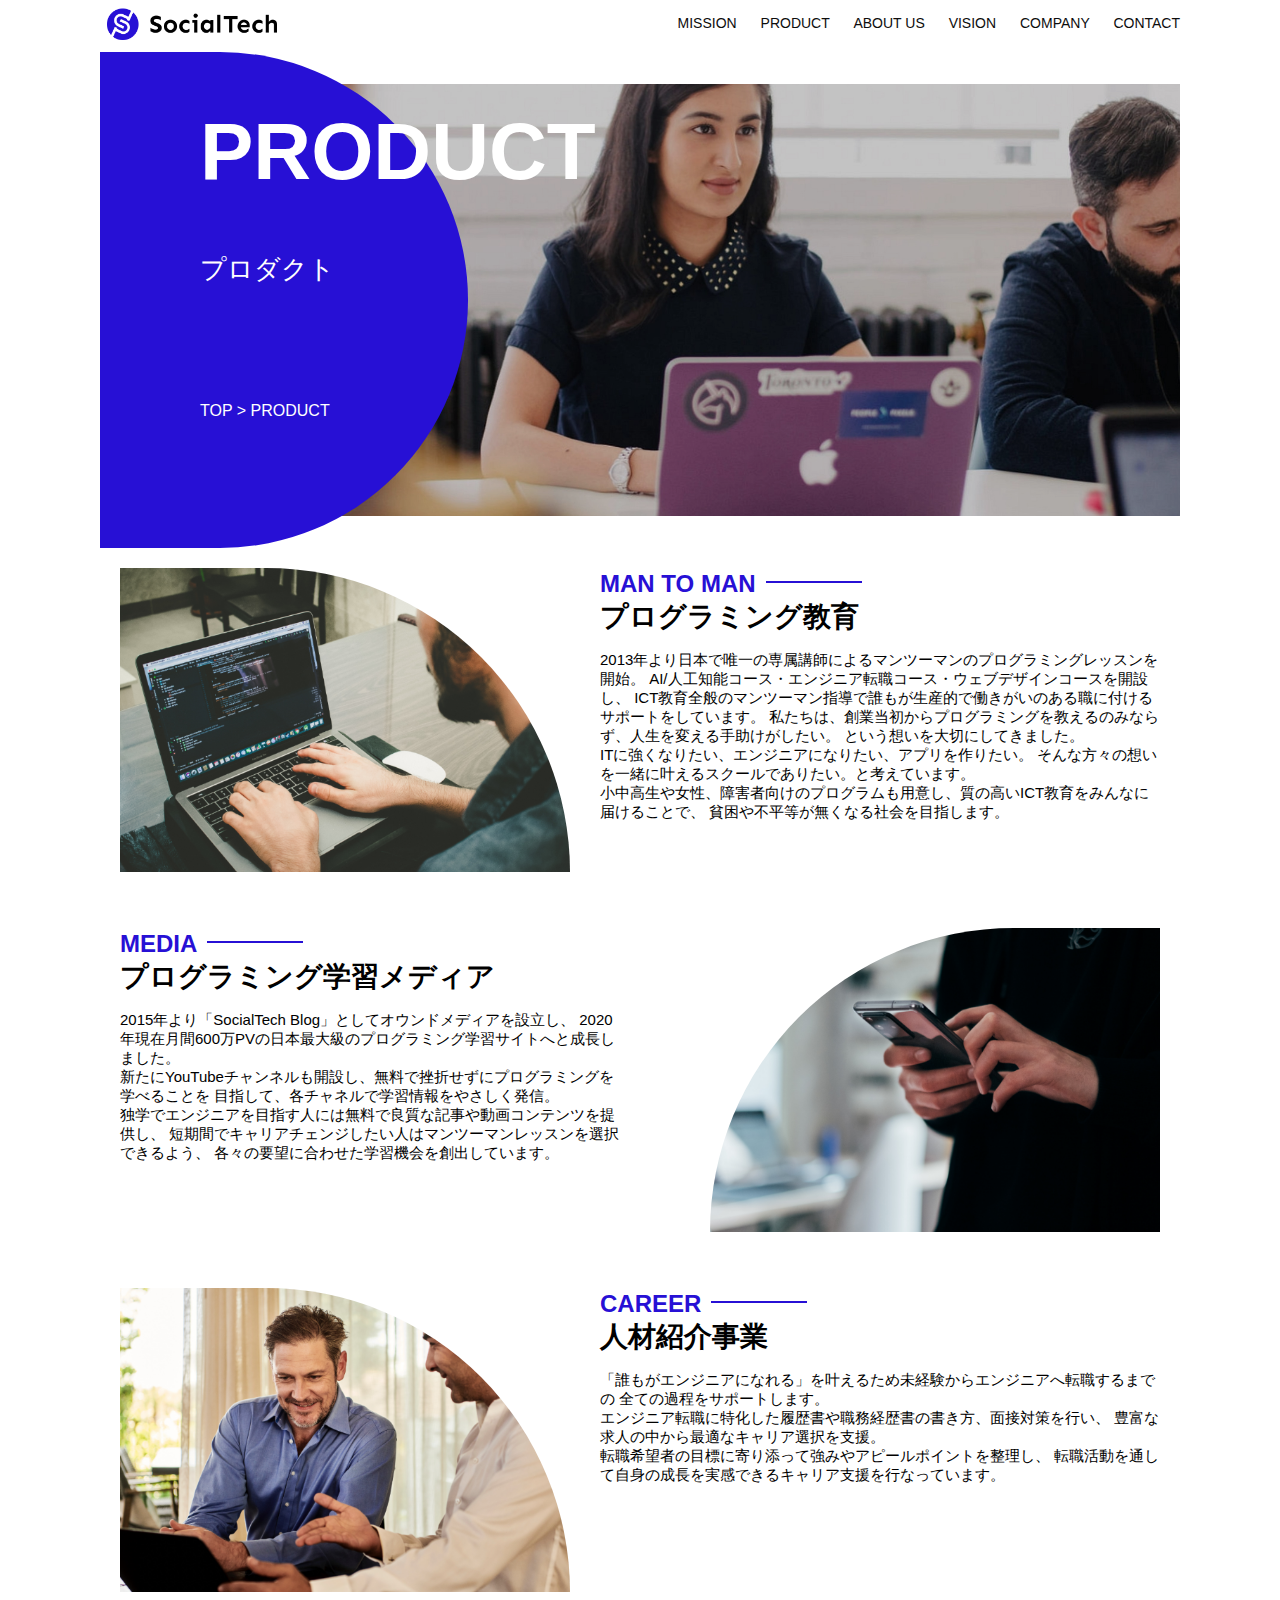
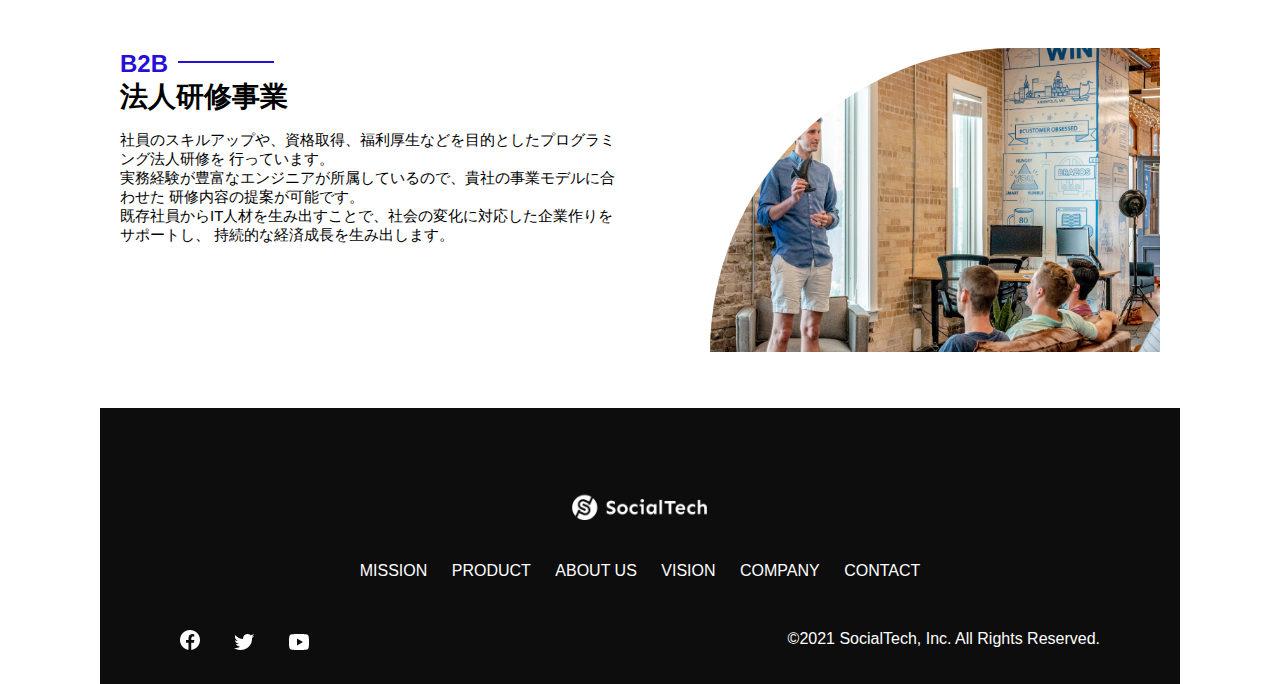
<file: kadai_tutorial_output/product.html>
<!DOCTYPE html>
<html>
<head>
    <title>SocialTech -PRODUCT プロダクト-</title>
    <meta charset="utf-8">
    <meta name="description" content="SocialTechの4つのプロダクトを紹介します">
    <meta name="viewport" content="width=device-width, initial-scale=1.0">
    <link rel="stylesheet" href="style.css">
</head>

<body>
    <!--ヘッダー-->
    <header>
        <a href="index.html" id="logo"><img src="images/logo.png" alt="トップページに戻る"></a>

    <!--PC用ナビゲーション-->
    <nav id="nav-pc">
        <a href="mission.html">MISSION</a>
        <a href="product.html">PRODUCT</a>
        <a href="index.html#aboutus">ABOUT US</a>
        <a href="index.html#vision">VISION</a>
        <a href="index.html#company">COMPANY</a>
        <a href="index.html#contact">CONTACT</a>
      </nav>

      <!-- スマホ用メニューボタン -->
     <img id="menu-sp" src="images/button-menu.png" alt="ナビゲーションを開く" onclick="document.getElementById('nav-sp').style.display = 'block'">

     <!-- スマホ用ナビゲーション -->
     <nav id="nav-sp">
        <img id="close" src="images/button-close.png" alt="ナビゲーションを閉じる" onclick="document.getElementById('nav-sp').style.display = 'none'">
        <a id="logo-sp" href="index.html" onclick="document.getElementById('nav-sp').style.display = 'none'"><img src="images/logo-sp.png" alt="トップページに戻る"></a>
        <a class="menu" href="mission.html" onclick="document.getElementById('nav-sp').style.display = 'none'">MISSION</a>
        <a class="menu" href="product.html" onclick="document.getElementById('nav-sp').style.display = 'none'">PRODUCT</a>
        <a class="menu" href="index.html#aboutus" onclick="document.getElementById('nav-sp').style.display = 'none'">ABOUT US</a>
        <a class="menu" href="index.html#vision" onclick="document.getElementById('nav-sp').style.display = 'none'">VISION</a>
        <a class="menu" href="index.html#company" onclick="document.getElementById('nav-sp').style.display = 'none'">COMPANY</a>
        <a class="menu" href="index.html#contact" onclick="document.getElementById('nav-sp').style.display = 'none'">CONTACT</a>
        <div id="sns">
          <a href="https://www.facebook.com/sejuku2013"><img src="images/button-facebook.png" alt="Facebookのリンク"></a>
          <a href="https://twitter.com/samuraijuku"><img src="images/button-twitter.png" alt="Twitterのリンク"></a>
          <a href="https://www.youtube.com/channel/UCCFOQO5aDK0xXam4cUQXT8g"><img src="images/button-youtube.png" alt="YouTubeのリンク"></a>
        </div>
      </nav>
    </header>

    <main>
        <article>
            <section id="product-main">
                <div id="product-title">
                    <h1>PRODUCT</h1>
                    <span>プロダクト</span>
                    <div>TOP > PRODUCT</div>
                </div>
            </section>
            <section class="product-section1">
                <img src="images/product/product-mantoman.png" alt="PCでコードを書く男性">
                <div>
                    <h2 class="product-h2">MAN TO MAN</h2>
                    <h3 class="product-h3">プログラミング教育</h3>
                    <p>2013年より日本で唯一の専属講師によるマンツーマンのプログラミングレッスンを開始。
                        AI/人工知能コース・エンジニア転職コース・ウェブデザインコースを開設し、
                        ICT教育全般のマンツーマン指導で誰もが生産的で働きがいのある職に付けるサポートをしています。
                        私たちは、創業当初からプログラミングを教えるのみならず、人生を変える手助けがしたい。
                        という想いを大切にしてきました。<br>
                        ITに強くなりたい、エンジニアになりたい、アプリを作りたい。
                        そんな方々の想いを一緒に叶えるスクールでありたい。と考えています。<br>
                        小中高生や女性、障害者向けのプログラムも用意し、質の高いICT教育をみんなに届けることで、
                        貧困や不平等が無くなる社会を目指します。</p>
                </div>
            </section>
            <section class="product-section2">
                <div>
                    <h2 class="product-h2">MEDIA</h2>
                    <h3 class="product-h3">プログラミング学習メディア</h3>
                    <p>2015年より「SocialTech Blog」としてオウンドメディアを設立し、
                        2020年現在月間600万PVの日本最大級のプログラミング学習サイトへと成長しました。<br>
                        新たにYouTubeチャンネルも開設し、無料で挫折せずにプログラミングを学べることを
                        目指して、各チャネルで学習情報をやさしく発信。<br>
                        独学でエンジニアを目指す人には無料で良質な記事や動画コンテンツを提供し、
                        短期間でキャリアチェンジしたい人はマンツーマンレッスンを選択できるよう、
                        各々の要望に合わせた学習機会を創出しています。</p>
                </div>
                <img src="images/product/product-media.png" alt="スマートフォンを操作する人">
            </section>
            <section class="product-section1">
                <img src="images/product/product-career.png" alt="笑顔で話し合う2人の男性">
                <div>
                    <h2 class="product-h2">CAREER</h2>
                    <h3 class="product-h3">人材紹介事業</h3>
                    <p>「誰もがエンジニアになれる」を叶えるため未経験からエンジニアへ転職するまでの
                        全ての過程をサポートします。<br>
                        エンジニア転職に特化した履歴書や職務経歴書の書き方、面接対策を行い、
                        豊富な求人の中から最適なキャリア選択を支援。<br>
                        転職希望者の目標に寄り添って強みやアピールポイントを整理し、
                        転職活動を通して自身の成長を実感できるキャリア支援を行なっています。<br></p>
                  </div>
            </section>
            <section class="product-section2">
                <div>
                    <h2 class="product-h2">B2B</h2>
                    <h3 class="product-h3">法人研修事業</h3>
                    <p>社員のスキルアップや、資格取得、福利厚生などを目的としたプログラミング法人研修を
                        行っています。<br>
                        実務経験が豊富なエンジニアが所属しているので、貴社の事業モデルに合わせた
                        研修内容の提案が可能です。<br>
                        既存社員からIT人材を生み出すことで、社会の変化に対応した企業作りをサポートし、
                        持続的な経済成長を生み出します。</p>
                </div>
                <img src="images/product/product-b2b.png" alt="講演中の男性とそれを聴く人々">
            </section>
        </article>
        <footer>
            <div id="footer-logo">
              <img src="images/logo-sp.png" alt="SocialTech">
            </div>
            <div id="footer-link">
              <a href="mission.html">MISSION</a>
              <a href="product.html">PRODUCT</a>
              <a href="index.html#aboutus">ABOUT US</a>
              <a href="index.html#vision">VISION</a>
              <a href="index.html#company">COMPANY</a>
              <a href="index.html#contact">CONTACT</a>
            </div>
            <div id="sns-footer">
              <a href="https://www.facebook.com/sejuku2013"
                ><img src="images/button-facebook.png" alt="Facebookのリンク"></a>
              <a href="https://twitter.com/samuraijuku"><img src="images/button-twitter.png" alt="Twitterのリンク"></a>
              <a href="https://www.youtube.com/channel/UCCFOQO5aDK0xXam4cUQXT8g"><img src="images/button-youtube.png" alt="YouTubeのリンク"></a>
              <span id="copyright">&copy;2021 SocialTech, Inc. All Rights Reserved.</span>
            </div>
          </footer>
    </main>
</body>
</html>
</file>
<file: kadai_012/style.css>
/* PC、スマホ共通スタイル */
body {
  font-family: "Source Sans Pro", "Hiragino Kaku Gothic ProN", Meiryo, Arial,
    sans-serif;
}

p {
  font-size: 15px;
}

/*================
PC用のスタイル 
=================*/
/* 画面幅が768px以上のとき */
@media screen and (min-width: 768px) {
/* 横幅設定 */
body {
  max-width: 1080px;
  min-width: 960px;
  margin: 0 auto 0 auto;
}

/* ヘッダー */
header {
  display: flex;
  justify-content: space-between;
}

/* ナビゲーションのレイアウト */
#nav-pc {
  text-align: right;
  font-size: 14px;
  padding-top: 15px;
}

/* ナビゲーションのリンクの装飾設定 */
#nav-pc>a {
  text-decoration: none;
  margin-left: 20px;
}

#nav-pc>a:link {
  color: #0d0d0d;
}

#nav-pc>a:visited {
  color: #0d0d0d;
}

#nav-pc>a:hover {
  color: #0d0d0d;
  text-decoration: underline;
}

#nav-pc>a:active {
  color: #0d0d0d;
}

/* スマホ用ナビを非表示 */
#nav-sp,
#menu-sp {
  display: none;
}

/* メインビジュアル*/
#main-visual {
  position: relative;
  height: 400px;
}

#main-message {
  position: absolute;
  top: 0;
  left: 0;
  background-color: #2710d5;
  color: #ffffff;
  border-radius: 0 0 476px 0;
  max-width: 620px;
  height: 100%;
  width: 100%;
  z-index: 11;
}

#main-message>h1 {
  font-size: 60px;
  font-weight: bold;
  margin: 100px 0 0 50px;
}

#main-message>p {
  font-size: 28px;
  margin: 0 0 0 50px;
}

#main-visual>img {
  max-width: 620px;
  border-radius: 476px 0 0 0;
  position: absolute;
  top: 0;
  right: 0;
  z-index: 10;
}

/* 見出し */
h2 {
  margin: 40px 0 0 0;
}

h2::after {
  content: url("images/line.png");
  margin-left: 10px;
}

h3 {
  font-size: 27px;
}

/* ミッション */
#mission {
  margin: 80px auto 80px auto;
  width: 100%;
}

#mission-flex {
  width: 100%;
  display: flex;
}

#mission-flex>div {
  width: 50%;
  margin: 20px;
}

#mission-photo {
  width: 100%;
}

#s2dgs {
  margin-top: 50px;
}

/* プロダクト */
#product {
  background-color: #fafafa;
  width: 100%;
  margin: 80px 0 80px 0;
  padding: 10px 40px 0px 40px;
}

/* 外枠 */
#product>div {
  margin-top: 40px;
  display: flex;
}

/* 左のカラム */
#product-left {
  width: 50%;
  margin-right: 20px;
}

/* 右のカラム */
#product-right {
  width: 50%;
  margin-left: 20px;
  margin-top: 80px;
}

/* 画像＋説明の枠 */
#product-left>div {
  position: relative;
  height: 480px;
  margin-right: 20px;
}

#product-right>div {
  position: relative;
  height: 480px;
  margin-left: 20px;
}

/* 画像 */
.product-photo {
  width: 100%;
}

/* 説明文の枠 */
.product-explain {
  background-color: #ffffff;
  position: absolute;
  left: 0;
  top: 280px;
  margin: 0 40px 0 40px;
  padding: 20px;
  box-shadow: 5px 5px 10px rgba(0, 0, 0, 0.05);
}

/* 説明文の英語 */
.product-explain>span {
  color: #2710d5;
  font-weight: bold;
  font-size: 16px;
  margin: 0;
}

/* 説明文の見出し */
.product-explain>h3 {
  margin: 5px 0 5px 0;
}

/* 説明文 */
.product-explain>p {
  margin: 0;
}

/* 「もっとみる」ボタン */
#product-more {
  margin: 0 auto -42px auto;
}

/* ABOUT US */
#aboutus {
  margin: 80px auto 80px auto;
}

/* 3つの組織文化と画像を入れる枠 */
#aboutus>div {
  display: flex;
}

/* 画像 */
.culture-img {
  width: 100%;
  align-self: flex-start;
}

.culture-img2 {
  margin-top: 50px;
  width: 100%;
}

/* 3つの組織文化の表 */
.culture-table {
  max-width: 500px;
  margin-right: 50px;
}

/* 番号 */
.culture-num {
  font-size: 80px;
  color: #2710d5;
  margin: 0 20px 0 0;
}

/* 組織文化英語 */
.culture-en {
  color: #2710d5;
  font-weight: bold;
  font-size: 24px;
  display: block;
}

/* 組織文化日本語 */
.culture-jp {
  font-size: 28px;
  font-weight: bold;
}

/* 説明文 */
.culture-description {
  margin: 0;
}

/* ビジョン */
#vision {
  margin: 80px auto 80px auto;
}

/* セクション内の外枠 */
#vision>div {
  width: 100%;
  display: flex;
  justify-content: space-between;
  flex-wrap: wrap;
}

/* 7つの行動指針の枠 */
.vision-box {
  width: 300px;
  height: 300px;
  margin-bottom: 30px;
  position: relative;
}

.vision-box>img {
  width: 100%;
  height: auto;
  position: absolute;
  top: 0;
  left: 0;
  z-index: 30;
}

.vision-box>span {
  position: absolute;
  top: 0;
  left: 0;
  z-index: 31;
  margin-right: 20px;
}

.vision-box>span>h4 {
  color: #2710d5;
  font-size: 19px;
  margin: 80px 0 0 0;
}

.vision-box > span > h4::first-letter {
  font-size: 40px;
}

.vision-box>span>h5 {
  font-size: 20px;
  margin: 0 0 0 0;
}

.vision-box>span>p {
  margin: 10px 0 0 0;
}

/* 会社概要 */
#company {
  margin: 80px auto 80px auto;
}

#company-table {
  width: 100%;
}

.tableheader {
  text-align: left;
  padding: 20px;
  border-bottom-color: #2710d5;
  border-bottom-width: 1px;
  border-bottom-style: solid;
  width: 100px;
}

.tableheader-first {
  text-align: left;
  padding: 20px;
  border-bottom-color: #2710d5;
  border-bottom-width: 1px;
  border-bottom-style: solid;
  border-top-color: #2710d5;
  border-top-width: 1px;
  border-top-style: solid;
  width: 100px;
}

.cell {
  padding: 30px;
  border-bottom-color: #ececec;
  border-bottom-width: 1px;
  border-bottom-style: solid;
}

.cell-first {
  padding: 30px;
  border-bottom-color: #ececec;
  border-bottom-width: 1px;
  border-bottom-style: solid;
  border-top-color: #ececec;
  border-top-width: 1px;
  border-top-style: solid;
}

#company>iframe {
  width: 100%;
  height: 368px;
  margin-top: 40px;
}

/* お問い合わせ */
#contact {
  margin: 80px auto 80px auto;
}

/* 外枠 */
#contact>form>div {
  display: flex;
  flex-direction: row;
  flex-wrap: wrap;
  padding-bottom: 30px;
}

/* 左列の見出し */
.contact-heading {
  width: 240px;
  align-self: center;
}

/* 見出しのラベル */
.contact-label {
  font-weight: bold;
}

/* 必須 */
.contact-span {
  color: #ce2222;
  margin: 0 0 0 20px;
  font-weight: bold;
}

/* テキストボックス */
.contact-textbox {
  border-top: 0;
  border-left: 0;
  border-right: 0;
  border-bottom-width: 1px;
  border-bottom-color: #707070;
  border-bottom-style: solid;
  background-color: #fafafa;
  width: 400px;
  height: 56px;
}

/* お問い合わせ内容のテキストエリア */
.contact-textarea {
  border-top: 0;
  border-left: 0;
  border-right: 0;
  border-bottom-width: 1px;
  border-bottom-color: #707070;
  border-bottom-style: solid;
  background-color: #fafafa;
  width: 400px;
  height: 200px;
}

/* 個人情報の取り扱い */
details {
  width: 700px;
}

details>div {
  background-color: #fafafa;
  padding: 20px;
}

details>div>span {
  font-weight: bold;
}

/* フッター */
footer {
  background-color: #0d0d0d;
  text-align: center;
  padding: 80px 80px 30px 80px;
}

#footer-logo {
  margin-bottom: 30px;
}

#footer-link {
  margin-bottom: 50px;
}
#footer-link > a {
  text-decoration: none;
  margin: 10px;
}
#footer-link > a:link {
  color: #ffffff;
}
#footer-link > a:visited {
  color: #ffffff;
}
#footer-link > a:hover {
  color: #ffffff;
  text-decoration: underline;
}
#footer-link > a:active {
  color: #ffffff;
}

#sns-footer {
  text-align: left;
  width: 100%;
}

#sns-footer > a {
  margin-right: 30px;
}

#copyright {
  color: #ffffff;
  float: right;
}

/*導入企業(課題部分)*/
#cases {
  margin: 40px 0 40px 0 ;
  width: 100%;
}

ul {
  display: flex;
  list-style-type: none;
}

li{
  width: 33%;
  margin: 20px;
}

.case-card {
  background-color: #FFFFFF;
  min-height: 400px;
  box-shadow: 5px 5px 15px  rgba(0, 0, 0, 0.2);
}

.case-img {
  width: 100%;
}

.case-info {
  padding: 10px 20px 10px 20px;
}

.case-name{
  color: #2710d5;
  font-size: 19px;
}

.case-content {
  font-size: 14px;
}

/* mission.html用スタイル */
   /* ミッションのメインビジュアル */
   #mission-main {
    height: 496px;
    width: 100%;
    background-image: url(images/mission/mission-main.png);
    background-repeat: no-repeat;
    background-position-y: center;
}

  #mission-title {
    background-color: #2710d5;
    width: 368px;
    color: #ffffff;
    height: 496px;
    border-radius: 0 248px 248px 0;
    position: relative;
}

   #mission-title > h1 {
    position: absolute;
    top: 0;
    left: 100px;
    font-size: 80px;
    }

    #mission-title > span{
      position: absolute;
      top: 200px;
      left: 100px;
      font-size: 26px;
    }

    #mission-title > div {
      position: absolute;
      top: 350px;
      left: 100px;
      font-size: 16px;
    }

    #mission-s2dgs {
      width: 100%;
      margin: 20px;
    }

    .mission-h2 {
      color: #2710d5;
      font-size: 40px;
    }

    .mission-h2::after {
      content: none;
    }

    #mission-5goals {
      margin: 20px;
      display: flex;
    }
    
    #mission-5goals > div {
      flex-grow: 1;
      padding: 20px;
    }

    #mission-5goals > div >div {
      margin-bottom: 40px;
    }

    .fivegoals-image-right {
      float: right;
      margin: 20px;
    }

    .fivegoals-image-left {
      float: left;
      margin: 20px;
    }

    .fivegoals-number {
      font-size: 48px;
      color: #2710d5;
      margin: 0;
    }

    .fivegoals-h3 {
      font-size: 28px;
      margin: 0;
    }

    .fivegoals-p {
      margin: 0;
    }


  }

/*====================
  スマートフォン用のスタイル
  =====================*/
  @media screen and (max-width: 767px) {
    body {
      min-width: 375px;
      margin: 0;
    }
  
    /* PC用ナビゲーション非表示 */
    #nav-pc {
      display: none;
    }
  
    /* ハンバーガーメニュー */
    #menu-sp {
      float: right;
      padding: 0;
    }

    /* スマホ用ナビゲーションの表示切替 */
   /* 初期状態、レイアウトと非表示設定 */
   #nav-sp {
    background-color: #2710d5;
    position: absolute;
    left: 0;
    top: 0;
    height: 100%;
    width: 100%;
    display: none;
    z-index: 100;
    }

    /*ボタン*/
    #close {
      position: absolute;
      top: 20px;
      right: 20px;
    }

    /*ナビゲーションメニュー用ロゴ*/
    #logo-sp{
      margin: 80px 0 30px 20px;
    }

     /* ナビゲーションのリンクの装飾設定 */
     #nav-sp > a {
      display: block;
     }
     
     #nav-sp > a:link {
      color: #ffffff;
     }

     #nav-sp > a:visited {
      color: #ffffff;
    }

    #nav-sp > a:hover {
      color: #ffffff;
      text-decoration: underline;
    }
    
    #nav-sp > a:active {
      color: #ffffff;
    }

    #nav-sp > .menu {
      text-decoration: none;
      display: block;
      margin: 0 20px 0 20px;
      height: 44px;
      font-size: 16px;
      background-image: url("images/arrow.png");
      background-repeat: no-repeat;
      background-position: right top;
    }

    #sns {
      position: absolute;
      bottom: 20px;
      left: 20px;
    }
    #sns > a {
      margin-right: 30px;
    }

     /* メインビジュアル */
   #main-visual {
    position: relative;
    height: 470px;
    width: 100%;
    overflow: hidden;
  }
  #main-visual > div {
    position: absolute;
    top: 0;
    left: 0;
    background-color: #2710d5;
    color: white;
    border-radius: 0 0 476px 0;
    text-align: center;
    height: 280px;
    width: 100%;
    z-index: 11;
  }
  #main-visual > div > h1 {
    font-size: 28px;
    margin: 90px 0 0 0;
  }

  #main-visual > div > p {
    margin: 0;
  }

  #main-visual > img {
    width: 100%;
    border-radius: 476px 0 0 0;
    z-index: 10;
    position: absolute;
    bottom: 0;
    right: 0;
  }

  h2::after {
    content: url("images/line.png");
    margin-left: 10px;
  }

  h3 {
    font-size: 24px;
    margin: 10px 0 0 0;
  }

  #mission {
    margin: 20px;
  }

  #mission-photo {
    width: 100%;
  }

  #s2dgs {
    width: 100%;
  }

  /*プロダクト*/
  #product{
    background-color: #fafafa;
    padding-top: 10px;
  }

  #product h2 {
    margin-left: 20px;
  }

  #product-left, #product-right{
    margin: 0 20px 0 20px;
}

#product-left >div, #product-right > div{
  position: relative;
  height: 540px;
}

.product-explain {
  background-color: #ffffff;
  position: absolute;
  left: 0;
  bottom: 50px;
  padding: 20px;
  box-shadow: 5px 5px 10px rgba(0, 0, 0, 0.05);
}

.product-explain > span {
  color: #2710d5;
  font-weight: bold;
  font-size: 16px;
  margin: 0;
}

.product-explain > h3 {
  margin: 10px 0 10px 0;
}

.product-photo {
  width: 100%;
}

#product-more > img {
  margin: 0 0 -42px 20px;
}

#aboutus {
  margin: 80px 20px 80px 20px;
}

#aboutus > div {
  display: flex;
  flex-direction: column;
} 

.culture-table {
  width: 100%;
  padding-right: 20px;
  order: 2;
}

.culture-img {
  width: 100%;
  order: 1;
}

.culture-img2 {
  width: 100%;
}

.culture-num {
  font-size: 80px;
  color: #2710d5;
}

.culture-en {
  color: #2710d5;
  font-weight: bold;
  font-size: 24px;
  display: block;
}

.culture-jp {
  display: block;
}

.culture-description {
  margin: 0;
}

#vision {
  margin: 80px 20px 80px 20px;
}

.vision-box {
  width: 300px;
  height: 300px;
  margin-bottom: 30px;
  position: relative;
}

.vision-box > img {
  width: 100%;
  height: auto;
  position: absolute;
  top: 0;
  left: 0;
  z-index: 30;
}

.vision-box > span {
  position: absolute;
  top: 0;
  left: 0;
  z-index: 31;
  margin-right: 20px;
}

.vision-box > span >h4 {
  color: #2710d5;
  font-size: 19px;
  margin: 60px 0 0 0;
}

.vision-box > span > h5 {
  font-size: 20px;
  margin: 0 0 0 0;
}

.vision-box > span > p {
  margin: 10px 0 0 0;
}

#company {
  margin: 0 20px 0 20px;
}

#company > h3 {
  margin: 0 0 20px 0;
}

#company  > table {
  width: 100%;
} 

.tableheader-first {
  text-align: left;
  padding: 20px;
  border-bottom-color: #2710d5;
  border-bottom-width: 1px;
  border-bottom-style: solid;
  border-top-color: #2710d5;
  border-top-width: 1px;
  border-top-style: solid;
  width: 50px;
}

.tableheader {
  text-align: left;
  padding: 20px;
  border-bottom-color: #2710d5;
  border-bottom-width: 1px;
  border-bottom-style: solid;
  width: 50px;
}

.cell {
  padding: 20px;
  border-bottom-color: #ececec;
  border-bottom-width: 1px;
  border-bottom-style: solid;
}

.cell-first {
  padding: 20px;
  border-bottom-color: #ececec;
  border-bottom-width: 1px;
  border-bottom-style: solid;
  border-top-color: #ececec;
  border-top-width: 1px;
  border-top-style: solid;
}

#company > iframe{
  width: 100%;
  height: 240px;
  margin: 40px 0 0 0;
}

#contact {
  margin: 80px 20px 80px 20px;
}

#contact > h3 {
  margin-bottom: 20px;
}

#contact > form >div {
  margin-bottom: 20px;
}

.contact-heading {
  margin-bottom: 20px;
}

.contact-label {
  font-weight: bold;
}

.contact-span {
  color: #ce2222;
  margin-left: 20px;
  font-weight: bold;
}

.contact-textbox {
  height: 56px;
  border-top: 0;
  border-left: 0;
  border-right: 0;
  background-color: #fafafa;
  border-bottom-color: #707070;
  border-bottom-width: 1px;
  border-bottom-style: solid;
  min-width: 300px;
  width: 100%;
}

.contact-textarea {
  height: 150px;
  border-top: 0;
  border-left: 0;
  border-right: 0;
  background-color: #fafafa;
  width: 100%;
}

.radiobutton {
  margin-bottom: 20px;
}

.radiobutton + label::after {
  content: "\A";
  white-space: pre;
}

footer {
  background-color: #0d0d0d;
  padding: 30px 20px 50px 20px;
}

#footer-logo {
  margin-bottom: 30px;
}

#footer-link {
  margin-bottom: 50px;
}

#footer-link > a {
  text-decoration: none;
  margin: 0 20px 30px 0;
  display: block;
  background-image: url(images/arrow.png);
  background-repeat: no-repeat;
  background-position: right top;
}

#footer-link > a:link {
  color: #ffffff;
}

#footer-link > a:visited {
  color: #ffffff;
}

#footer-link > a:hover {
  color: #ffffff;
  text-decoration: underline;
}

#footer-link > a:active {
  color: #ffffff;
}

#sns-footer > a {
  margin-right: 30px;
}

#copyright {
  font-size: 12px;
  display: block;
  margin-top: 30px;
  color: #ffffff;
}

/* mission.html用スタイル */
   /* ミッションのメインビジュアル */
#mission-main {
  height: 256px;
  width: 100%;
  
}

}
</file>
<file: kadai_013/style.css>
/* PC、スマホ共通スタイル */
body {
  font-family: "Source Sans Pro", "Hiragino Kaku Gothic ProN", Meiryo, Arial,
    sans-serif;
}

p {
  font-size: 15px;
}

#main-visual>img {
  width: 100%;
}

/*================
PC用のスタイル 
=================*/
@media screen and (min-width: 768px) {
  /* 横幅設定 */
  body {
    max-width: 1080px;
    min-width: 960px;
    margin: 0 auto 0 auto;
  }

  /* ヘッダー */
  header {
    display: flex;
    justify-content: space-between;
  }

  /* ナビゲーションのレイアウト */
  #nav-pc {
    text-align: right;
    font-size: 14px;
    padding-top: 15px;
  }

  /* ナビゲーションのリンクの装飾設定 */
  #nav-pc>a {
    text-decoration: none;
    margin-left: 20px;
  }

  #nav-pc>a:link {
    color: #0d0d0d;
  }

  #nav-pc>a:visited {
    color: #0d0d0d;
  }

  #nav-pc>a:hover {
    color: #0d0d0d;
    text-decoration: underline;
  }

  #nav-pc>a:active {
    color: #0d0d0d;
  }

  #menu-sp{
    display: none;
  }

  #nav-sp {
    display: none;
  }
}

 /*====================
  スマートフォン用のスタイル
  =====================*/
  @media screen and (max-width: 767px) {
    body{
      min-width: 375px;
      margin: 0;
    }

    #nav-pc {
      display: none;
    }

    #menu-sp {
      float: right;
      padding: 0;
    }

    #nav-sp {
      background-color: #ce933e;
      position: absolute;
      left: 0;
      top: 0;
      height: 100%;
      width: 100%;
      display: none;
      z-index: 100;
    }

    #close {
      position: absolute;
      top: 20px;
      right: 20px;
    }

    #logo-sp {
      margin: 80px 0 30px 20px;
    }

    #nav-sp > a {
      display: block;
    }
    
    #nav-sp > a:link {
      color: #ffffff;
    }

    #nav-sp > a:visited {
      color: #ffffff;
    }

    #nav-sp > a:hover {
      color: #ffffff;
      text-decoration: underline;
    }

    #nav-sp > a:active {
      color: #ffffff;
    }

    #nav-sp > .menu {
      text-decoration: none;
      display: block;
      margin: 0 20px 0 20px;
      height: 44px;
      font-size: 16px;
      background-image: url(images/arrow.png);
      background-repeat: no-repeat;
      background-position: right top;
    }
}
</file>
<file: kadai_tutorial_output/style.css>
/* PC、スマホ共通スタイル */
body {
  font-family: "Source Sans Pro", "Hiragino Kaku Gothic ProN", Meiryo, Arial,
    sans-serif;
}

p {
  font-size: 15px;
}

.arrow-right {
  color: #2710d5;
}

#submit {
  margin-top: 50px;
}

/*================
PC用のスタイル 
=================*/
/* 画面幅が768px以上のとき */
@media screen and (min-width: 768px) {
/* 横幅設定 */
body {
  max-width: 1080px;
  min-width: 960px;
  margin: 0 auto 0 auto;
}

/* ヘッダー */
header {
  display: flex;
  justify-content: space-between;
}

/* ナビゲーションのレイアウト */
#nav-pc {
  font-size: 14px;
  padding-top: 15px;
}

/* ナビゲーションのリンクの装飾設定 */
#nav-pc>a {
  text-decoration: none;
  margin-left: 20px;
}

#nav-pc>a:link {
  color: #0d0d0d;
}

#nav-pc>a:visited {
  color: #0d0d0d;
}

#nav-pc>a:hover {
  color: #0d0d0d;
  text-decoration: underline;
}

#nav-pc>a:active {
  color: #0d0d0d;
}

/* スマホ用ナビを非表示 */
#nav-sp,
#menu-sp {
  display: none;
}

/* メインビジュアル*/
#main-visual {
  position: relative;
  height: 400px;
}

#main-message {
  position: absolute;
  top: 0;
  left: 0;
  background-color: #2710d5;
  color: #ffffff;
  border-radius: 0 0 476px 0;
  max-width: 620px;
  height: 100%;
  width: 100%;
  z-index: 11;
}

#main-message>h1 {
  font-size: 60px;
  font-weight: bold;
  margin: 100px 0 0 50px;
}

#main-message>p {
  font-size: 28px;
  margin: 0 0 0 50px;
}

#main-visual>img {
  max-width: 620px;
  border-radius: 476px 0 0 0;
  position: absolute;
  top: 0;
  right: 0;
  z-index: 10;
}

/* 見出し */
h2 {
  margin: 40px 0 0 0;
}

h2::after {
  content: url("images/line.png");
  margin-left: 10px;
}

h3 {
  font-size: 27px;
}

/* ミッション */
#mission {
  margin: 80px auto 80px auto;
  width: 100%;
}

#mission-flex {
  width: 100%;
  display: flex;
}

#mission-flex>div {
  width: 50%;
  margin: 20px;
}

#mission-photo {
  width: 100%;
}

#s2dgs {
  margin-top: 50px;
  width: 100%;
}

/* プロダクト */
#product {
  background-color: #fafafa;
  width: 100%;
  margin: 80px 0 80px 0;
  padding: 10px 40px 0px 40px;
}

/* 外枠 */
#product>div {
  margin-top: 40px;
  display: flex;
}

/* 左のカラム */
#product-left {
  width: 50%;
  margin-right: 20px;
}

/* 右のカラム */
#product-right {
  width: 50%;
  margin-left: 20px;
  margin-top: 80px;
}

/* 画像＋説明の枠 */
#product-left>div {
  position: relative;
  height: 480px;
  margin-right: 20px;
}

#product-right>div {
  position: relative;
  height: 480px;
  margin-left: 20px;
}

/* 画像 */
.product-photo {
  width: 100%;
}

/* 説明文の枠 */
.product-explain {
  background-color: #ffffff;
  position: absolute;
  left: 0;
  top: 280px;
  margin: 0 40px 0 40px;
  padding: 20px;
  box-shadow: 5px 5px 10px rgba(0, 0, 0, 0.05);
}

/* 説明文の英語 */
.product-explain>span {
  color: #2710d5;
  font-weight: bold;
  font-size: 16px;
  margin: 0px;
}

/* 説明文の見出し */
.product-explain>h3 {
  font-size: 20px;
  margin: 5px 0 5px 0;
}

/* 説明文 */
.product-explain>p {
  font-size: 14px;
  margin: 0;
}

/* 「もっとみる」ボタン */
#product-more {
  margin: 0 auto -42px auto;
}

/* ABOUT US */
#aboutus {
  margin: 80px auto 80px auto;
}

/* 3つの組織文化と画像を入れる枠 */
#aboutus>div {
  display: flex;
}

/* 画像 */
.culture-img {
  width: 100%;
  align-self: flex-start;
}

.culture-img2 {
  margin-top: 50px;
  width: 100%;
}

/* 3つの組織文化の表 */
.culture-table {
  margin-right: 50px;
}

/* 番号 */
.culture-num {
  font-size: 80px;
  color: #2710d5;
  margin: 0 20px 0 0;
}

/* 組織文化英語 */
.culture-en {
  color: #2710d5;
  font-weight: bold;
  font-size: 24px;
  display: block;
}

/* 組織文化日本語 */
.culture-jp {
  font-size: 28px;
  font-weight: bold;
}

/* 説明文 */
.culture-description {
  margin: 0;
}

/* ビジョン */
#vision {
  margin: 80px auto 80px auto;
}

/* セクション内の外枠 */
#vision>div {
  width: 100%;
  display: flex;
  justify-content: space-between;
  flex-wrap: wrap;
}

/* 7つの行動指針の枠 */
.vision-box {
  width: 300px;
  height: 300px;
  margin-bottom: 30px;
  position: relative;
}

.vision-box>img {
  width: 100%;
  height: auto;
  position: absolute;
  top: 0;
  left: 0;
  z-index: 30;
}

.vision-box>span {
  position: absolute;
  top: 0;
  left: 0;
  z-index: 31;
  margin-right: 20px;
}

.vision-box>span>h4 {
  color: #2710d5;
  font-size: 19px;
  margin: 80px 0 0 0;
}

.vision-box > span > h4::first-letter {
  font-size: 40px;
}

.vision-box>span>h5 {
  font-size: 20px;
  margin: 0 0 0 0;
}

.vision-box>span>p {
  margin: 10px 0 0 0;
}

/* 会社概要 */
#company {
  margin: 80px auto 80px auto;
}

#company-table {
  width: 100%;
}

.tableheader {
  text-align: left;
  padding: 20px;
  border-bottom-color: #2710d5;
  border-bottom-width: 1px;
  border-bottom-style: solid;
  width: 100px;
}

.tableheader-first {
  text-align: left;
  padding: 20px;
  border-bottom-color: #2710d5;
  border-bottom-width: 1px;
  border-bottom-style: solid;
  border-top-color: #2710d5;
  border-top-width: 1px;
  border-top-style: solid;
  width: 100px;
}

.cell {
  padding: 30px;
  border-bottom-color: #ececec;
  border-bottom-width: 1px;
  border-bottom-style: solid;
}

.cell-first {
  padding: 30px;
  border-bottom-color: #ececec;
  border-bottom-width: 1px;
  border-bottom-style: solid;
  border-top-color: #ececec;
  border-top-width: 1px;
  border-top-style: solid;
}

#company>iframe {
  width: 100%;
  height: 368px;
  margin-top: 40px;
}

/* お問い合わせ */
#contact {
  margin: 80px auto 80px auto;
}

/* 外枠 */
#contact>form>div {
  display: flex;
  flex-direction: row;
  flex-wrap: wrap;
  padding-bottom: 30px;
}

/* 左列の見出し */
.contact-heading {
  width: 240px;
  align-self: center;
}

/* 見出しのラベル */
.contact-label {
  font-weight: bold;
}

/* 必須 */
.contact-span {
  color: #ce2222;
  margin: 0 0 0 20px;
  font-weight: bold;
}

/* テキストボックス */
.contact-textbox {
  border-top: 0px;
  border-left: 0px;
  border-right: 0px;
  border-bottom-width: 1px;
  border-bottom-color: #707070;
  border-bottom-style: solid;
  background-color: #fafafa;
  width: 400px;
  height: 56px;
}

/* お問い合わせ内容のテキストエリア */
.contact-textarea {
  border-top: 0;
  border-left: 0;
  border-right: 0;
  border-bottom-width: 1px;
  border-bottom-color: #707070;
  border-bottom-style: solid;
  background-color: #fafafa;
  width: 400px;
  height: 200px;
}

/* 個人情報の取り扱い */
details {
  width: 700px;
}

details>div {
  background-color: #fafafa;
  padding: 20px;
}

details>div>span {
  font-weight: bold;
}

/* フッター */
footer {
  background-color: #0d0d0d;
  text-align: center;
  padding: 80px 80px 30px 80px;
}

#footer-logo {
  margin-bottom: 30px;
}

#footer-link {
  margin-bottom: 50px;
}
#footer-link > a {
  text-decoration: none;
  margin: 10px;
}
#footer-link > a:link {
  color: #ffffff;
}
#footer-link > a:visited {
  color: #ffffff;
}
#footer-link > a:hover {
  color: #ffffff;
  text-decoration: underline;
}
#footer-link > a:active {
  color: #ffffff;
}

#sns-footer {
  text-align: left;
  width: 100%;
}

#sns-footer > a {
  margin-right: 30px;
}

#copyright {
  color: #ffffff;
  float: right;
}

/*導入企業(課題部分)*/
#cases {
  margin: 40px 0 40px 0 ;
  width: 100%;
}

ul {
  display: flex;
  list-style-type: none;
}

li{
  width: 33%;
  margin: 20px;
}

.case-card {
  background-color: #FFFFFF;
  min-height: 400px;
  box-shadow: 5px 5px 15px  rgba(0, 0, 0, 0.2);
}

.case-img {
  width: 100%;
}

.case-info {
  padding: 10px 20px 10px 20px;
}

.case-name{
  color: #2710d5;
  font-size: 19px;
}

.case-content {
  font-size: 14px;
}

/* mission.html用スタイル */
   /* ミッションのメインビジュアル */
   #mission-main {
    height: 496px;
    width: 100%;
    background-image: url(images/mission/mission-main.png);
    background-repeat: no-repeat;
    background-position-y: center;
}

  #mission-title {
    background-color: #2710d5;
    width: 368px;
    color: #ffffff;
    height: 496px;
    border-radius: 0 248px 248px 0;
    position: relative;
}

   #mission-title > h1 {
    position: absolute;
    top: 0;
    left: 100px;
    font-size: 80px;
    }

    #mission-title > span{
      position: absolute;
      top: 200px;
      left: 100px;
      font-size: 26px;
    }

    #mission-title > div {
      position: absolute;
      top: 350px;
      left: 100px;
      font-size: 16px;
    }

    #mission-s2dgs {
      width: 100%;
      margin: 20px;
    }

    .mission-h2 {
      color: #2710d5;
      font-size: 40px;
    }

    .mission-h2::after {
      content: none;
    }

    #mission-5goals {
      margin: 20px;
      display: flex;
    }
    
    #mission-5goals > div {
      flex-grow: 1;
      padding: 20px;
    }

    #mission-5goals > div >div {
      margin-bottom: 40px;
    }

    .fivegoals-image-right {
      float: right;
      margin: 20px;
    }

    .fivegoals-image-left {
      float: left;
      margin: 20px;
    }

    .fivegoals-number {
      font-size: 48px;
      color: #2710d5;
      margin: 0;
    }

    .fivegoals-h3 {
      font-size: 28px;
      margin: 0;
    }

    .fivegoals-p {
      margin: 0;
    }

    /*プロダクトページ*/
    #product-main {
      height: 496px;
      width: 100%;
      background-image: url(images/product/product-main.png);
      background-repeat: no-repeat;
      background-position-y: center;
    }

    #product-title {
      background-color: #2710d5;
      width: 368px;
      color: #ffffff;
      height: 496px;
      border-radius: 0 248px 248px 0;
      position: relative;
    }

    #product-title > h1 {
      position: absolute;
      top: 0;
      left: 100px;
      font-size: 80px;
    }

    #product-title > span {
      position: absolute;
      top: 200px;
      left: 100px;
      font-size: 26px;
    }

    #product-title > div {
      position: absolute;
      top: 350px;
      left: 100px;
      font-size: 16px;
    }

    .product-section1 {
      position: relative;
      margin: 20px;
      height: 340px;
    }

    .product-section1 > img {
      position: absolute;
      top: 0;
      left: 0;
      width: 450px;
      margin: 0 40px 30px 0;
      border-radius: 0 432px 0 0;
    }

    .product-section1 > div {
      position: absolute;
      top: 0;
      left: 480px;
    }

    .product-section2 {
      position: relative;
      margin: 20px;
      height: 340px;
    }

    .product-section2 > img {
      position: absolute;
      top: 0;
      right: 0;
      width: 450px;
      margin: 0 0 30px 40px;
      border-radius: 432px 0 0 0;
    }

    .product-section2 > div {
      width: 500px;
      position: absolute;
      top: 0;
      left: 0;
    }

    .product-h2 {
      color: #2710d5;
      font-size: 24px;
      margin: 0;
    }

    .product-h3 {
      font-size: 28px;
      margin: 0;
    }


  }

/*====================
  スマートフォン用のスタイル
  =====================*/
  @media screen and (max-width: 767px) {
    body {
      min-width: 375px;
      margin: 0;
    }
  
    /* PC用ナビゲーション非表示 */
    #nav-pc {
      display: none;
    }
  
    /* ハンバーガーメニュー */
    #menu-sp {
      float: right;
      padding: 0;
    }

    /* スマホ用ナビゲーションの表示切替 */
   /* 初期状態、レイアウトと非表示設定 */
   #nav-sp {
    background-color: #2710d5;
    position: absolute;
    left: 0;
    top: 0;
    height: 100%;
    width: 100%;
    display: none;
    z-index: 100;
    }

    /*ボタン*/
    #close {
      position: absolute;
      top: 20px;
      right: 20px;
    }

    /*ナビゲーションメニュー用ロゴ*/
    #logo-sp{
      margin: 80px 0 30px 20px;
    }

     /* ナビゲーションのリンクの装飾設定 */
     #nav-sp > a {
      display: block;
     }
     
     #nav-sp > a:link {
      color: #ffffff;
     }

     #nav-sp > a:visited {
      color: #ffffff;
    }

    #nav-sp > a:hover {
      color: #ffffff;
      text-decoration: underline;
    }
    
    #nav-sp > a:active {
      color: #ffffff;
    }

    #nav-sp > .menu {
      text-decoration: none;
      display: block;
      margin: 0 20px 0 20px;
      height: 44px;
      font-size: 16px;
      background-image: url("images/arrow.png");
      background-repeat: no-repeat;
      background-position: right top;
    }

    #sns {
      position: absolute;
      bottom: 20px;
      left: 20px;
    }
    #sns > a {
      margin-right: 30px;
    }

     /* メインビジュアル */
   #main-visual {
    position: relative;
    height: 470px;
    width: 100%;
    overflow: hidden;
  }
  #main-visual > div {
    position: absolute;
    top: 0;
    left: 0;
    background-color: #2710d5;
    color: white;
    border-radius: 0 0 476px 0;
    text-align: center;
    height: 280px;
    width: 100%;
    z-index: 11;
  }
  #main-visual > div > h1 {
    font-size: 28px;
    margin: 90px 0 0 0;
  }

  #main-visual > div > p {
    margin: 0;
  }

  #main-visual > img {
    width: 100%;
    border-radius: 476px 0 0 0;
    z-index: 10;
    position: absolute;
    bottom: 0;
    right: 0;
  }

  h2::after {
    content: url("images/line.png");
    margin-left: 10px;
  }

  h3 {
    font-size: 24px;
    margin: 10px 0 0 0;
  }

  #mission {
    margin: 20px;
  }

  #mission-photo {
    width: 100%;
  }

  #s2dgs {
    width: 100%;
  }

  /*プロダクト*/
  #product{
    background-color: #fafafa;
    padding-top: 10px;
  }

  #product h2 {
    margin-left: 20px;
  }

  #product-left, #product-right{
    margin: 0 20px 0 20px;
}

#product-left >div, #product-right > div{
  position: relative;
  height: 540px;
}

.product-explain {
  background-color: #ffffff;
  position: absolute;
  left: 0;
  bottom: 50px;
  padding: 20px;
  box-shadow: 5px 5px 10px rgba(0, 0, 0, 0.05);
}

.product-explain > span {
  color: #2710d5;
  font-weight: bold;
  font-size: 16px;
  margin: 0;
}

.product-explain > h3 {
  margin: 10px 0 10px 0;
}

.product-photo {
  width: 100%;
}

#product-more > img {
  margin: 0 0 -42px 20px;
}

#aboutus {
  margin: 80px 20px 80px 20px;
}

#aboutus > div {
  display: flex;
  flex-direction: column;
} 

.culture-table {
  width: 100%;
  padding-right: 20px;
  order: 2;
}

.culture-img {
  width: 100%;
  order: 1;
}

.culture-img2 {
  width: 100%;
}

.culture-num {
  font-size: 80px;
  color: #2710d5;
}

.culture-en {
  color: #2710d5;
  font-weight: bold;
  font-size: 24px;
  display: block;
}

.culture-jp {
  display: block;
}

.culture-description {
  margin: 0;
}

#vision {
  margin: 80px 20px 80px 20px;
}

.vision-box {
  width: 300px;
  height: 300px;
  margin-bottom: 30px;
  position: relative;
}

.vision-box > img {
  width: 100%;
  height: auto;
  position: absolute;
  top: 0;
  left: 0;
  z-index: 30;
}

.vision-box > span {
  position: absolute;
  top: 0;
  left: 0;
  z-index: 31;
  margin-right: 20px;
}

.vision-box > span >h4 {
  color: #2710d5;
  font-size: 19px;
  margin: 60px 0 0 0;
}

.vision-box > span > h5 {
  font-size: 20px;
  margin: 0 0 0 0;
}

.vision-box > span > p {
  margin: 10px 0 0 0;
}

#company {
  margin: 0 20px 0 20px;
}

#company > h3 {
  margin: 0 0 20px 0;
}

#company  > table {
  width: 100%;
} 

.tableheader-first {
  text-align: left;
  padding: 20px;
  border-bottom-color: #2710d5;
  border-bottom-width: 1px;
  border-bottom-style: solid;
  border-top-color: #2710d5;
  border-top-width: 1px;
  border-top-style: solid;
  width: 50px;
}

.tableheader {
  text-align: left;
  padding: 20px;
  border-bottom-color: #2710d5;
  border-bottom-width: 1px;
  border-bottom-style: solid;
  width: 50px;
}

.cell {
  padding: 20px;
  border-bottom-color: #ececec;
  border-bottom-width: 1px;
  border-bottom-style: solid;
}

.cell-first {
  padding: 20px;
  border-bottom-color: #ececec;
  border-bottom-width: 1px;
  border-bottom-style: solid;
  border-top-color: #ececec;
  border-top-width: 1px;
  border-top-style: solid;
}

#company > iframe{
  width: 100%;
  height: 240px;
  margin: 40px 0 0 0;
}

#contact {
  margin: 80px 20px 80px 20px;
}

#contact > h3 {
  margin-bottom: 20px;
}

#contact > form >div {
  margin-bottom: 20px;
}

.contact-heading {
  margin-bottom: 20px;
}

.contact-label {
  font-weight: bold;
}

.contact-span {
  color: #ce2222;
  margin-left: 20px;
  font-weight: bold;
}

.contact-textbox {
  height: 56px;
  border-top: 0;
  border-left: 0;
  border-right: 0;
  background-color: #fafafa;
  border-bottom-color: #707070;
  border-bottom-width: 1px;
  border-bottom-style: solid;
  min-width: 300px;
  width: 100%;
}

.contact-textarea {
  height: 150px;
  border-top: 0;
  border-left: 0;
  border-right: 0;
  background-color: #fafafa;
  width: 100%;
}

.radiobutton {
  margin-bottom: 20px;
}

.radiobutton + label::after {
  content: "\A";
  white-space: pre;
}

footer {
  background-color: #0d0d0d;
  padding: 30px 20px 50px 20px;
}

#footer-logo {
  margin-bottom: 30px;
}

#footer-link {
  margin-bottom: 50px;
}

#footer-link > a {
  text-decoration: none;
  margin: 0 20px 30px 0;
  display: block;
  background-image: url(images/arrow.png);
  background-repeat: no-repeat;
  background-position: right top;
}

#footer-link > a:link {
  color: #ffffff;
}

#footer-link > a:visited {
  color: #ffffff;
}

#footer-link > a:hover {
  color: #ffffff;
  text-decoration: underline;
}

#footer-link > a:active {
  color: #ffffff;
}

#sns-footer > a {
  margin-right: 30px;
}

#copyright {
  font-size: 12px;
  display: block;
  margin-top: 30px;
  color: #ffffff;
}

/* mission.html用スタイル */
   /* ミッションのメインビジュアル */
#mission-main {
  height: 256px;
  width: 100%;
  background-image: url("images/mission/mission-main.png");
  background-repeat: no-repeat;
  background-position-y: center;
  background-size: auto 208px;
}

#mission-title {
  background-color: #2710d5;
  width: 136px;
  color: #ffffff;
  height: 256px;
  border-radius: 0 248px 248px 0;
  position: relative;
}

#mission-title > h1 {
  position: absolute;
  top: 0;
  left: 20px;
  font-size: 40px;
}

#mission-title > span {
  position: absolute;
  top: 110px;
  left: 20px;
  font-size: 18px;
}

#mission-title > div {
  position: absolute;
  top: 180px;
  left: 20px;
  font-size: 13px;
}

#mission-s2dgs {
  margin: 20px;
}
 .mission-h2 {
  color: #2710d5;
  font-size: 38px;
  margin: 0px;
 }

 .mission-h2::after {
  content: none;
 }

 #mission-s2dgs >img {
  width: 100%;
 }

 #mission-5goals {
  margin: 20px;
 }

 #mission-5goals > div >div {
  margin-bottom: 40px;
 }

 .s2dgs-image {
  width: 100%;
 }

 .fivegoals-image-right {
  margin: 20px auto 20px auto;
  display: block;
 }

 .fivegoals-image-left {
  margin: 20px auto 20px auto;
  display: block;
 }

 .fivegoals-number {
  color: #2710d5;
  font-size: 48px;
  margin: 0;
 }

 .fivegoals-h3 {
  font-size: 28px;
  margin: 0;
 }

 .fivegoals-p {
  margin: 0;
 }

 /* プロダクトページ */
 #product-main {
  height: 256px;
  width: 100%;
  background-image: url(images/product/product-main.png);
  background-repeat: no-repeat;
  background-position-y: center;
  background-size: auto 208px;
 }

 #product-title {
  background-color: #2710d5;
  width: 136px;
  color: #ffffff;
  height: 256px;
  border-radius: 0 248px 248px 0;
  position: relative;
 }

 #product-title > h1 {
  position: absolute;
  top: 0;
  left: 20px;
  font-size: 40px;
 }

 #product-title > span {
  position: absolute;
  top: 110px;
  left: 20px;
  font-size: 18px;
 }

 #product-title > div {
  position: absolute;
  top: 180px;
  left: 20px;
  font-size: 13px;
 }

 .product-section1 {
  margin: 20px;
 }

 .product-section1 > img {
  width: 100%;
  border-radius: 0 300px 0 0;
 }

 .product-section2 {
  margin: 20px;
  display: flex;
  flex-direction: column;
 }

 .product-section2 > img {
  order: 1;
  width: 100%;
  border-radius: 300px 0 0 0;
 }

 .product-section2 > div {
  order: 2;
 }

 .product-h2 {
  color: #2710d5;
  font-size: 24px;
  margin: 0;
 }

 .product-h3 {
  font-size: 28px;
  margin: 0;
 }
}
</file>
<file: mh-design.work/style.css>
/* PC、スマホ共通スタイル */
body {
  font-family: "Source Sans Pro", "Hiragino Kaku Gothic ProN", Meiryo, Arial,
    sans-serif;
}

p {
  font-size: 15px;
}

.arrow-right {
  color: #2710d5;
}

#submit {
  margin-top: 50px;
}

/*================
PC用のスタイル 
=================*/
/* 画面幅が768px以上のとき */
@media screen and (min-width: 768px) {
/* 横幅設定 */
body {
  max-width: 1080px;
  min-width: 960px;
  margin: 0 auto 0 auto;
}

/* ヘッダー */
header {
  display: flex;
  justify-content: space-between;
}

/* ナビゲーションのレイアウト */
#nav-pc {
  font-size: 14px;
  padding-top: 15px;
}

/* ナビゲーションのリンクの装飾設定 */
#nav-pc>a {
  text-decoration: none;
  margin-left: 20px;
}

#nav-pc>a:link {
  color: #0d0d0d;
}

#nav-pc>a:visited {
  color: #0d0d0d;
}

#nav-pc>a:hover {
  color: #0d0d0d;
  text-decoration: underline;
}

#nav-pc>a:active {
  color: #0d0d0d;
}

/* スマホ用ナビを非表示 */
#nav-sp,
#menu-sp {
  display: none;
}

/* メインビジュアル*/
#main-visual {
  position: relative;
  height: 400px;
}

#main-message {
  position: absolute;
  top: 0;
  left: 0;
  background-color: #2710d5;
  color: #ffffff;
  border-radius: 0 0 476px 0;
  max-width: 620px;
  height: 100%;
  width: 100%;
  z-index: 11;
}

#main-message>h1 {
  font-size: 60px;
  font-weight: bold;
  margin: 100px 0 0 50px;
}

#main-message>p {
  font-size: 28px;
  margin: 0 0 0 50px;
}

#main-visual>img {
  max-width: 620px;
  border-radius: 476px 0 0 0;
  position: absolute;
  top: 0;
  right: 0;
  z-index: 10;
}

/* 見出し */
h2 {
  margin: 40px 0 0 0;
}

h2::after {
  content: url("images/line.png");
  margin-left: 10px;
}

h3 {
  font-size: 27px;
}

/* ミッション */
#mission {
  margin: 80px auto 80px auto;
  width: 100%;
}

#mission-flex {
  width: 100%;
  display: flex;
}

#mission-flex>div {
  width: 50%;
  margin: 20px;
}

#mission-photo {
  width: 100%;
}

#s2dgs {
  margin-top: 50px;
  width: 100%;
}

/* プロダクト */
#product {
  background-color: #fafafa;
  width: 100%;
  margin: 80px 0 80px 0;
  padding: 10px 40px 0px 40px;
}

/* 外枠 */
#product>div {
  margin-top: 40px;
  display: flex;
}

/* 左のカラム */
#product-left {
  width: 50%;
  margin-right: 20px;
}

/* 右のカラム */
#product-right {
  width: 50%;
  margin-left: 20px;
  margin-top: 80px;
}

/* 画像＋説明の枠 */
#product-left>div {
  position: relative;
  height: 480px;
  margin-right: 20px;
}

#product-right>div {
  position: relative;
  height: 480px;
  margin-left: 20px;
}

/* 画像 */
.product-photo {
  width: 100%;
}

/* 説明文の枠 */
.product-explain {
  background-color: #ffffff;
  position: absolute;
  left: 0;
  top: 280px;
  margin: 0 40px 0 40px;
  padding: 20px;
  box-shadow: 5px 5px 10px rgba(0, 0, 0, 0.05);
}

/* 説明文の英語 */
.product-explain>span {
  color: #2710d5;
  font-weight: bold;
  font-size: 16px;
  margin: 0px;
}

/* 説明文の見出し */
.product-explain>h3 {
  font-size: 20px;
  margin: 5px 0 5px 0;
}

/* 説明文 */
.product-explain>p {
  font-size: 14px;
  margin: 0;
}

/* 「もっとみる」ボタン */
#product-more {
  margin: 0 auto -42px auto;
}

/* ABOUT US */
#aboutus {
  margin: 80px auto 80px auto;
}

/* 3つの組織文化と画像を入れる枠 */
#aboutus>div {
  display: flex;
}

/* 画像 */
.culture-img {
  width: 100%;
  align-self: flex-start;
}

.culture-img2 {
  margin-top: 50px;
  width: 100%;
}

/* 3つの組織文化の表 */
.culture-table {
  margin-right: 50px;
}

/* 番号 */
.culture-num {
  font-size: 80px;
  color: #2710d5;
  margin: 0 20px 0 0;
}

/* 組織文化英語 */
.culture-en {
  color: #2710d5;
  font-weight: bold;
  font-size: 24px;
  display: block;
}

/* 組織文化日本語 */
.culture-jp {
  font-size: 28px;
  font-weight: bold;
}

/* 説明文 */
.culture-description {
  margin: 0;
}

/* ビジョン */
#vision {
  margin: 80px auto 80px auto;
}

/* セクション内の外枠 */
#vision>div {
  width: 100%;
  display: flex;
  justify-content: space-between;
  flex-wrap: wrap;
}

/* 7つの行動指針の枠 */
.vision-box {
  width: 300px;
  height: 300px;
  margin-bottom: 30px;
  position: relative;
}

.vision-box>img {
  width: 100%;
  height: auto;
  position: absolute;
  top: 0;
  left: 0;
  z-index: 30;
}

.vision-box>span {
  position: absolute;
  top: 0;
  left: 0;
  z-index: 31;
  margin-right: 20px;
}

.vision-box>span>h4 {
  color: #2710d5;
  font-size: 19px;
  margin: 80px 0 0 0;
}

.vision-box > span > h4::first-letter {
  font-size: 40px;
}

.vision-box>span>h5 {
  font-size: 20px;
  margin: 0 0 0 0;
}

.vision-box>span>p {
  margin: 10px 0 0 0;
}

/* 会社概要 */
#company {
  margin: 80px auto 80px auto;
}

#company-table {
  width: 100%;
}

.tableheader {
  text-align: left;
  padding: 20px;
  border-bottom-color: #2710d5;
  border-bottom-width: 1px;
  border-bottom-style: solid;
  width: 100px;
}

.tableheader-first {
  text-align: left;
  padding: 20px;
  border-bottom-color: #2710d5;
  border-bottom-width: 1px;
  border-bottom-style: solid;
  border-top-color: #2710d5;
  border-top-width: 1px;
  border-top-style: solid;
  width: 100px;
}

.cell {
  padding: 30px;
  border-bottom-color: #ececec;
  border-bottom-width: 1px;
  border-bottom-style: solid;
}

.cell-first {
  padding: 30px;
  border-bottom-color: #ececec;
  border-bottom-width: 1px;
  border-bottom-style: solid;
  border-top-color: #ececec;
  border-top-width: 1px;
  border-top-style: solid;
}

#company>iframe {
  width: 100%;
  height: 368px;
  margin-top: 40px;
}

/* お問い合わせ */
#contact {
  margin: 80px auto 80px auto;
}

/* 外枠 */
#contact>form>div {
  display: flex;
  flex-direction: row;
  flex-wrap: wrap;
  padding-bottom: 30px;
}

/* 左列の見出し */
.contact-heading {
  width: 240px;
  align-self: center;
}

/* 見出しのラベル */
.contact-label {
  font-weight: bold;
}

/* 必須 */
.contact-span {
  color: #ce2222;
  margin: 0 0 0 20px;
  font-weight: bold;
}

/* テキストボックス */
.contact-textbox {
  border-top: 0px;
  border-left: 0px;
  border-right: 0px;
  border-bottom-width: 1px;
  border-bottom-color: #707070;
  border-bottom-style: solid;
  background-color: #fafafa;
  width: 400px;
  height: 56px;
}

/* お問い合わせ内容のテキストエリア */
.contact-textarea {
  border-top: 0;
  border-left: 0;
  border-right: 0;
  border-bottom-width: 1px;
  border-bottom-color: #707070;
  border-bottom-style: solid;
  background-color: #fafafa;
  width: 400px;
  height: 200px;
}

/* 個人情報の取り扱い */
details {
  width: 700px;
}

details>div {
  background-color: #fafafa;
  padding: 20px;
}

details>div>span {
  font-weight: bold;
}

/* フッター */
footer {
  background-color: #0d0d0d;
  text-align: center;
  padding: 80px 80px 30px 80px;
}

#footer-logo {
  margin-bottom: 30px;
}

#footer-link {
  margin-bottom: 50px;
}
#footer-link > a {
  text-decoration: none;
  margin: 10px;
}
#footer-link > a:link {
  color: #ffffff;
}
#footer-link > a:visited {
  color: #ffffff;
}
#footer-link > a:hover {
  color: #ffffff;
  text-decoration: underline;
}
#footer-link > a:active {
  color: #ffffff;
}

#sns-footer {
  text-align: left;
  width: 100%;
}

#sns-footer > a {
  margin-right: 30px;
}

#copyright {
  color: #ffffff;
  float: right;
}

/*導入企業(課題部分)*/
#cases {
  margin: 40px 0 40px 0 ;
  width: 100%;
}

ul {
  display: flex;
  list-style-type: none;
}

li{
  width: 33%;
  margin: 20px;
}

.case-card {
  background-color: #FFFFFF;
  min-height: 400px;
  box-shadow: 5px 5px 15px  rgba(0, 0, 0, 0.2);
}

.case-img {
  width: 100%;
}

.case-info {
  padding: 10px 20px 10px 20px;
}

.case-name{
  color: #2710d5;
  font-size: 19px;
}

.case-content {
  font-size: 14px;
}

/* mission.html用スタイル */
   /* ミッションのメインビジュアル */
   #mission-main {
    height: 496px;
    width: 100%;
    background-image: url(images/mission/mission-main.png);
    background-repeat: no-repeat;
    background-position-y: center;
}

  #mission-title {
    background-color: #2710d5;
    width: 368px;
    color: #ffffff;
    height: 496px;
    border-radius: 0 248px 248px 0;
    position: relative;
}

   #mission-title > h1 {
    position: absolute;
    top: 0;
    left: 100px;
    font-size: 80px;
    }

    #mission-title > span{
      position: absolute;
      top: 200px;
      left: 100px;
      font-size: 26px;
    }

    #mission-title > div {
      position: absolute;
      top: 350px;
      left: 100px;
      font-size: 16px;
    }

    #mission-s2dgs {
      width: 100%;
      margin: 20px;
    }

    .mission-h2 {
      color: #2710d5;
      font-size: 40px;
    }

    .mission-h2::after {
      content: none;
    }

    #mission-5goals {
      margin: 20px;
      display: flex;
    }
    
    #mission-5goals > div {
      flex-grow: 1;
      padding: 20px;
    }

    #mission-5goals > div >div {
      margin-bottom: 40px;
    }

    .fivegoals-image-right {
      float: right;
      margin: 20px;
    }

    .fivegoals-image-left {
      float: left;
      margin: 20px;
    }

    .fivegoals-number {
      font-size: 48px;
      color: #2710d5;
      margin: 0;
    }

    .fivegoals-h3 {
      font-size: 28px;
      margin: 0;
    }

    .fivegoals-p {
      margin: 0;
    }

    /*プロダクトページ*/
    #product-main {
      height: 496px;
      width: 100%;
      background-image: url(images/product/product-main.png);
      background-repeat: no-repeat;
      background-position-y: center;
    }

    #product-title {
      background-color: #2710d5;
      width: 368px;
      color: #ffffff;
      height: 496px;
      border-radius: 0 248px 248px 0;
      position: relative;
    }

    #product-title > h1 {
      position: absolute;
      top: 0;
      left: 100px;
      font-size: 80px;
    }

    #product-title > span {
      position: absolute;
      top: 200px;
      left: 100px;
      font-size: 26px;
    }

    #product-title > div {
      position: absolute;
      top: 350px;
      left: 100px;
      font-size: 16px;
    }

    .product-section1 {
      position: relative;
      margin: 20px;
      height: 340px;
    }

    .product-section1 > img {
      position: absolute;
      top: 0;
      left: 0;
      width: 450px;
      margin: 0 40px 30px 0;
      border-radius: 0 432px 0 0;
    }

    .product-section1 > div {
      position: absolute;
      top: 0;
      left: 480px;
    }

    .product-section2 {
      position: relative;
      margin: 20px;
      height: 340px;
    }

    .product-section2 > img {
      position: absolute;
      top: 0;
      right: 0;
      width: 450px;
      margin: 0 0 30px 40px;
      border-radius: 432px 0 0 0;
    }

    .product-section2 > div {
      width: 500px;
      position: absolute;
      top: 0;
      left: 0;
    }

    .product-h2 {
      color: #2710d5;
      font-size: 24px;
      margin: 0;
    }

    .product-h3 {
      font-size: 28px;
      margin: 0;
    }


  }

/*====================
  スマートフォン用のスタイル
  =====================*/
  @media screen and (max-width: 767px) {
    body {
      min-width: 375px;
      margin: 0;
    }
  
    /* PC用ナビゲーション非表示 */
    #nav-pc {
      display: none;
    }
  
    /* ハンバーガーメニュー */
    #menu-sp {
      float: right;
      padding: 0;
    }

    /* スマホ用ナビゲーションの表示切替 */
   /* 初期状態、レイアウトと非表示設定 */
   #nav-sp {
    background-color: #2710d5;
    position: absolute;
    left: 0;
    top: 0;
    height: 100%;
    width: 100%;
    display: none;
    z-index: 100;
    }

    /*ボタン*/
    #close {
      position: absolute;
      top: 20px;
      right: 20px;
    }

    /*ナビゲーションメニュー用ロゴ*/
    #logo-sp{
      margin: 80px 0 30px 20px;
    }

     /* ナビゲーションのリンクの装飾設定 */
     #nav-sp > a {
      display: block;
     }
     
     #nav-sp > a:link {
      color: #ffffff;
     }

     #nav-sp > a:visited {
      color: #ffffff;
    }

    #nav-sp > a:hover {
      color: #ffffff;
      text-decoration: underline;
    }
    
    #nav-sp > a:active {
      color: #ffffff;
    }

    #nav-sp > .menu {
      text-decoration: none;
      display: block;
      margin: 0 20px 0 20px;
      height: 44px;
      font-size: 16px;
      background-image: url("images/arrow.png");
      background-repeat: no-repeat;
      background-position: right top;
    }

    #sns {
      position: absolute;
      bottom: 20px;
      left: 20px;
    }
    #sns > a {
      margin-right: 30px;
    }

     /* メインビジュアル */
   #main-visual {
    position: relative;
    height: 470px;
    width: 100%;
    overflow: hidden;
  }
  #main-visual > div {
    position: absolute;
    top: 0;
    left: 0;
    background-color: #2710d5;
    color: white;
    border-radius: 0 0 476px 0;
    text-align: center;
    height: 280px;
    width: 100%;
    z-index: 11;
  }
  #main-visual > div > h1 {
    font-size: 28px;
    margin: 90px 0 0 0;
  }

  #main-visual > div > p {
    margin: 0;
  }

  #main-visual > img {
    width: 100%;
    border-radius: 476px 0 0 0;
    z-index: 10;
    position: absolute;
    bottom: 0;
    right: 0;
  }

  h2::after {
    content: url("images/line.png");
    margin-left: 10px;
  }

  h3 {
    font-size: 24px;
    margin: 10px 0 0 0;
  }

  #mission {
    margin: 20px;
  }

  #mission-photo {
    width: 100%;
  }

  #s2dgs {
    width: 100%;
  }

  /*プロダクト*/
  #product{
    background-color: #fafafa;
    padding-top: 10px;
  }

  #product h2 {
    margin-left: 20px;
  }

  #product-left, #product-right{
    margin: 0 20px 0 20px;
}

#product-left >div, #product-right > div{
  position: relative;
  height: 540px;
}

.product-explain {
  background-color: #ffffff;
  position: absolute;
  left: 0;
  bottom: 50px;
  padding: 20px;
  box-shadow: 5px 5px 10px rgba(0, 0, 0, 0.05);
}

.product-explain > span {
  color: #2710d5;
  font-weight: bold;
  font-size: 16px;
  margin: 0;
}

.product-explain > h3 {
  margin: 10px 0 10px 0;
}

.product-photo {
  width: 100%;
}

#product-more > img {
  margin: 0 0 -42px 20px;
}

#aboutus {
  margin: 80px 20px 80px 20px;
}

#aboutus > div {
  display: flex;
  flex-direction: column;
} 

.culture-table {
  width: 100%;
  padding-right: 20px;
  order: 2;
}

.culture-img {
  width: 100%;
  order: 1;
}

.culture-img2 {
  width: 100%;
}

.culture-num {
  font-size: 80px;
  color: #2710d5;
}

.culture-en {
  color: #2710d5;
  font-weight: bold;
  font-size: 24px;
  display: block;
}

.culture-jp {
  display: block;
}

.culture-description {
  margin: 0;
}

#vision {
  margin: 80px 20px 80px 20px;
}

.vision-box {
  width: 300px;
  height: 300px;
  margin-bottom: 30px;
  position: relative;
}

.vision-box > img {
  width: 100%;
  height: auto;
  position: absolute;
  top: 0;
  left: 0;
  z-index: 30;
}

.vision-box > span {
  position: absolute;
  top: 0;
  left: 0;
  z-index: 31;
  margin-right: 20px;
}

.vision-box > span >h4 {
  color: #2710d5;
  font-size: 19px;
  margin: 60px 0 0 0;
}

.vision-box > span > h5 {
  font-size: 20px;
  margin: 0 0 0 0;
}

.vision-box > span > p {
  margin: 10px 0 0 0;
}

#company {
  margin: 0 20px 0 20px;
}

#company > h3 {
  margin: 0 0 20px 0;
}

#company  > table {
  width: 100%;
} 

.tableheader-first {
  text-align: left;
  padding: 20px;
  border-bottom-color: #2710d5;
  border-bottom-width: 1px;
  border-bottom-style: solid;
  border-top-color: #2710d5;
  border-top-width: 1px;
  border-top-style: solid;
  width: 50px;
}

.tableheader {
  text-align: left;
  padding: 20px;
  border-bottom-color: #2710d5;
  border-bottom-width: 1px;
  border-bottom-style: solid;
  width: 50px;
}

.cell {
  padding: 20px;
  border-bottom-color: #ececec;
  border-bottom-width: 1px;
  border-bottom-style: solid;
}

.cell-first {
  padding: 20px;
  border-bottom-color: #ececec;
  border-bottom-width: 1px;
  border-bottom-style: solid;
  border-top-color: #ececec;
  border-top-width: 1px;
  border-top-style: solid;
}

#company > iframe{
  width: 100%;
  height: 240px;
  margin: 40px 0 0 0;
}

#contact {
  margin: 80px 20px 80px 20px;
}

#contact > h3 {
  margin-bottom: 20px;
}

#contact > form >div {
  margin-bottom: 20px;
}

.contact-heading {
  margin-bottom: 20px;
}

.contact-label {
  font-weight: bold;
}

.contact-span {
  color: #ce2222;
  margin-left: 20px;
  font-weight: bold;
}

.contact-textbox {
  height: 56px;
  border-top: 0;
  border-left: 0;
  border-right: 0;
  background-color: #fafafa;
  border-bottom-color: #707070;
  border-bottom-width: 1px;
  border-bottom-style: solid;
  min-width: 300px;
  width: 100%;
}

.contact-textarea {
  height: 150px;
  border-top: 0;
  border-left: 0;
  border-right: 0;
  background-color: #fafafa;
  width: 100%;
}

.radiobutton {
  margin-bottom: 20px;
}

.radiobutton + label::after {
  content: "\A";
  white-space: pre;
}

footer {
  background-color: #0d0d0d;
  padding: 30px 20px 50px 20px;
}

#footer-logo {
  margin-bottom: 30px;
}

#footer-link {
  margin-bottom: 50px;
}

#footer-link > a {
  text-decoration: none;
  margin: 0 20px 30px 0;
  display: block;
  background-image: url(images/arrow.png);
  background-repeat: no-repeat;
  background-position: right top;
}

#footer-link > a:link {
  color: #ffffff;
}

#footer-link > a:visited {
  color: #ffffff;
}

#footer-link > a:hover {
  color: #ffffff;
  text-decoration: underline;
}

#footer-link > a:active {
  color: #ffffff;
}

#sns-footer > a {
  margin-right: 30px;
}

#copyright {
  font-size: 12px;
  display: block;
  margin-top: 30px;
  color: #ffffff;
}

/* mission.html用スタイル */
   /* ミッションのメインビジュアル */
#mission-main {
  height: 256px;
  width: 100%;
  background-image: url("images/mission/mission-main.png");
  background-repeat: no-repeat;
  background-position-y: center;
  background-size: auto 208px;
}

#mission-title {
  background-color: #2710d5;
  width: 136px;
  color: #ffffff;
  height: 256px;
  border-radius: 0 248px 248px 0;
  position: relative;
}

#mission-title > h1 {
  position: absolute;
  top: 0;
  left: 20px;
  font-size: 40px;
}

#mission-title > span {
  position: absolute;
  top: 110px;
  left: 20px;
  font-size: 18px;
}

#mission-title > div {
  position: absolute;
  top: 180px;
  left: 20px;
  font-size: 13px;
}

#mission-s2dgs {
  margin: 20px;
}
 .mission-h2 {
  color: #2710d5;
  font-size: 38px;
  margin: 0px;
 }

 .mission-h2::after {
  content: none;
 }

 #mission-s2dgs >img {
  width: 100%;
 }

 #mission-5goals {
  margin: 20px;
 }

 #mission-5goals > div >div {
  margin-bottom: 40px;
 }

 .s2dgs-image {
  width: 100%;
 }

 .fivegoals-image-right {
  margin: 20px auto 20px auto;
  display: block;
 }

 .fivegoals-image-left {
  margin: 20px auto 20px auto;
  display: block;
 }

 .fivegoals-number {
  color: #2710d5;
  font-size: 48px;
  margin: 0;
 }

 .fivegoals-h3 {
  font-size: 28px;
  margin: 0;
 }

 .fivegoals-p {
  margin: 0;
 }

 /* プロダクトページ */
 #product-main {
  height: 256px;
  width: 100%;
  background-image: url(images/product/product-main.png);
  background-repeat: no-repeat;
  background-position-y: center;
  background-size: auto 208px;
 }

 #product-title {
  background-color: #2710d5;
  width: 136px;
  color: #ffffff;
  height: 256px;
  border-radius: 0 248px 248px 0;
  position: relative;
 }

 #product-title > h1 {
  position: absolute;
  top: 0;
  left: 20px;
  font-size: 40px;
 }

 #product-title > span {
  position: absolute;
  top: 110px;
  left: 20px;
  font-size: 18px;
 }

 #product-title > div {
  position: absolute;
  top: 180px;
  left: 20px;
  font-size: 13px;
 }

 .product-section1 {
  margin: 20px;
 }

 .product-section1 > img {
  width: 100%;
  border-radius: 0 300px 0 0;
 }

 .product-section2 {
  margin: 20px;
  display: flex;
  flex-direction: column;
 }

 .product-section2 > img {
  order: 1;
  width: 100%;
  border-radius: 300px 0 0 0;
 }

 .product-section2 > div {
  order: 2;
 }

 .product-h2 {
  color: #2710d5;
  font-size: 24px;
  margin: 0;
 }

 .product-h3 {
  font-size: 28px;
  margin: 0;
 }
}
</file>
